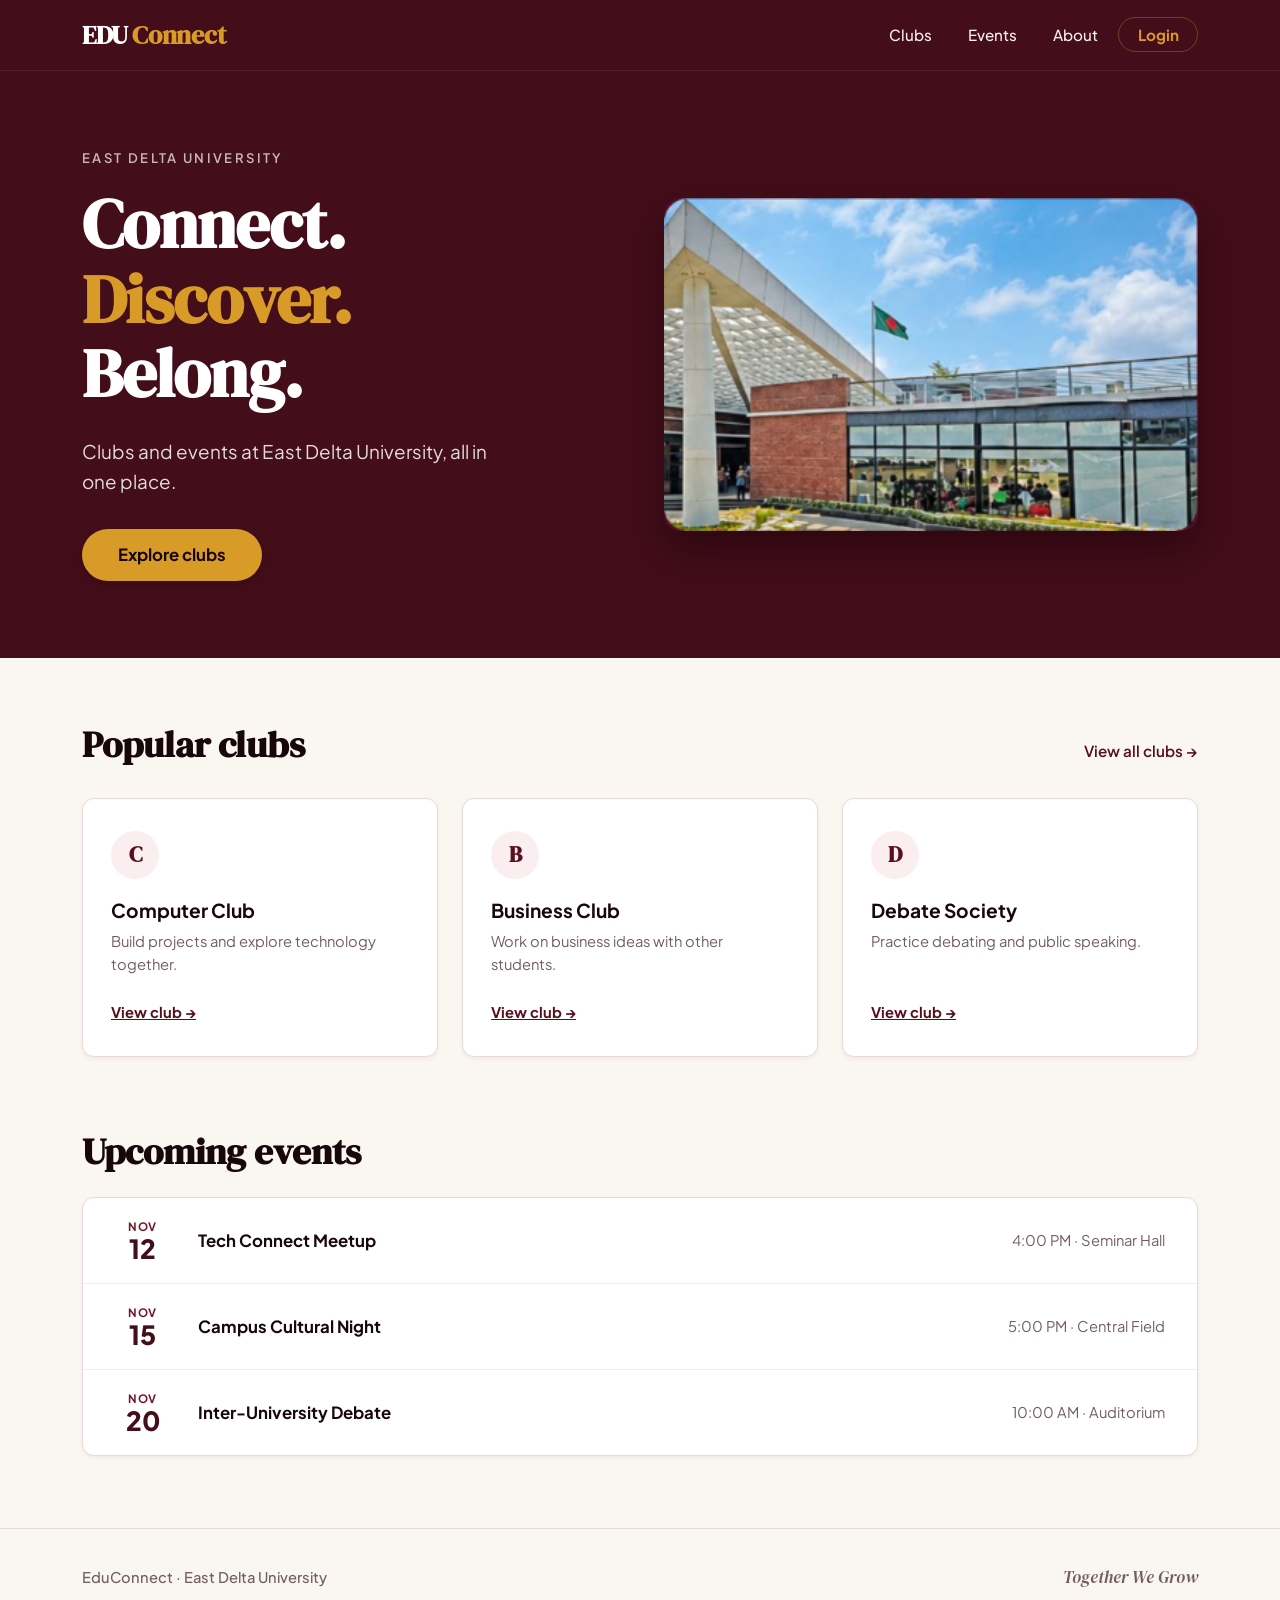
<file: index.html>
<!DOCTYPE html>
<html lang="en">
<head>
  <meta charset="UTF-8">
  <meta name="viewport" content="width=device-width, initial-scale=1.0">
  <title>EDUConnect – East Delta University</title>
  <meta name="description" content="Clubs and events at East Delta University, all in one place. Connect. Discover. Belong.">
  
  <!-- Google Fonts -->
  <link rel="preconnect" href="https://fonts.googleapis.com">
  <link rel="preconnect" href="https://fonts.gstatic.com" crossorigin>
  <link href="https://fonts.googleapis.com/css2?family=DM+Serif+Display:ital@0;1&family=Plus+Jakarta+Sans:wght@300;400;500;600;700;800&display=swap" rel="stylesheet">
  
  <!-- Bootstrap 5 CSS -->
  <link href="https://cdn.jsdelivr.net/npm/bootstrap@5.3.3/dist/css/bootstrap.min.css" rel="stylesheet">
  <!-- Bootstrap Icons -->
  <link href="https://cdn.jsdelivr.net/npm/bootstrap-icons@1.11.3/font/bootstrap-icons.min.css" rel="stylesheet">
  <!-- Custom CSS -->
  <link rel="stylesheet" href="assets/css/style.css">
</head>
<body class="edu-home-page">

  <!-- Navigation Bar (Seamless Deep Maroon) -->
  <nav class="navbar navbar-expand-md home-navbar">
    <div class="container">
      <a class="home-brand d-flex align-items-center gap-1" href="index.html">
        EDU<span class="brand-gold">Connect</span>
      </a>

      <button class="navbar-toggler text-white border-0 shadow-none p-1" type="button" data-bs-toggle="collapse" data-bs-target="#navbarHome" aria-controls="navbarHome" aria-expanded="false" aria-label="Toggle navigation">
        <i class="bi bi-list fs-1 text-white"></i>
      </button>

      <div class="collapse navbar-collapse justify-content-end" id="navbarHome">
        <ul class="navbar-nav align-items-center gap-2 gap-md-1 my-3 my-md-0">
          <li class="nav-item">
            <a class="home-nav-link" href="clubs.html">Clubs</a>
          </li>
          <li class="nav-item">
            <a class="home-nav-link" href="events.html">Events</a>
          </li>
          <li class="nav-item">
            <a class="home-nav-link" href="dashboard.html">About</a>
          </li>
          <li class="nav-item">
            <a class="home-nav-login" href="login.html" id="home-nav-auth-link">Login</a>
          </li>
          
          
        </ul>
      </div>
    </div>
  </nav>

  <!-- Hero Section -->
  <header class="home-hero-section">
    <div class="container">
      <div class="row align-items-center g-4 g-lg-5">
        
        <!-- Left: Kicker, Big Display Serif Headline, Subtitle & Button -->
        <div class="col-lg-6">
          <div class="home-hero-kicker">East Delta University</div>
          
          <h1 class="home-hero-headline">
            Connect.<br>
            <span class="gold-text">Discover.</span><br>
            Belong.
          </h1>

          <p class="home-hero-sub">
            Clubs and events at East Delta University, all in one place.
          </p>

          <a href="clubs.html" class="btn btn-hero-explore">Explore clubs</a>
        </div>

        <!-- Right: Rounded Campus Photo -->
        <div class="col-lg-6">
          <div class="home-hero-img-wrap">
            <img src="assets/img/campus.png" alt="East Delta University Campus" class="home-hero-img img-fluid">
          </div>
        </div>

      </div>
    </div>
  </header>

  <!-- Main Content Area -->
  <main>
    <!-- Popular Clubs Section -->
    <section class="py-5">
      <div class="container py-lg-3">
        <div class="home-section-header">
          <h2 class="home-section-title">Popular clubs</h2>
          <a href="clubs.html" class="home-section-link">View all clubs &rarr;</a>
        </div>

        <div class="row g-4">
          <!-- Card 1: Computer Club -->
          <div class="col-md-4">
            <div class="home-club-card" onclick="window.location.href='club-profile.html?id=club_01'" style="cursor: pointer;">
              <div class="club-circle-avatar">C</div>
              <h3 class="home-club-title">Computer Club</h3>
              <p class="home-club-desc">Build projects and explore technology together.</p>
              <div>
                <a href="club-profile.html?id=club_01" class="home-club-action">View club &rarr;</a>
              </div>
            </div>
          </div>

          <!-- Card 2: Business Club -->
          <div class="col-md-4">
            <div class="home-club-card" onclick="window.location.href='club-profile.html?id=club_04'" style="cursor: pointer;">
              <div class="club-circle-avatar">B</div>
              <h3 class="home-club-title">Business Club</h3>
              <p class="home-club-desc">Work on business ideas with other students.</p>
              <div>
                <a href="club-profile.html?id=club_04" class="home-club-action">View club &rarr;</a>
              </div>
            </div>
          </div>

          <!-- Card 3: Debate Society -->
          <div class="col-md-4">
            <div class="home-club-card" onclick="window.location.href='club-profile.html?id=club_06'" style="cursor: pointer;">
              <div class="club-circle-avatar">D</div>
              <h3 class="home-club-title">Debate Society</h3>
              <p class="home-club-desc">Practice debating and public speaking.</p>
              <div>
                <a href="club-profile.html?id=club_06" class="home-club-action">View club &rarr;</a>
              </div>
            </div>
          </div>
        </div>
      </div>
    </section>

    <!-- Upcoming Events Section -->
    <section class="pb-5 pt-2">
      <div class="container pb-lg-4">
        <h2 class="home-section-title mb-4">Upcoming events</h2>

        <div class="home-events-container">
          
          <!-- Event 1: Tech Connect Meetup -->
          <div class="home-event-row">
            <div class="home-event-date">
              <span class="event-month">NOV</span>
              <span class="event-day">12</span>
            </div>
            <div class="home-event-title-wrap">
              <a href="events.html" class="home-event-title">Tech Connect Meetup</a>
            </div>
            <div class="home-event-meta">
              4:00 PM &middot; Seminar Hall
            </div>
          </div>

          <!-- Event 2: Campus Cultural Night -->
          <div class="home-event-row">
            <div class="home-event-date">
              <span class="event-month">NOV</span>
              <span class="event-day">15</span>
            </div>
            <div class="home-event-title-wrap">
              <a href="events.html" class="home-event-title">Campus Cultural Night</a>
            </div>
            <div class="home-event-meta">
              5:00 PM &middot; Central Field
            </div>
          </div>

          <!-- Event 3: Inter-University Debate -->
          <div class="home-event-row">
            <div class="home-event-date">
              <span class="event-month">NOV</span>
              <span class="event-day">20</span>
            </div>
            <div class="home-event-title-wrap">
              <a href="events.html" class="home-event-title">Inter-University Debate</a>
            </div>
            <div class="home-event-meta">
              10:00 AM &middot; Auditorium
            </div>
          </div>

        </div>
      </div>
    </section>
  </main>

  <!-- Clean Minimalist Footer -->
  <footer class="home-footer">
    <div class="container">
      <div class="d-flex flex-wrap justify-content-between align-items-center gap-3">
        <div class="home-footer-left">
          EduConnect &middot; East Delta University
        </div>
        <div class="home-footer-right">
          Together We Grow
        </div>
      </div>
    </div>
  </footer>

  <!-- Bootstrap 5 Bundle JS -->
  <script src="https://cdn.jsdelivr.net/npm/bootstrap@5.3.3/dist/js/bootstrap.bundle.min.js"></script>
  <!-- Application Data & Script -->
    <script src="assets/js/api.js"></script>
<script src="assets/js/data.js"></script>
  <script src="assets/js/app.js"></script>
</body>
</html>
</file>
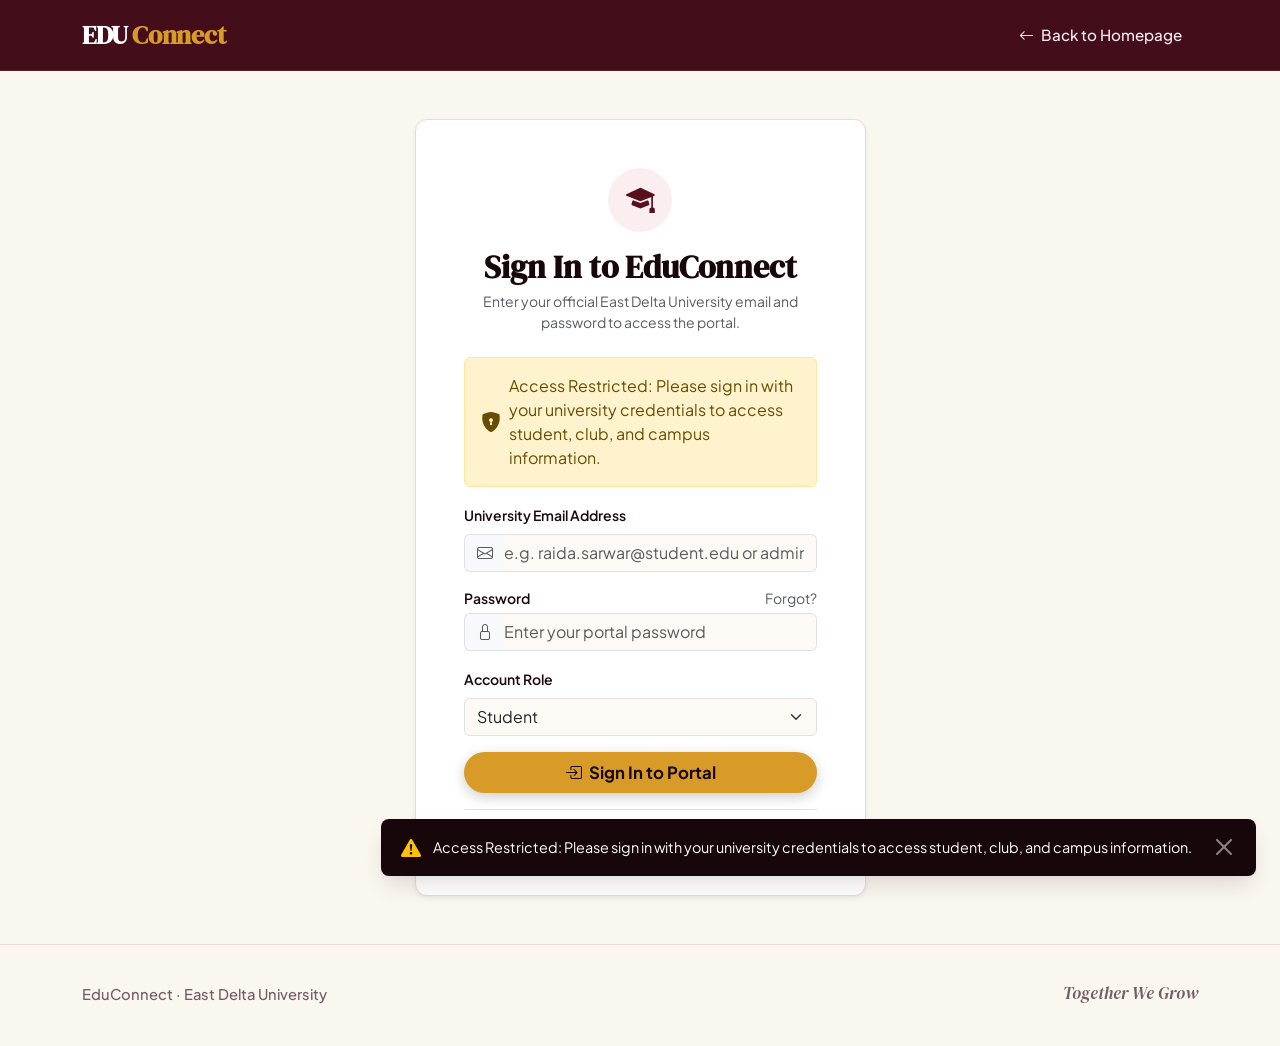
<file: admin.html>
<!DOCTYPE html>
<html lang="en">
<head>
  <meta charset="UTF-8">
  <meta name="viewport" content="width=device-width, initial-scale=1.0">
  <title>Admin Dashboard – EDUConnect</title>
  
  <!-- Google Fonts: Plus Jakarta Sans & DM Serif Display (Brand Typography) -->
  <link rel="preconnect" href="https://fonts.googleapis.com">
  <link rel="preconnect" href="https://fonts.gstatic.com" crossorigin>
  <link href="https://fonts.googleapis.com/css2?family=DM+Serif+Display:ital@0;1&family=Plus+Jakarta+Sans:wght@300;400;500;600;700;800&display=swap" rel="stylesheet">

  <!-- Bootstrap 5 CSS -->
  <link href="https://cdn.jsdelivr.net/npm/bootstrap@5.3.3/dist/css/bootstrap.min.css" rel="stylesheet">
  <!-- Bootstrap Icons -->
  <link href="https://cdn.jsdelivr.net/npm/bootstrap-icons@1.11.3/font/bootstrap-icons.min.css" rel="stylesheet">
  <!-- Custom CSS -->
  <link rel="stylesheet" href="assets/css/style.css">
</head>
<body class="edu-portal-body">

  <!-- Top Navigation Bar (Admin Style with Maroon & Gold) -->
  <nav class="navbar navbar-expand-lg edu-navbar sticky-top">
    <div class="container-fluid px-3 px-lg-4">
      <a class="navbar-brand text-white d-flex align-items-center gap-2" href="admin.html">
        <span class="fw-bold">EDU<span class="brand-gold">Connect</span> <span class="badge ms-1 text-uppercase" style="background-color: var(--edu-gold); color: var(--edu-charcoal); font-size: 0.68rem; font-family: var(--edu-sans);">Admin Panel</span></span>
      </a>

      <button class="navbar-toggler text-white border-0 shadow-none p-1" type="button" data-bs-toggle="collapse" data-bs-target="#navbarAdmin" aria-controls="navbarAdmin" aria-expanded="false" aria-label="Toggle navigation">
        <i class="bi bi-list fs-1 text-white"></i>
      </button>

      <div class="collapse navbar-collapse" id="navbarAdmin">
        <ul class="navbar-nav ms-auto align-items-lg-center gap-1">
          <li class="nav-item">
            <a class="nav-link text-white-50" href="dashboard.html">
              <i class="bi bi-box-arrow-up-right me-1"></i> Student Portal
            </a>
          </li>
          <li class="nav-item">
            <a class="nav-link" href="students.html"><i class="bi bi-people-fill"></i> Students</a>
          </li>
          <li class="nav-item">
            <a class="nav-link" href="clubs.html"><i class="bi bi-flag-fill"></i> Clubs</a>
          </li>
          <li class="nav-item">
            <a class="nav-link" href="events.html"><i class="bi bi-calendar-event-fill"></i> Events</a>
          </li>
          <li class="nav-item">
            <a class="nav-link active brand-gold fw-semibold" href="admin.html"><i class="bi bi-shield-lock-fill"></i> Admin Center</a>
          </li>

          <!-- User Profile & Account Dropdown -->
          <li class="nav-item dropdown ms-lg-2">
            <a class="nav-link dropdown-toggle d-flex align-items-center gap-2 p-1 text-light" href="#" role="button" data-bs-toggle="dropdown" aria-expanded="false">
              <div class="d-flex align-items-center gap-2">
                <img src="https://images.unsplash.com/photo-1573496359142-b8d87734a5a2?auto=format&fit=crop&w=400&q=80" alt="Admin" class="rounded-circle" style="width: 30px; height: 30px; object-fit: cover;">
                <span class="d-none d-xl-inline fw-semibold text-light">Asst. Prof. Saraf Anika</span>
                <span class="badge bg-danger text-white text-capitalize" style="font-size: 0.68rem;">Faculty Admin</span>
              </div>
            </a>
            <ul class="dropdown-menu dropdown-menu-end shadow-sm">
              <li><h6 class="dropdown-header">Faculty Administration</h6></li>
              <li><a class="dropdown-item" href="dashboard.html"><i class="bi bi-speedometer2 me-2"></i>Campus Feed</a></li>
              <li><a class="dropdown-item" href="students.html"><i class="bi bi-people me-2"></i>Student Directory</a></li>
              <li><a class="dropdown-item" href="clubs.html"><i class="bi bi-flag me-2"></i>Club Directory</a></li>
              <li><hr class="dropdown-divider"></li>
              <li><a class="dropdown-item text-danger" href="login.html" data-action="logout" onclick="handleLogout(event)"><i class="bi bi-box-arrow-right me-2"></i>Log Out</a></li>
            </ul>
          </li>
        </ul>
      </div>
    </div>
  </nav>

  <!-- Page Header -->
  <section class="page-header-banner">
    <div class="container-fluid px-3 px-lg-4">
      <div class="d-flex flex-column flex-md-row justify-content-between align-items-md-center gap-3">
        <div>
          <h2 class="serif-heading mb-1">University Administration &amp; Moderation Center</h2>
          <p class="text-muted small mb-0">CSE 242 Web Development &bull; Platform Management &amp; Academic Verification</p>
        </div>
        <div>
          <span class="badge bg-success px-3 py-2 fs-6">
            <i class="bi bi-shield-check me-1"></i> Faculty Clearance Active
          </span>
        </div>
      </div>
    </div>
  </section>

  <!-- Admin Main Container -->
  <main class="container-fluid px-lg-4 py-4 flex-grow-1" id="admin-metrics-container">
    
    <!-- 1. Four Statistic Metric Cards -->
    <div class="row g-3 mb-4">
      <div class="col-sm-6 col-xl-3">
        <div class="stat-card shadow-sm">
          <div>
            <div class="text-muted small fw-semibold text-uppercase">Total Students</div>
            <div class="fs-3 fw-bold text-dark" id="stat-total-students">5</div>
            <div class="text-success small"><i class="bi bi-check-circle-fill me-1"></i>Enrolled Profiles</div>
          </div>
          <div class="stat-icon bg-primary bg-opacity-10 text-primary">
            <i class="bi bi-people-fill"></i>
          </div>
        </div>
      </div>

      <div class="col-sm-6 col-xl-3">
        <div class="stat-card shadow-sm">
          <div>
            <div class="text-muted small fw-semibold text-uppercase">Total Clubs</div>
            <div class="fs-3 fw-bold text-dark" id="stat-total-clubs">5</div>
            <div class="text-info small"><i class="bi bi-flag-fill me-1"></i>Chartered Societies</div>
          </div>
          <div class="stat-icon bg-info bg-opacity-10 text-info">
            <i class="bi bi-building"></i>
          </div>
        </div>
      </div>

      <div class="col-sm-6 col-xl-3">
        <div class="stat-card shadow-sm">
          <div>
            <div class="text-muted small fw-semibold text-uppercase">Pending Verifications</div>
            <div class="fs-3 fw-bold text-warning" id="stat-pending-verifs">2</div>
            <div class="text-muted small"><i class="bi bi-hourglass-split me-1"></i>Requires Approval</div>
          </div>
          <div class="stat-icon bg-warning bg-opacity-10 text-warning">
            <i class="bi bi-patch-exclamation-fill"></i>
          </div>
        </div>
      </div>

      <div class="col-sm-6 col-xl-3">
        <div class="stat-card shadow-sm">
          <div>
            <div class="text-muted small fw-semibold text-uppercase">Flagged Reports</div>
            <div class="fs-3 fw-bold text-danger" id="stat-active-reports">2</div>
            <div class="text-danger small"><i class="bi bi-shield-exclamation me-1"></i>Moderation Queue</div>
          </div>
          <div class="stat-icon bg-danger bg-opacity-10 text-danger">
            <i class="bi bi-flag-fill"></i>
          </div>
        </div>
      </div>
    </div>

    <!-- Admin Tabs: Verifications, User Management, Club Management, Moderation -->
    <div class="edu-card shadow-sm mb-4">
      <div class="edu-card-header bg-white border-bottom">
        <ul class="nav nav-pills card-header-pills" id="adminMainTabs" role="tablist">
          <li class="nav-item">
            <button class="nav-link active fw-semibold" id="tab-verifs" data-bs-toggle="pill" data-bs-target="#content-verifs" type="button" role="tab">
              <i class="bi bi-patch-check-fill me-1 text-primary"></i> Pending Verifications
            </button>
          </li>
          <li class="nav-item">
            <button class="nav-link fw-semibold" id="tab-users" data-bs-toggle="pill" data-bs-target="#content-users" type="button" role="tab">
              <i class="bi bi-people me-1"></i> Student Directory
            </button>
          </li>
          <li class="nav-item">
            <button class="nav-link fw-semibold" id="tab-clubs" data-bs-toggle="pill" data-bs-target="#content-clubs" type="button" role="tab">
              <i class="bi bi-flag me-1"></i> Club Management
            </button>
          </li>
          <li class="nav-item">
            <button class="nav-link fw-semibold text-danger" id="tab-reports" data-bs-toggle="pill" data-bs-target="#content-reports" type="button" role="tab">
              <i class="bi bi-shield-exclamation me-1"></i> Moderation Reports
            </button>
          </li>
        </ul>
      </div>

      <div class="tab-content p-4" id="adminTabContent">

        <!-- TAB 1: PENDING VERIFICATIONS (STUDENTS & CLUBS) -->
        <div class="tab-pane fade show active" id="content-verifs" role="tabpanel">
          <div class="d-flex justify-content-between align-items-center mb-3">
            <div>
              <h5 class="fw-bold mb-1">Identity &amp; Charter Verification Queue</h5>
              <p class="text-muted small mb-0">Approve or reject student university status and new campus club charter petitions.</p>
            </div>
          </div>

          <div class="table-responsive">
            <table class="table table-hover align-middle">
              <thead class="table-light small text-muted text-uppercase">
                <tr>
                  <th>Type</th>
                  <th>Applicant Name / Entity</th>
                  <th>Department / Category</th>
                  <th>Proof Document</th>
                  <th>Status</th>
                  <th>Review Action</th>
                </tr>
              </thead>
              <tbody id="verifications-table-body">
                <!-- Dynamically populated by admin.js -->
              </tbody>
            </table>
          </div>
        </div>

        <!-- TAB 2: USER MANAGEMENT -->
        <div class="tab-pane fade" id="content-users" role="tabpanel">
          <div class="d-flex justify-content-between align-items-center mb-3">
            <div>
              <h5 class="fw-bold mb-1">Enrolled Students Database</h5>
              <p class="text-muted small mb-0">Directly manage student verification badges and review academic standing.</p>
            </div>
          </div>

          <div class="table-responsive">
            <table class="table table-hover align-middle">
              <thead class="table-light small text-muted text-uppercase">
                <tr>
                  <th>Student Info</th>
                  <th>Student ID</th>
                  <th>Department</th>
                  <th>Verification Status</th>
                  <th>Actions</th>
                </tr>
              </thead>
              <tbody id="admin-users-table-body">
                <!-- Dynamically populated by admin.js -->
              </tbody>
            </table>
          </div>
        </div>

        <!-- TAB 3: CLUB DIRECTORY MANAGEMENT -->
        <div class="tab-pane fade" id="content-clubs" role="tabpanel">
          <div class="d-flex justify-content-between align-items-center mb-3">
            <div>
              <h5 class="fw-bold mb-1">Chartered Campus Organizations</h5>
              <p class="text-muted small mb-0">Overview of official university student clubs, advisors, and recruitment statuses.</p>
            </div>
          </div>

          <div class="table-responsive">
            <table class="table table-hover align-middle">
              <thead class="table-light small text-muted text-uppercase">
                <tr>
                  <th>Club</th>
                  <th>Category</th>
                  <th>Faculty Advisor</th>
                  <th>Members</th>
                  <th>Recruitment</th>
                  <th>Actions</th>
                </tr>
              </thead>
              <tbody id="admin-clubs-table-body">
                <!-- Dynamically populated by admin.js -->
              </tbody>
            </table>
          </div>
        </div>

        <!-- TAB 4: MODERATION REPORTS -->
        <div class="tab-pane fade" id="content-reports" role="tabpanel">
          <div class="d-flex justify-content-between align-items-center mb-3">
            <div>
              <h5 class="fw-bold mb-1 text-danger">Reported Items &amp; Content Moderation</h5>
              <p class="text-muted small mb-0">Review posts or profiles flagged by students for code-of-conduct violations.</p>
            </div>
          </div>

          <div class="table-responsive">
            <table class="table table-hover align-middle">
              <thead class="table-light small text-muted text-uppercase">
                <tr>
                  <th>Flagged Content</th>
                  <th>Reported By</th>
                  <th>Reason / Violation</th>
                  <th>Resolution Status</th>
                  <th>Moderation Actions</th>
                </tr>
              </thead>
              <tbody id="admin-reports-table-body">
                <!-- Dynamically populated by admin.js -->
              </tbody>
            </table>
          </div>
        </div>

      </div>
    </div>

  </main>

  <!-- Standard University Portal Footer -->
  <footer class="edu-portal-footer mt-auto">
    <div class="container-fluid px-3 px-lg-4 text-center">
      <p class="mb-1 fw-semibold">EDUConnect &bull; East Delta University</p>
      <p class="small text-muted mb-0">Empowering student engagement, academic excellence, and campus community &copy; 2026</p>
    </div>
  </footer>

  <!-- Bootstrap 5 Bundle JS -->
  <script src="https://cdn.jsdelivr.net/npm/bootstrap@5.3.3/dist/js/bootstrap.bundle.min.js"></script>
  <!-- Application Scripts -->
    <script src="assets/js/api.js"></script>
<script src="assets/js/data.js"></script>
  <script src="assets/js/app.js"></script>
  <script src="assets/js/admin.js"></script>
</body>
</html>
</file>
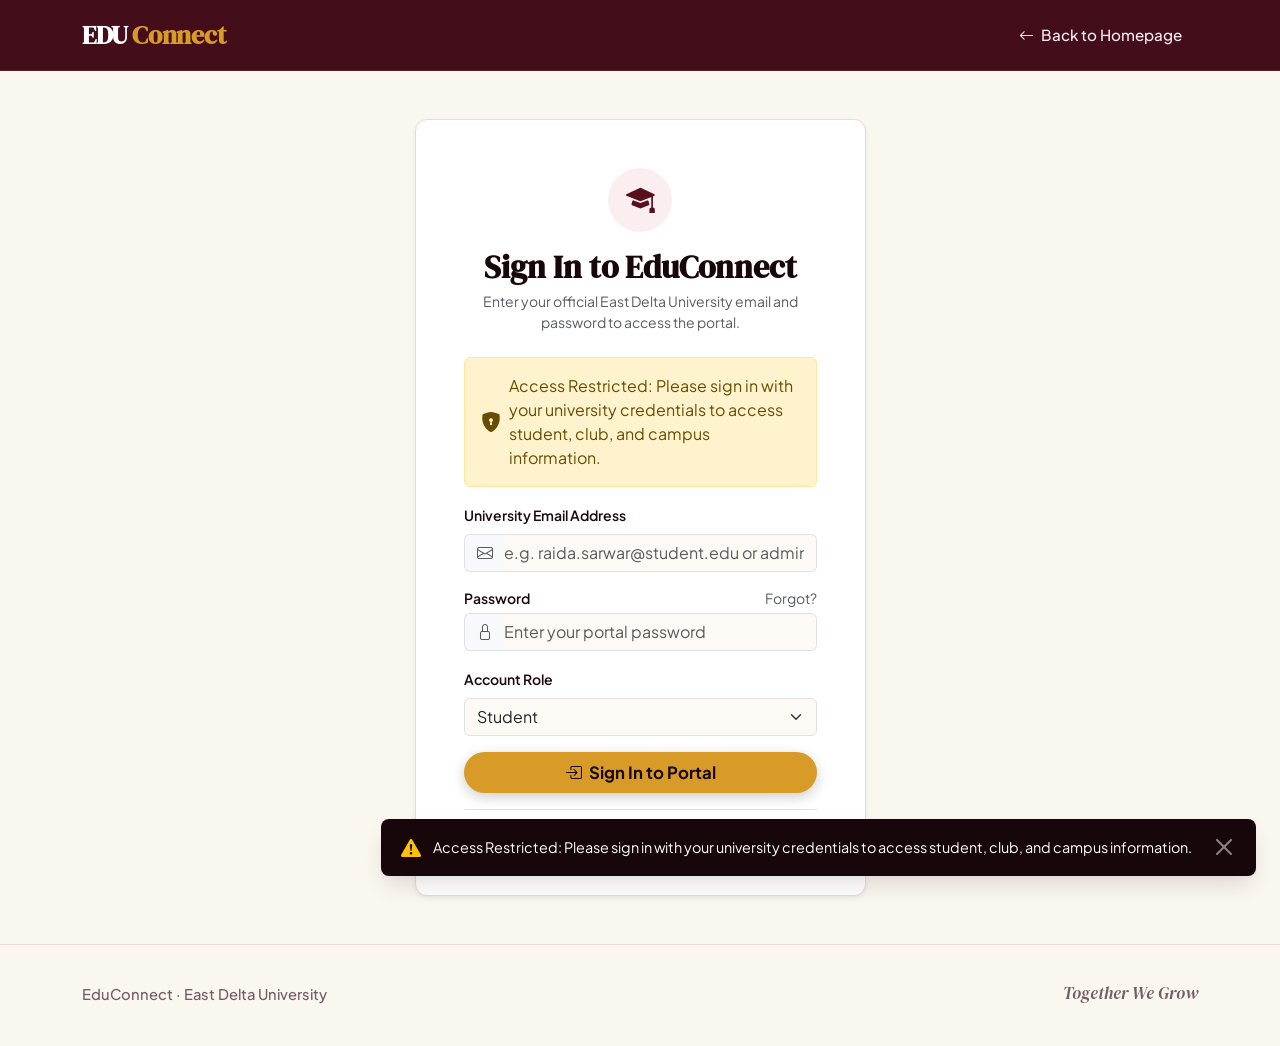
<file: club-profile.html>
<!DOCTYPE html>
<html lang="en">
<head>
  <meta charset="UTF-8">
  <meta name="viewport" content="width=device-width, initial-scale=1.0">
  <title>Computer Club – EDUConnect</title>
  
  <!-- Google Fonts -->
  <link rel="preconnect" href="https://fonts.googleapis.com">
  <link rel="preconnect" href="https://fonts.gstatic.com" crossorigin>
  <link href="https://fonts.googleapis.com/css2?family=DM+Serif+Display:ital@0;1&family=Plus+Jakarta+Sans:wght@300;400;500;600;700;800&display=swap" rel="stylesheet">
  
  <!-- Bootstrap 5 CSS -->
  <link href="https://cdn.jsdelivr.net/npm/bootstrap@5.3.3/dist/css/bootstrap.min.css" rel="stylesheet">
  <!-- Bootstrap Icons -->
  <link href="https://cdn.jsdelivr.net/npm/bootstrap-icons@1.11.3/font/bootstrap-icons.min.css" rel="stylesheet">
  <!-- Custom CSS -->
  <link rel="stylesheet" href="assets/css/style.css">
</head>
<body class="edu-portal-body">

  <!-- Top Navigation Bar (Dark Maroon Theme) -->
  <nav class="navbar navbar-expand-lg edu-navbar sticky-top">
    <div class="container-fluid px-3 px-lg-4">
      <a class="navbar-brand d-flex align-items-center gap-2" href="index.html">
        <span class="fw-bold">EDU<span class="brand-gold">Connect</span></span>
      </a>

      <!-- Universal Search Bar (Desktop) -->
      <form class="d-none d-lg-flex me-auto position-relative navbar-search-form ms-2 ms-lg-3" action="students.html">
        <span class="position-absolute top-50 start-0 translate-middle-y ms-3 text-white-50">
          <i class="bi bi-search"></i>
        </span>
        <input class="form-control form-control-sm ps-5 bg-white bg-opacity-10 border-secondary text-white placeholder-light" type="search" name="q" placeholder="Search students, clubs, events..." aria-label="Search" style="border-radius: 9999px;">
      </form>

      <button class="navbar-toggler text-white border-0 shadow-none p-1" type="button" data-bs-toggle="collapse" data-bs-target="#navbarPortal" aria-controls="navbarPortal" aria-expanded="false" aria-label="Toggle navigation">
        <i class="bi bi-list fs-1 text-white"></i>
      </button>

      <div class="collapse navbar-collapse" id="navbarPortal">
        <!-- Universal Mobile Search in Drawer -->
        <form class="d-flex d-lg-none my-3 position-relative" action="students.html">
          <span class="position-absolute top-50 start-0 translate-middle-y ms-3 text-white-50">
            <i class="bi bi-search"></i>
          </span>
          <input class="form-control form-control-sm ps-5 bg-white bg-opacity-10 border-secondary text-white placeholder-light w-100" type="search" name="q" placeholder="Search students, clubs, events..." aria-label="Search" style="border-radius: 9999px;">
        </form>

        <ul class="navbar-nav ms-auto align-items-lg-center gap-1">
          <li class="nav-item">
            <a class="nav-link" href="dashboard.html"><i class="bi bi-house-door-fill"></i> Home</a>
          </li>
          <li class="nav-item">
            <a class="nav-link" href="students.html"><i class="bi bi-people-fill"></i> Students</a>
          </li>
          <li class="nav-item">
            <a class="nav-link active brand-gold" href="clubs.html"><i class="bi bi-flag-fill"></i> Clubs</a>
          </li>
          <li class="nav-item">
            <a class="nav-link" href="events.html"><i class="bi bi-calendar-event-fill"></i> Events</a>
          </li>
          <li class="nav-item">
            <a class="nav-link position-relative" href="notifications.html">
              <i class="bi bi-bell-fill"></i> Notifications
              <span class="nav-badge-pill" id="nav-notif-badge" style="display: none;">0</span>
            </a>
          </li>
          <li class="nav-item">
            <a class="nav-link fw-semibold" style="color: #f87171 !important;" href="admin.html"><i class="bi bi-shield-lock-fill"></i> Admin</a>
          </li>

          <!-- User Profile & Account Dropdown -->
          <li class="nav-item dropdown ms-lg-2">
            <a class="nav-link dropdown-toggle d-flex align-items-center gap-2 p-1 text-light" href="#" role="button" data-bs-toggle="dropdown" aria-expanded="false">
              <div id="nav-user-chip" class="d-flex align-items-center gap-2">
                <img src="https://images.unsplash.com/photo-1534528741775-53994a69daeb?auto=format&fit=crop&w=400&q=80" 
                     alt="User" class="rounded-circle" style="width: 30px; height: 30px; object-fit: cover;">
                <span class="d-none d-xl-inline fw-semibold text-light">Farhan Ahmed</span>
                <span class="badge bg-secondary text-white text-capitalize" style="font-size: 0.68rem;">Student</span>
              </div>
            </a>
            <ul class="dropdown-menu dropdown-menu-end shadow-sm">
              <li><h6 class="dropdown-header">Student Account</h6></li>
              <li><a class="dropdown-item" href="profile.html"><i class="bi bi-person-circle me-2"></i>View My Profile</a></li>
              <li><a class="dropdown-item" href="events.html"><i class="bi bi-calendar-event me-2"></i>Campus Events</a></li>
              <li><a class="dropdown-item" href="notifications.html"><i class="bi bi-bell me-2"></i>Notifications</a></li>
              <li><hr class="dropdown-divider"></li>
              <li><a class="dropdown-item text-danger" href="login.html" data-action="logout" onclick="handleLogout(event)"><i class="bi bi-box-arrow-right me-2"></i>Log Out</a></li>
            </ul>
          </li>
        </ul>
      </div>
    </div>
  </nav>

  <!-- Hero Section -->
  <header class="club-profile-hero" style="background-image: url('https://images.unsplash.com/photo-1531482615713-2afd69097998?auto=format&fit=crop&w=1600&q=80');">
    <div class="container club-hero-content">
      <div class="row align-items-center g-4">
        
        <!-- Left Hero: Emblem, Club Name, Tagline, Actions -->
        <div class="col-lg-6">
          <!-- Round Club Emblem -->
          <div class="club-emblem-wrap">
            <i class="bi bi-cpu club-emblem-icon" id="club-emblem-icon"></i>
          </div>

          <h1 class="club-title-serif" id="club-hero-name">Computer Club</h1>
          <p class="club-subtitle-gold" id="club-hero-dept">Department of Computer Science &amp; Engineering</p>

          <div class="d-flex align-items-center gap-3 flex-wrap">
            <button class="btn-gold-pill" id="btn-club-interested" onclick="toggleClubInterested()">
              <i class="bi bi-plus-lg"></i> Interested (<span id="club-interested-count">128</span>)
            </button>
            <a href="mailto:computer.club@student.edu" class="btn-pill-dark text-decoration-none">
              <i class="bi bi-envelope me-1"></i> Email
            </a>
          </div>
        </div>

        <!-- Right Hero: Featured 4-Polaroid Grid -->
        <div class="col-lg-6">
          <div class="featured-label text-lg-end mb-2">
            Featured — Tap a card to view detail or register
          </div>

          <div class="featured-polaroid-grid">
            
            <!-- Polaroid 1: Our Story (links to About) -->
            <a href="#about" class="featured-polaroid-card">
              <div class="polaroid-media-box maroon-bg" style="background-image: url('https://images.unsplash.com/photo-1522071820081-009f0129c71c?auto=format&fit=crop&w=500&q=80'); background-size: cover; background-position: center;">
                <span class="badge bg-dark bg-opacity-75"><i class="bi bi-image me-1"></i>Story</span>
              </div>
              <div class="polaroid-content">
                <div class="polaroid-title">Our story</div>
                <div class="polaroid-sub">About &amp; goals</div>
              </div>
            </a>

            <!-- Polaroid 2: Hackathon 2026 (links to Events) -->
            <a href="#events" class="featured-polaroid-card">
              <div class="polaroid-media-box gold-bg" style="background-image: url('https://images.unsplash.com/photo-1504384308090-c894fdcc538d?auto=format&fit=crop&w=500&q=80'); background-size: cover; background-position: center;">
                <span class="badge bg-dark bg-opacity-75"><i class="bi bi-calendar-event me-1"></i>Event</span>
              </div>
              <div class="polaroid-content">
                <div class="polaroid-title">Hackathon 2026</div>
                <div class="polaroid-sub">Events</div>
              </div>
            </a>

            <!-- Polaroid 3: Join the team (links to Recruitments) -->
            <a href="#recruitments" class="featured-polaroid-card">
              <div class="polaroid-media-box maroon-bg" style="background-image: url('https://images.unsplash.com/photo-1531497865144-0464ef8fb9a9?auto=format&fit=crop&w=500&q=80'); background-size: cover; background-position: center;">
                <span class="badge bg-dark bg-opacity-75"><i class="bi bi-person-plus me-1"></i>Hiring</span>
              </div>
              <div class="polaroid-content">
                <div class="polaroid-title">Join the team</div>
                <div class="polaroid-sub">Recruitments</div>
              </div>
            </a>

            <!-- Polaroid 4: National finalists (links to Achievements) -->
            <a href="#achievements" class="featured-polaroid-card">
              <div class="polaroid-media-box charcoal-bg" style="background-image: url('https://images.unsplash.com/photo-1567427017947-545c5f8d16ad?auto=format&fit=crop&w=500&q=80'); background-size: cover; background-position: center;">
                <span class="badge bg-dark bg-opacity-75"><i class="bi bi-trophy me-1"></i>Awards</span>
              </div>
              <div class="polaroid-content">
                <div class="polaroid-title">National finalists</div>
                <div class="polaroid-sub">Achievements</div>
              </div>
            </a>

          </div>
        </div>

      </div>
    </div>
  </header>

  <!-- Club Meta Strip -->
  <div class="club-meta-strip">
    <div class="container">
      <div class="d-flex flex-column flex-md-row align-items-md-center justify-content-between gap-3">
        <!-- Email address -->
        <div class="small">
          <span class="text-white-50 me-2">Email address:</span>
          <a href="mailto:club@university.edu" class="text-white fw-bold text-decoration-none">club@university.edu</a>
        </div>

        <!-- Social Media Buttons -->
        <div class="d-flex align-items-center gap-2 flex-wrap">
          <span class="text-white-50 small me-1">Social media:</span>
          <a href="https://linkedin.com" target="_blank" class="social-pill-btn">LinkedIn</a>
          <a href="https://facebook.com" target="_blank" class="social-pill-btn">Facebook</a>
          <a href="https://instagram.com" target="_blank" class="social-pill-btn">Instagram</a>
        </div>

        <!-- Interested CTA -->
        <div class="d-flex align-items-center gap-2">
          <span class="text-white-50 small">Interested?</span>
          <button class="btn-gold-pill py-1 px-3" style="font-size: 0.82rem;" onclick="toggleClubInterested()">
            <i class="bi bi-plus-lg"></i> Interested
          </button>
        </div>
      </div>
    </div>
  </div>

  <!-- Subnav Section Navigation Pills -->
  <nav class="subnav-pills-bar sticky-top shadow-sm" style="z-index: 990;">
    <div class="container">
      <div class="d-flex justify-content-center justify-content-md-start gap-2 gap-md-3 flex-wrap">
        <a href="#about" class="subnav-pill active">About &amp; goals</a>
        <a href="#events" class="subnav-pill">Events</a>
        <a href="#recruitments" class="subnav-pill">Active recruitments</a>
        <a href="#achievements" class="subnav-pill">Achievements</a>
      </div>
    </div>
  </nav>

  <!-- SECTION 1: About & Goals -->
  <section class="py-5" id="about">
    <div class="container py-2">
      <h2 class="club-section-heading text-dark">About &amp; goals</h2>

      <div class="row g-4 g-lg-5 align-items-start mb-5">
        <!-- Left Statement -->
        <div class="col-lg-7">
          <h4 class="fw-bold lh-base" style="font-family: var(--club-serif); color: var(--edu-maroon); font-size: clamp(1.3rem, 2.5vw, 1.65rem);">
            Empowering student engineers and creative technologists to build transformative digital solutions, lead collaborative ventures, and pioneer innovation at East Delta University.
          </h4>
          <p class="text-secondary mt-3" style="line-height: 1.7; font-size: 1.05rem;">
            We run student-led workshops, hackathons, and industry mentorship across campus. The aim is to use what we learn in class in real development work.
          </p>
        </div>

        <!-- Right Goals List -->
        <div class="col-lg-5">
          <div class="p-3 bg-light rounded-3 border-start border-4 border-warning">
            <ul class="club-goals-list mb-0">
              <li><i class="bi bi-chevron-right text-warning me-2"></i><strong>Hands-on Engineering:</strong> Build production-ready web and AI software prototypes.</li>
              <li><i class="bi bi-chevron-right text-warning me-2"></i><strong>Mentorship:</strong> Train freshers in competitive programming &amp; system architecture.</li>
              <li><i class="bi bi-chevron-right text-warning me-2"></i><strong>Competition:</strong> Represent the university at national hackathons and robotics cups.</li>
            </ul>
          </div>
        </div>
      </div>

      <!-- 3 Photo Cards: Team, Workshop, Meetup -->
      <div class="row g-4">
        <div class="col-md-4">
          <div class="club-photo-card maroon" style="background-image: linear-gradient(to top, rgba(82, 15, 27, 0.88), rgba(82, 15, 27, 0.4)), url('https://images.unsplash.com/photo-1522071820081-009f0129c71c?auto=format&fit=crop&w=600&q=80'); background-size: cover; background-position: center;">
            <span class="club-photo-label">Executive Leadership</span>
          </div>
        </div>
        <div class="col-md-4">
          <div class="club-photo-card maroon" style="background-image: linear-gradient(to top, rgba(82, 15, 27, 0.88), rgba(82, 15, 27, 0.4)), url('https://images.unsplash.com/photo-1531497865144-0464ef8fb9a9?auto=format&fit=crop&w=600&q=80'); background-size: cover; background-position: center;">
            <span class="club-photo-label">Technical Workshop</span>
          </div>
        </div>
        <div class="col-md-4">
          <div class="club-photo-card gold" style="background-image: linear-gradient(to top, rgba(184, 134, 29, 0.88), rgba(184, 134, 29, 0.4)), url('https://images.unsplash.com/photo-1528605248644-14dd04022da1?auto=format&fit=crop&w=600&q=80'); background-size: cover; background-position: center;">
            <span class="club-photo-label">Developer Meetup</span>
          </div>
        </div>
      </div>

    </div>
  </section>

  <!-- SECTION 2: Events (Deep Wine Background) -->
  <section class="club-events-section" id="events">
    <div class="container">
      <h2 class="club-section-heading">Events</h2>

      <!-- Ticket 1 -->
      <div class="event-ticket-card">
        <div class="d-flex align-items-center flex-grow-1">
          <div class="ticket-date-block">
            <div class="ticket-date-num">24</div>
            <div class="ticket-date-mon">Nov</div>
          </div>
          <div class="ticket-info-block">
            <h4 class="ticket-title">EDU TechFest 2026: National Hackathon</h4>
            <div class="ticket-meta">
              <i class="bi bi-clock me-1"></i> 10:00 AM &bull; <i class="bi bi-geo-alt me-1"></i> Auditorium &bull; <span>24-hour campus hackathon with cash prizes &amp; industry judges.</span>
            </div>
          </div>
        </div>
        <div class="ms-3">
          <button class="btn-maroon-pill" onclick="registerClubEventPrompt('EDU TechFest 2026')">
            Register
          </button>
        </div>
      </div>

      <!-- Ticket 2 -->
      <div class="event-ticket-card">
        <div class="d-flex align-items-center flex-grow-1">
          <div class="ticket-date-block">
            <div class="ticket-date-num">02</div>
            <div class="ticket-date-mon">Dec</div>
          </div>
          <div class="ticket-info-block">
            <h4 class="ticket-title">Building Intelligent Agents with Python</h4>
            <div class="ticket-meta">
              <i class="bi bi-clock me-1"></i> 2:00 PM &bull; <i class="bi bi-geo-alt me-1"></i> Lab 3 &bull; <span>Hands-on AI coding session and live project deployments.</span>
            </div>
          </div>
        </div>
        <div class="ms-3">
          <button class="btn-maroon-pill" onclick="registerClubEventPrompt('Building Intelligent Agents with Python')">
            Register
          </button>
        </div>
      </div>

      <!-- 3 Event Photo Cards -->
      <div class="row g-4 mt-3">
        <div class="col-md-4">
          <div class="club-photo-card maroon" style="background-image: linear-gradient(to top, rgba(99, 20, 34, 0.85), rgba(99, 20, 34, 0.4)), url('https://images.unsplash.com/photo-1504384308090-c894fdcc538d?auto=format&fit=crop&w=600&q=80'); background-size: cover;">
            <span class="club-photo-label">TechFest Opening Ceremony</span>
          </div>
        </div>
        <div class="col-md-4">
          <div class="club-photo-card gold" style="background-image: linear-gradient(to top, rgba(184, 134, 29, 0.85), rgba(184, 134, 29, 0.4)), url('https://images.unsplash.com/photo-1540575467063-178a50c2df87?auto=format&fit=crop&w=600&q=80'); background-size: cover;">
            <span class="club-photo-label">Competitive Coding Sprint</span>
          </div>
        </div>
        <div class="col-md-4">
          <div class="club-photo-card charcoal" style="background-image: linear-gradient(to top, rgba(43, 34, 39, 0.85), rgba(43, 34, 39, 0.4)), url('https://images.unsplash.com/photo-1475721027785-f74eccf877e2?auto=format&fit=crop&w=600&q=80'); background-size: cover;">
            <span class="club-photo-label">Project Showcase &amp; Presentation</span>
          </div>
        </div>
      </div>

    </div>
  </section>

  <!-- SECTION 3: Active Recruitments -->
  <section class="py-5 bg-white" id="recruitments">
    <div class="container py-2">
      <h2 class="club-section-heading text-dark">Active recruitments</h2>

      <div class="row g-4 mb-4">
        
        <!-- Recruitment Card 1 -->
        <div class="col-md-6">
          <div class="recruitment-card">
            <span class="recruitment-close-pill">Closes 30 Nov</span>
            <h4 class="recruitment-role-title">Executive Web Developer</h4>
            <p class="recruitment-desc">
              Skills needed: HTML5, CSS3, JavaScript, PHP &bull; 5 hrs/week &bull; Build and maintain the university club portal and hackathon platforms.
            </p>
            <button class="btn-maroon-pill align-self-start" data-bs-toggle="modal" data-bs-target="#applyModal" onclick="setApplyRole('Executive Web Developer')">
              Apply
            </button>
          </div>
        </div>

        <!-- Recruitment Card 2 -->
        <div class="col-md-6">
          <div class="recruitment-card">
            <span class="recruitment-close-pill">Closes 05 Dec</span>
            <h4 class="recruitment-role-title">Creative Design &amp; Media Associate</h4>
            <p class="recruitment-desc">
              Skills needed: UI/UX, Figma, Poster Design &bull; 4 hrs/week &bull; Produce digital posters, banners, and video recaps for campus events.
            </p>
            <button class="btn-maroon-pill align-self-start" data-bs-toggle="modal" data-bs-target="#applyModal" onclick="setApplyRole('Creative Design & Media Associate')">
              Apply
            </button>
          </div>
        </div>

      </div>

      <!-- 3 Team Photo Cards -->
      <div class="row g-4">
        <div class="col-md-4">
          <div class="club-photo-card maroon" style="background-image: linear-gradient(to top, rgba(99, 20, 34, 0.85), rgba(99, 20, 34, 0.4)), url('https://images.unsplash.com/photo-1522202176988-66273c2fd55f?auto=format&fit=crop&w=600&q=80'); background-size: cover;">
            <span class="club-photo-label">Executive Committee 2026</span>
          </div>
        </div>
        <div class="col-md-4">
          <div class="club-photo-card maroon" style="background-image: linear-gradient(to top, rgba(99, 20, 34, 0.85), rgba(99, 20, 34, 0.4)), url('https://images.unsplash.com/photo-1523240795612-9a054b0db644?auto=format&fit=crop&w=600&q=80'); background-size: cover;">
            <span class="club-photo-label">Core Organizing Team</span>
          </div>
        </div>
        <div class="col-md-4">
          <div class="club-photo-card gold" style="background-image: linear-gradient(to top, rgba(184, 134, 29, 0.85), rgba(184, 134, 29, 0.4)), url('https://images.unsplash.com/photo-1517048676732-d65bc937f952?auto=format&fit=crop&w=600&q=80'); background-size: cover;">
            <span class="club-photo-label">General Member Orientation</span>
          </div>
        </div>
      </div>

    </div>
  </section>

  <!-- SECTION 4: Achievements (Warm Mustard Gold Background) -->
  <section class="club-achievements-section" id="achievements">
    <div class="container">
      <h2 class="club-section-heading">Achievements</h2>

      <!-- 3 Big Stat Metric Columns -->
      <div class="row g-4 mb-4">
        <div class="col-md-4">
          <div class="achievement-stat-num">1st</div>
          <div class="achievement-stat-title">Inter-University Contest</div>
          <div class="achievement-stat-sub">2025 &bull; National Hackathon Champions</div>
        </div>

        <div class="col-md-4">
          <div class="achievement-stat-num">5&times;</div>
          <div class="achievement-stat-title">Best Club of the Year</div>
          <div class="achievement-stat-sub">Awarded by University Student Affairs</div>
        </div>

        <div class="col-md-4">
          <div class="achievement-stat-num">500+</div>
          <div class="achievement-stat-title">Students Trained</div>
          <div class="achievement-stat-sub">Workshops &amp; developer bootcamps since 2019</div>
        </div>
      </div>

      <!-- 3 Trophy & Award Photo Cards -->
      <div class="row g-4">
        <div class="col-md-4">
          <div class="club-photo-card maroon" style="background-image: linear-gradient(to top, rgba(82, 15, 27, 0.88), rgba(82, 15, 27, 0.4)), url('https://images.unsplash.com/photo-1567427017947-545c5f8d16ad?auto=format&fit=crop&w=600&q=80'); background-size: cover;">
            <span class="club-photo-label">National Hackathon Trophy 2025</span>
          </div>
        </div>
        <div class="col-md-4">
          <div class="club-photo-card maroon" style="background-image: linear-gradient(to top, rgba(82, 15, 27, 0.88), rgba(82, 15, 27, 0.4)), url('https://images.unsplash.com/photo-1578269174936-2709b6aeb913?auto=format&fit=crop&w=600&q=80'); background-size: cover;">
            <span class="club-photo-label">Excellence in Leadership Award</span>
          </div>
        </div>
        <div class="col-md-4">
          <div class="club-photo-card charcoal" style="background-image: linear-gradient(to top, rgba(43, 34, 39, 0.88), rgba(43, 34, 39, 0.4)), url('https://images.unsplash.com/photo-1511578314322-379afb476865?auto=format&fit=crop&w=600&q=80'); background-size: cover;">
            <span class="club-photo-label">Champion Delegation Team</span>
          </div>
        </div>
      </div>

    </div>
  </section>

  <!-- Standard University Portal Footer -->
  <footer class="edu-portal-footer mt-auto">
    <div class="container-fluid px-3 px-lg-4 text-center">
      <p class="mb-1 fw-semibold">EDUConnect &bull; East Delta University</p>
      <p class="small text-muted mb-0">Empowering student engagement, academic excellence, and campus community &copy; 2026</p>
    </div>
  </footer>

  <!-- Application Modal for Recruitment -->
  <div class="modal fade" id="applyModal" tabindex="-1" aria-hidden="true">
    <div class="modal-dialog modal-dialog-centered">
      <div class="modal-content">
        <div class="modal-header bg-maroon text-white">
          <h5 class="modal-title fw-bold" id="applyModalTitle">Apply for Recruitment</h5>
          <button type="button" class="btn-close btn-close-white" data-bs-dismiss="modal" aria-label="Close"></button>
        </div>
        <form id="recruitment-apply-form" onsubmit="submitRecruitmentApplication(event)">
          <div class="modal-body p-4">
            <div class="mb-3">
              <label class="form-label small fw-semibold">Target Position</label>
              <input type="text" class="form-control" id="modal-role-input" readonly>
            </div>
            <div class="mb-3">
              <label class="form-label small fw-semibold">Student ID &amp; Full Name</label>
              <input type="text" class="form-control" id="modal-student-info" value="Farhan Ahmed (2023-1-60-045)" readonly>
            </div>
            <div class="mb-3">
              <label class="form-label small fw-semibold">Statement of Interest / Experience <span class="text-danger">*</span></label>
              <textarea class="form-control" id="modal-statement" rows="3" placeholder="Briefly describe your relevant projects and why you'd like to join..." required></textarea>
            </div>
          </div>
          <div class="modal-footer">
            <button type="button" class="btn btn-light" data-bs-dismiss="modal">Cancel</button>
            <button type="submit" class="btn-maroon-pill">Submit Application</button>
          </div>
        </form>
      </div>
    </div>
  </div>

  <!-- Bootstrap 5 Bundle JS -->
  <script src="https://cdn.jsdelivr.net/npm/bootstrap@5.3.3/dist/js/bootstrap.bundle.min.js"></script>
  <!-- Application Scripts -->
    <script src="assets/js/api.js"></script>
<script src="assets/js/data.js"></script>
  <script src="assets/js/app.js"></script>

  <!-- Interactive script for Club Profile page -->
  <script>
    /**
     * EDUConnect - Club Profile Interactive Controller
     * Handles interest tracking, recruitment application submission,
     * and event RSVP notifications for this club.
     */

    let interestedCount = 128;
    let isInterested = false;
    let activeClubId = 'club_01';

    // Initialize Club Profile state once DOM is loaded
    document.addEventListener('DOMContentLoaded', () => {
      const urlParams = new URLSearchParams(window.location.search);
      activeClubId = urlParams.get('id') || 'club_01';
      const clubs = getStorage(STORAGE_KEYS.CLUBS, INITIAL_CLUBS);
      const club = clubs.find(c => c.id === activeClubId) || clubs[0];

      // Dynamically populate club header if non-default club is selected
      if (club && club.id !== 'club_01') {
        const titleEl = document.getElementById('club-hero-name');
        if (titleEl) titleEl.textContent = club.name.replace(/^EDU\s+/, '');
        
        const deptEl = document.getElementById('club-hero-dept');
        if (deptEl) {
          deptEl.textContent = club.advisor ? club.advisor.split(',').slice(1).join(',').trim() || club.category : club.category;
        }

        document.title = `${club.name} – EDUConnect`;

        const iconEl = document.getElementById('club-emblem-icon');
        if (iconEl) {
          const lowerName = club.name.toLowerCase();
          if (lowerName.includes('business')) iconEl.className = 'bi bi-briefcase club-emblem-icon';
          else if (lowerName.includes('debate')) iconEl.className = 'bi bi-chat-quote club-emblem-icon';
          else if (lowerName.includes('robotics')) iconEl.className = 'bi bi-robot club-emblem-icon';
          else if (lowerName.includes('cultural')) iconEl.className = 'bi bi-music-note-beamed club-emblem-icon';
          else if (lowerName.includes('coding') || lowerName.includes('programming')) iconEl.className = 'bi bi-terminal club-emblem-icon';
        }
      }

      // Restore saved interested state from LocalStorage
      const storageKey = `club_${activeClubId}_interested`;
      const savedState = localStorage.getItem(storageKey);
      if (savedState === 'true') {
        isInterested = true;
        interestedCount = 129;
        updateInterestedUI();
      }

      // Smooth scroll and active state for subnav pills
      document.querySelectorAll('.subnav-pill').forEach(pill => {
        pill.addEventListener('click', function() {
          document.querySelectorAll('.subnav-pill').forEach(p => p.classList.remove('active'));
          this.classList.add('active');
        });
      });
    });

    /**
     * Toggles the user's expression of interest in this club.
     */
    function toggleClubInterested() {
      isInterested = !isInterested;
      interestedCount += isInterested ? 1 : -1;
      const storageKey = `club_${activeClubId}_interested`;
      localStorage.setItem(storageKey, isInterested ? 'true' : 'false');
      updateInterestedUI();

      if (isInterested) {
        showToast('You marked interest in this club! You will receive future notices.', 'success');
      } else {
        showToast('Removed interest marker.', 'info');
      }
    }

    /**
     * Updates the Interested button counter and icon in the hero banner.
     */
    function updateInterestedUI() {
      const countEl = document.getElementById('club-interested-count');
      const btn = document.getElementById('btn-club-interested');
      if (countEl) countEl.textContent = interestedCount;
      if (btn) {
        btn.innerHTML = isInterested ? 
          `<i class="bi bi-check-lg"></i> Interested (${interestedCount})` : 
          `<i class="bi bi-plus-lg"></i> Interested (${interestedCount})`;
      }
    }

    /**
     * Simulates rapid registration for a club-hosted event directly from the profile page.
     *
     * @param {string} eventName - Title of the target event.
     */
    function registerClubEventPrompt(eventName) {
      showToast(`Successfully registered for "${eventName}"! Confirmation saved.`, 'success');
      
      // Save confirmation notification into LocalStorage
      const notifs = getStorage(STORAGE_KEYS.NOTIFICATIONS, []);
      notifs.unshift({
        id: 'notif_' + Date.now(),
        type: 'event',
        title: 'Event Registration Confirmed',
        message: `You are registered for ${eventName} organized by this club.`,
        timestamp: 'Just now',
        read: false,
        link: 'club-profile.html'
      });
      setStorage(STORAGE_KEYS.NOTIFICATIONS, notifs);
      syncNavbarUI();
    }

    /**
     * Populates the target recruitment role input in the application modal.
     *
     * @param {string} role - Position title.
     */
    function setApplyRole(role) {
      const input = document.getElementById('modal-role-input');
      if (input) input.value = role;
    }

    /**
     * Submits a student recruitment application and dismisses the modal.
     *
     * @param {Event} e - Form submission event.
     */
    function submitRecruitmentApplication(e) {
      e.preventDefault();
      const roleInput = document.getElementById('modal-role-input');
      const role = roleInput ? roleInput.value : 'General Member';
      showToast(`Application submitted for "${role}"! The executive board will review it.`, 'success');

      // Dismiss modal dialog
      const modalEl = document.getElementById('applyModal');
      if (modalEl && window.bootstrap) {
        const modal = bootstrap.Modal.getInstance(modalEl);
        if (modal) modal.hide();
      }
    }
  </script>
</body>
</html>
</file>
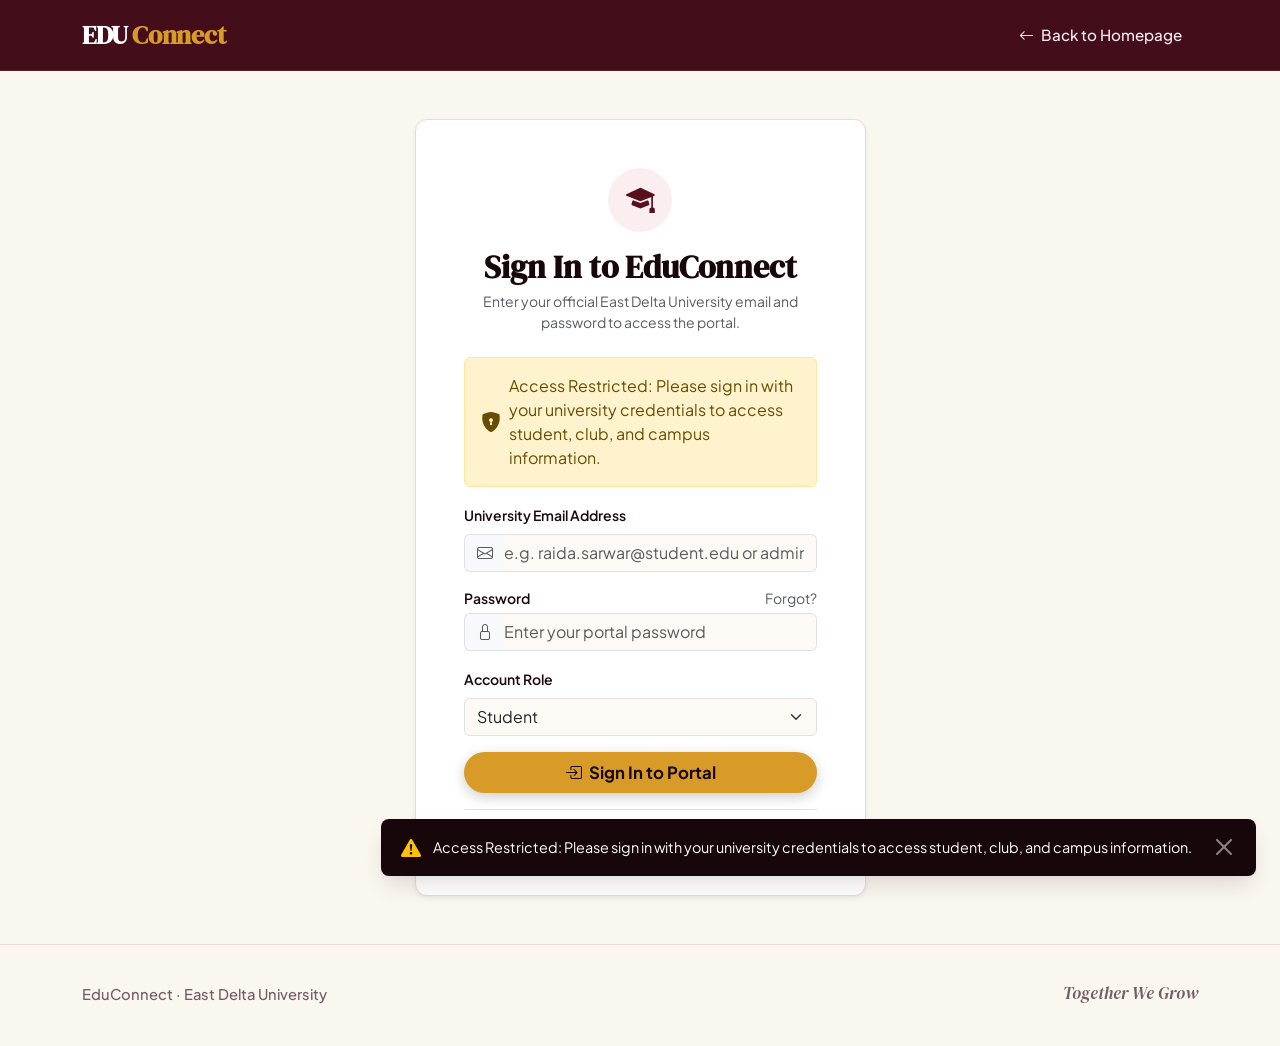
<file: clubs.html>
<!DOCTYPE html>
<html lang="en">
<head>
  <meta charset="UTF-8">
  <meta name="viewport" content="width=device-width, initial-scale=1.0">
  <title>Explore Clubs – EDUConnect</title>
  
  <!-- Google Fonts -->
  <link rel="preconnect" href="https://fonts.googleapis.com">
  <link rel="preconnect" href="https://fonts.gstatic.com" crossorigin>
  <link href="https://fonts.googleapis.com/css2?family=DM+Serif+Display:ital@0;1&family=Plus+Jakarta+Sans:wght@300;400;500;600;700;800&display=swap" rel="stylesheet">
  
  <!-- Bootstrap 5 CSS -->
  <link href="https://cdn.jsdelivr.net/npm/bootstrap@5.3.3/dist/css/bootstrap.min.css" rel="stylesheet">
  <!-- Bootstrap Icons -->
  <link href="https://cdn.jsdelivr.net/npm/bootstrap-icons@1.11.3/font/bootstrap-icons.min.css" rel="stylesheet">
  <!-- Custom CSS -->
  <link rel="stylesheet" href="assets/css/style.css">
</head>
<body class="edu-portal-body">

  <!-- Top Navigation Bar (Dark Maroon Theme) -->
  <nav class="navbar navbar-expand-lg edu-navbar sticky-top">
    <div class="container-fluid px-3 px-lg-4">
      <a class="navbar-brand d-flex align-items-center gap-2" href="index.html">
        <span class="fw-bold">EDU<span class="brand-gold">Connect</span></span>
      </a>

      <!-- Universal Search Bar (Desktop) -->
      <form class="d-none d-lg-flex me-auto position-relative navbar-search-form ms-2 ms-lg-3" action="students.html">
        <span class="position-absolute top-50 start-0 translate-middle-y ms-3 text-white-50">
          <i class="bi bi-search"></i>
        </span>
        <input class="form-control form-control-sm ps-5 bg-white bg-opacity-10 border-secondary text-white placeholder-light" type="search" name="q" placeholder="Search students, clubs, events..." aria-label="Search" style="border-radius: 9999px;">
      </form>

      <button class="navbar-toggler text-white border-0 shadow-none p-1" type="button" data-bs-toggle="collapse" data-bs-target="#navbarPortal" aria-controls="navbarPortal" aria-expanded="false" aria-label="Toggle navigation">
        <i class="bi bi-list fs-1 text-white"></i>
      </button>

      <div class="collapse navbar-collapse" id="navbarPortal">
        <!-- Universal Mobile Search in Drawer -->
        <form class="d-flex d-lg-none my-3 position-relative" action="students.html">
          <span class="position-absolute top-50 start-0 translate-middle-y ms-3 text-white-50">
            <i class="bi bi-search"></i>
          </span>
          <input class="form-control form-control-sm ps-5 bg-white bg-opacity-10 border-secondary text-white placeholder-light w-100" type="search" name="q" placeholder="Search students, clubs, events..." aria-label="Search" style="border-radius: 9999px;">
        </form>

        <ul class="navbar-nav ms-auto align-items-lg-center gap-1">
          <li class="nav-item">
            <a class="nav-link" href="dashboard.html"><i class="bi bi-house-door-fill"></i> Home</a>
          </li>
          <li class="nav-item">
            <a class="nav-link" href="students.html"><i class="bi bi-people-fill"></i> Students</a>
          </li>
          <li class="nav-item">
            <a class="nav-link active brand-gold" href="clubs.html"><i class="bi bi-flag-fill"></i> Clubs</a>
          </li>
          <li class="nav-item">
            <a class="nav-link" href="events.html"><i class="bi bi-calendar-event-fill"></i> Events</a>
          </li>
          <li class="nav-item">
            <a class="nav-link position-relative" href="notifications.html">
              <i class="bi bi-bell-fill"></i> Notifications
              <span class="nav-badge-pill" id="nav-notif-badge" style="display: none;">0</span>
            </a>
          </li>
          <li class="nav-item">
            <a class="nav-link fw-semibold" style="color: #f87171 !important;" href="admin.html"><i class="bi bi-shield-lock-fill"></i> Admin</a>
          </li>

          <!-- User Profile & Account Dropdown -->
          <li class="nav-item dropdown ms-lg-2">
            <a class="nav-link dropdown-toggle d-flex align-items-center gap-2 p-1 text-light" href="#" role="button" data-bs-toggle="dropdown" aria-expanded="false">
              <div id="nav-user-chip" class="d-flex align-items-center gap-2">
                <img src="https://images.unsplash.com/photo-1534528741775-53994a69daeb?auto=format&fit=crop&w=400&q=80" 
                     alt="User" class="rounded-circle" style="width: 30px; height: 30px; object-fit: cover;">
                <span class="d-none d-xl-inline fw-semibold text-light">Farhan Ahmed</span>
                <span class="badge bg-secondary text-white text-capitalize" style="font-size: 0.68rem;">Student</span>
              </div>
            </a>
            <ul class="dropdown-menu dropdown-menu-end shadow-sm">
              <li><h6 class="dropdown-header">Student Account</h6></li>
              <li><a class="dropdown-item" href="profile.html"><i class="bi bi-person-circle me-2"></i>View My Profile</a></li>
              <li><a class="dropdown-item" href="events.html"><i class="bi bi-calendar-event me-2"></i>Campus Events</a></li>
              <li><a class="dropdown-item" href="notifications.html"><i class="bi bi-bell me-2"></i>Notifications</a></li>
              <li><hr class="dropdown-divider"></li>
              <li><a class="dropdown-item text-danger" href="login.html" data-action="logout" onclick="handleLogout(event)"><i class="bi bi-box-arrow-right me-2"></i>Log Out</a></li>
            </ul>
          </li>
        </ul>
      </div>
    </div>
  </nav>

  <!-- Page Header -->
  <section class="page-header-banner">
    <div class="container-fluid px-3 px-lg-4">
      <div class="d-flex flex-column flex-md-row justify-content-between align-items-md-center gap-3">
        <div>
          <h2 class="serif-heading mb-1">University Clubs &amp; Societies</h2>
          <p class="text-muted small mb-0">Discover student organizations, participate in extracurriculars, and apply for executive recruitments.</p>
        </div>
        <div class="d-flex align-items-center gap-2">
          <a href="register.html" class="btn btn-sm btn-edu-outline">
            <i class="bi bi-plus-circle me-1"></i> Propose a New Club
          </a>
          <span class="edu-count-badge" id="clubs-count">Showing 5 clubs</span>
        </div>
      </div>
    </div>
  </section>

  <!-- Search & Filter Controls -->
  <section class="py-4">
    <div class="container-fluid px-lg-4">
      <div class="edu-card p-3 mb-4">
        <div class="row g-3 align-items-center">
          <div class="col-lg-5 col-md-6">
            <label class="form-label small fw-semibold text-muted mb-1">Search Club Name or Keyword</label>
            <div class="input-group">
              <span class="input-group-text bg-white"><i class="bi bi-search text-muted"></i></span>
              <input type="text" class="form-control" id="club-search-input" placeholder="e.g. Computer, Robotics, Business, Coding...">
            </div>
          </div>

          <div class="col-lg-4 col-md-6">
            <label class="form-label small fw-semibold text-muted mb-1">Filter by Category</label>
            <select class="form-select" id="club-category-filter">
              <option value="" selected>All Club Categories</option>
              <option value="Technology & Engineering">Technology &amp; Engineering</option>
              <option value="Robotics & Hardware">Robotics &amp; Hardware</option>
              <option value="Competitive Coding">Competitive Coding</option>
              <option value="Business & Leadership">Business &amp; Leadership</option>
              <option value="Art & Culture">Art &amp; Culture</option>
            </select>
          </div>

          <div class="col-lg-3 col-md-12 d-flex align-items-end">
            <button class="btn btn-edu-outline w-100" id="club-clear-filters" style="margin-top: 1.5rem;">
              <i class="bi bi-x-circle me-1"></i> Clear Filters
            </button>
          </div>
        </div>
      </div>

      <!-- Clubs Grid -->
      <div class="row" id="clubs-grid">
        <!-- Dynamically populated by clubs.js -->
      </div>

      <!-- Empty State -->
      <div id="clubs-empty-state" class="text-center py-5 d-none">
        <div class="rounded-circle bg-light d-inline-flex p-4 mb-3">
          <i class="bi bi-flag text-muted fs-1"></i>
        </div>
        <h5 class="fw-bold text-dark">No Clubs Found</h5>
        <p class="text-muted small">Try modifying your search query or reset the category filter.</p>
      </div>

    </div>
  </section>

  <!-- Unified Portal Footer -->
  <footer class="edu-portal-footer mt-auto">
    <div class="container-fluid px-3 px-lg-4 d-flex flex-wrap justify-content-between align-items-center gap-2">
      <div class="d-flex align-items-center gap-2">
        <span class="brand-label">EDU<span class="brand-gold">Connect</span></span>
        <span class="text-muted">&middot;</span>
        <span>East Delta University</span>
        <span class="text-muted">&middot;</span>
        <span>&copy; 2026</span>
      </div>
      <div class="text-muted">
        Together We Grow &middot; CSE 242 Web Development (Fall 2026)
      </div>
    </div>
  </footer>

  <!-- Bootstrap 5 Bundle JS -->
  <script src="https://cdn.jsdelivr.net/npm/bootstrap@5.3.3/dist/js/bootstrap.bundle.min.js"></script>
  <!-- Application Scripts -->
    <script src="assets/js/api.js"></script>
<script src="assets/js/data.js?v=20261118_v2"></script>
  <script src="assets/js/app.js?v=20261118_v2"></script>
  <script src="assets/js/clubs.js?v=20261118_v2"></script>
</body>
</html>
</file>
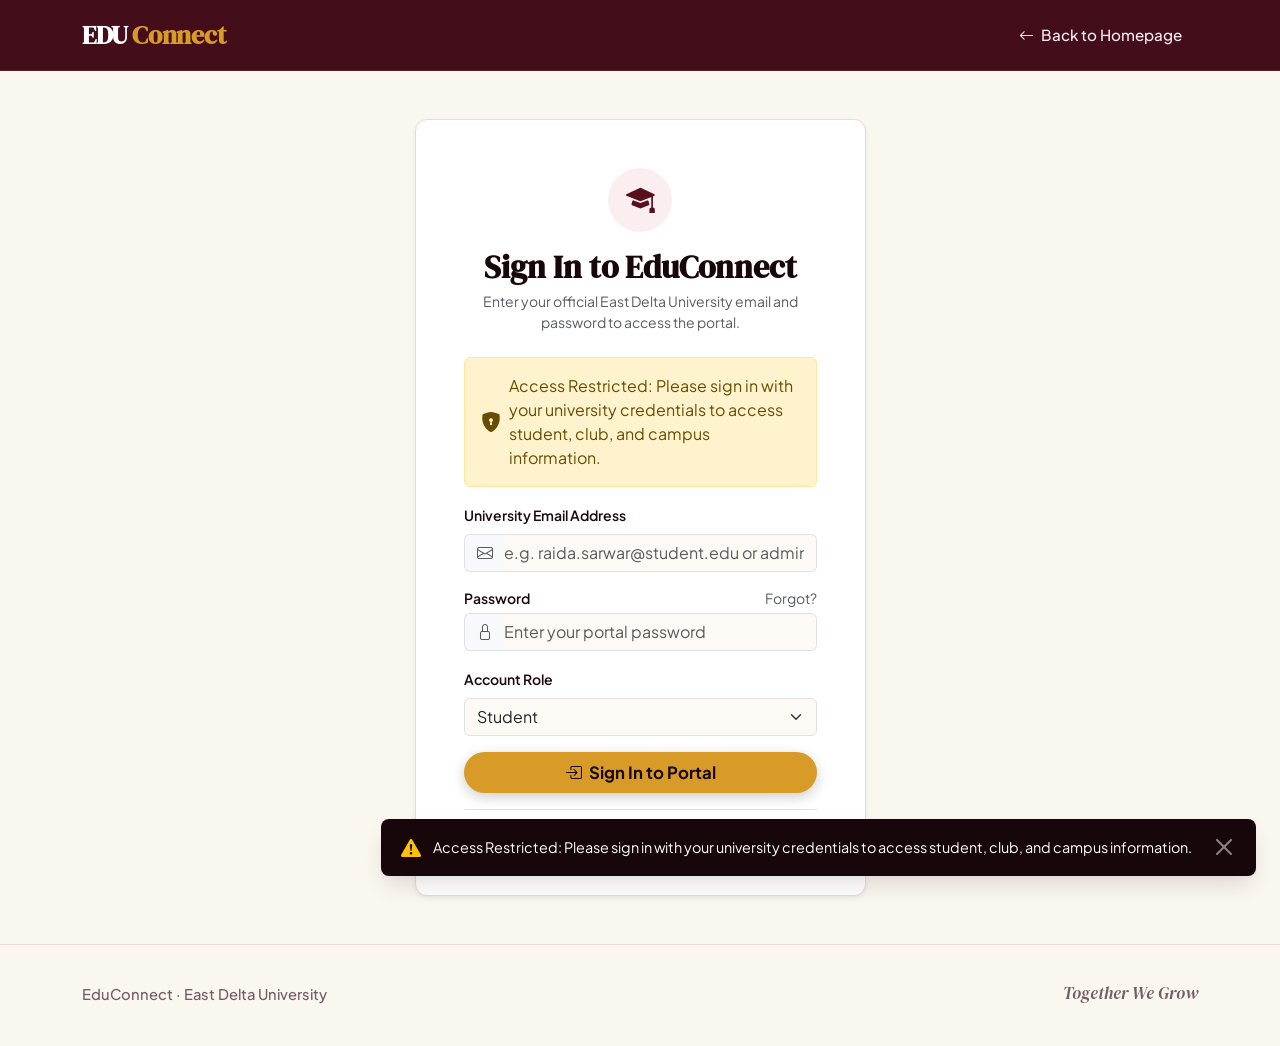
<file: dashboard.html>
<!DOCTYPE html>
<html lang="en">
<head>
  <meta charset="UTF-8">
  <meta name="viewport" content="width=device-width, initial-scale=1.0">
  <title>Home Dashboard – EDUConnect</title>
  
  <!-- Google Fonts -->
  <link rel="preconnect" href="https://fonts.googleapis.com">
  <link rel="preconnect" href="https://fonts.gstatic.com" crossorigin>
  <link href="https://fonts.googleapis.com/css2?family=DM+Serif+Display:ital@0;1&family=Plus+Jakarta+Sans:wght@300;400;500;600;700;800&display=swap" rel="stylesheet">
  
  <!-- Bootstrap 5 CSS -->
  <link href="https://cdn.jsdelivr.net/npm/bootstrap@5.3.3/dist/css/bootstrap.min.css" rel="stylesheet">
  <!-- Bootstrap Icons -->
  <link href="https://cdn.jsdelivr.net/npm/bootstrap-icons@1.11.3/font/bootstrap-icons.min.css" rel="stylesheet">
  <!-- Custom CSS -->
  <link rel="stylesheet" href="assets/css/style.css">
</head>
<body class="edu-portal-body">

  <!-- Top Navigation Bar (Dark Maroon Theme) -->
  <nav class="navbar navbar-expand-lg edu-navbar sticky-top">
    <div class="container-fluid px-3 px-lg-4">
      <a class="navbar-brand d-flex align-items-center gap-2" href="index.html">
        <span class="fw-bold">EDU<span class="brand-gold">Connect</span></span>
      </a>

      <!-- Universal Search Bar (Desktop) -->
      <form class="d-none d-lg-flex me-auto position-relative navbar-search-form ms-2 ms-lg-3" action="students.html">
        <span class="position-absolute top-50 start-0 translate-middle-y ms-3 text-white-50">
          <i class="bi bi-search"></i>
        </span>
        <input class="form-control form-control-sm ps-5 bg-white bg-opacity-10 border-secondary text-white placeholder-light" type="search" name="q" placeholder="Search students, clubs, events..." aria-label="Search" style="border-radius: 9999px;">
      </form>

      <button class="navbar-toggler text-white border-0 shadow-none p-1" type="button" data-bs-toggle="collapse" data-bs-target="#navbarPortal" aria-controls="navbarPortal" aria-expanded="false" aria-label="Toggle navigation">
        <i class="bi bi-list fs-1 text-white"></i>
      </button>

      <div class="collapse navbar-collapse" id="navbarPortal">
        <!-- Universal Mobile Search in Drawer -->
        <form class="d-flex d-lg-none my-3 position-relative" action="students.html">
          <span class="position-absolute top-50 start-0 translate-middle-y ms-3 text-white-50">
            <i class="bi bi-search"></i>
          </span>
          <input class="form-control form-control-sm ps-5 bg-white bg-opacity-10 border-secondary text-white placeholder-light w-100" type="search" name="q" placeholder="Search students, clubs, events..." aria-label="Search" style="border-radius: 9999px;">
        </form>

        <ul class="navbar-nav ms-auto align-items-lg-center gap-1">
          <li class="nav-item">
            <a class="nav-link active brand-gold" href="dashboard.html"><i class="bi bi-house-door-fill"></i> Home</a>
          </li>
          <li class="nav-item">
            <a class="nav-link" href="students.html"><i class="bi bi-people-fill"></i> Students</a>
          </li>
          <li class="nav-item">
            <a class="nav-link" href="clubs.html"><i class="bi bi-flag-fill"></i> Clubs</a>
          </li>
          <li class="nav-item">
            <a class="nav-link" href="events.html"><i class="bi bi-calendar-event-fill"></i> Events</a>
          </li>
          <li class="nav-item">
            <a class="nav-link position-relative" href="notifications.html">
              <i class="bi bi-bell-fill"></i> Notifications
              <span class="nav-badge-pill" id="nav-notif-badge" style="display: none;">0</span>
            </a>
          </li>
          <li class="nav-item">
            <a class="nav-link fw-semibold" style="color: #f87171 !important;" href="admin.html"><i class="bi bi-shield-lock-fill"></i> Admin</a>
          </li>

          <!-- User Profile & Account Dropdown -->
          <li class="nav-item dropdown ms-lg-2">
            <a class="nav-link dropdown-toggle d-flex align-items-center gap-2 p-1 text-light" href="#" role="button" data-bs-toggle="dropdown">
              <div id="nav-user-chip" class="d-flex align-items-center gap-2">
                <img src="https://images.unsplash.com/photo-1534528741775-53994a69daeb?auto=format&fit=crop&w=400&q=80" 
                     alt="User" class="rounded-circle" style="width: 30px; height: 30px; object-fit: cover;">
                <span class="d-none d-xl-inline fw-semibold text-light">Farhan Ahmed</span>
                <span class="badge bg-secondary text-white text-capitalize" style="font-size: 0.68rem;">Student</span>
              </div>
            </a>
            <ul class="dropdown-menu dropdown-menu-end shadow-sm">
              <li><h6 class="dropdown-header">Student Account</h6></li>
              <li><a class="dropdown-item" href="profile.html"><i class="bi bi-person-circle me-2"></i>View My Profile</a></li>
              <li><a class="dropdown-item" href="events.html"><i class="bi bi-calendar-event me-2"></i>Campus Events</a></li>
              <li><a class="dropdown-item" href="notifications.html"><i class="bi bi-bell me-2"></i>Notifications</a></li>
              <li><hr class="dropdown-divider"></li>
              <li><a class="dropdown-item text-danger" href="login.html" data-action="logout" onclick="handleLogout(event)"><i class="bi bi-box-arrow-right me-2"></i>Log Out</a></li>
            </ul>
          </li>
        </ul>
      </div>
    </div>
  </nav>

  <!-- Page Header Banner -->
  <section class="page-header-banner">
    <div class="container-fluid px-3 px-lg-4">
      <div class="d-flex flex-column flex-md-row justify-content-between align-items-md-center gap-2">
        <div>
          <h2 class="serif-heading mb-1">Campus Community Feed</h2>
          <p class="text-muted small mb-0">Explore club announcements, student showcases, and university activities in real-time.</p>
        </div>
        <div class="d-flex align-items-center gap-2">
          <button class="btn btn-sm btn-edu-primary" data-bs-toggle="modal" data-bs-target="#createPostModal">
            <i class="bi bi-pencil-square me-1"></i> Create Post
          </button>
        </div>
      </div>
    </div>
  </section>

  <!-- Main Dashboard Container -->
  <main class="container-fluid px-lg-4 py-4" id="dashboard-feed-container">
    <div class="row g-4">

      <!-- LEFT COLUMN: Profile Summary & Sidebar Navigation -->
      <aside class="col-lg-3 col-xl-3 order-2 order-lg-1">
        <!-- Profile Card -->
        <div class="edu-card mb-4 text-center overflow-hidden">
          <div class="sidebar-cover"></div>
          <div class="sidebar-avatar-wrap">
            <img src="https://images.unsplash.com/photo-1534528741775-53994a69daeb?auto=format&fit=crop&w=400&q=80" 
                 id="sidebar-user-avatar" alt="Avatar" class="avatar-img shadow-sm">
          </div>
          <div class="p-3 pt-0">
            <h5 class="fw-bold mb-0">
              <a href="profile.html" class="text-decoration-none text-dark" id="sidebar-user-name">Farhan Ahmed</a>
            </h5>
            <div class="small text-muted mb-2" id="sidebar-user-id">2023-1-60-045</div>
            <div class="badge-dept mb-3" id="sidebar-user-dept">Computer Science &amp; Engineering</div>

            <div class="mb-3">
              <span class="status-pill status-verified" id="sidebar-status-badge">
                <i class="bi bi-patch-check-fill"></i> Verified Student
              </span>
            </div>

            <!-- Stats Counts -->
            <div class="row g-0 py-2 border-top border-bottom text-center mb-3">
              <div class="col-6 border-end">
                <div class="fw-bold fs-6 text-dark" id="sidebar-connections-count">142</div>
                <div class="text-muted" style="font-size: 0.72rem;">Connections</div>
              </div>
              <div class="col-6">
                <div class="fw-bold fs-6 text-dark" id="sidebar-clubs-count">3</div>
                <div class="text-muted" style="font-size: 0.72rem;">Clubs Joined</div>
              </div>
            </div>

            <div class="d-grid gap-2">
              <a href="profile.html" class="btn btn-sm btn-edu-outline">
                <i class="bi bi-pencil-square me-1"></i> Edit My Profile
              </a>
            </div>
          </div>
        </div>

        <!-- Quick Links Card -->
        <div class="edu-card p-3 mb-4">
          <div class="fw-bold text-muted small mb-2 text-uppercase" style="letter-spacing: 0.05em;">Quick Shortcuts</div>
          <div class="list-group list-group-flush small">
            <a href="students.html" class="list-group-item list-group-item-action border-0 px-1 py-2 d-flex align-items-center justify-content-between text-dark">
              <span><i class="bi bi-people me-2 text-primary"></i> Explore Peers</span>
              <i class="bi bi-chevron-right text-muted" style="font-size: 0.75rem;"></i>
            </a>
            <a href="clubs.html" class="list-group-item list-group-item-action border-0 px-1 py-2 d-flex align-items-center justify-content-between text-dark">
              <span><i class="bi bi-flag me-2 text-success"></i> Campus Clubs</span>
              <i class="bi bi-chevron-right text-muted" style="font-size: 0.75rem;"></i>
            </a>
            <a href="events.html" class="list-group-item list-group-item-action border-0 px-1 py-2 d-flex align-items-center justify-content-between text-dark">
              <span><i class="bi bi-calendar-check me-2 text-danger"></i> University Events</span>
              <i class="bi bi-chevron-right text-muted" style="font-size: 0.75rem;"></i>
            </a>
            <a href="admin.html" class="list-group-item list-group-item-action border-0 px-1 py-2 d-flex align-items-center justify-content-between text-danger">
              <span><i class="bi bi-shield-check me-2"></i> Verification Portal</span>
              <i class="bi bi-chevron-right text-muted" style="font-size: 0.75rem;"></i>
            </a>
          </div>
        </div>
      </aside>

      <!-- CENTER COLUMN: Main Feed with 2 Switchable Tabs -->
      <section class="col-lg-6 col-xl-6 order-1 order-lg-2">

        <!-- Share / Create Post Box -->
        <div class="edu-card p-3 mb-3">
          <div class="d-flex align-items-center gap-2 mb-2">
            <img src="https://images.unsplash.com/photo-1534528741775-53994a69daeb?auto=format&fit=crop&w=400&q=80" 
                 class="avatar-sm rounded-circle border" alt="User">
            <button class="btn btn-light border text-muted w-100 text-start rounded-pill px-3 py-2 small" data-bs-toggle="modal" data-bs-target="#createPostModal">
              Share a project, club announcement or achievement...
            </button>
          </div>
          <div class="d-flex justify-content-around pt-2 border-top text-muted small">
            <button class="btn btn-sm btn-link text-decoration-none text-muted" data-bs-toggle="modal" data-bs-target="#createPostModal">
              <i class="bi bi-card-image text-success me-1"></i> Photo
            </button>
            <button class="btn btn-sm btn-link text-decoration-none text-muted" data-bs-toggle="modal" data-bs-target="#createPostModal">
              <i class="bi bi-calendar-event text-danger me-1"></i> Activity
            </button>
            <button class="btn btn-sm btn-link text-decoration-none text-muted" data-bs-toggle="modal" data-bs-target="#createPostModal">
              <i class="bi bi-award text-warning me-1"></i> Achievement
            </button>
          </div>
        </div>

        <!-- 2 FEED TABS: Club Events vs Recommended Students -->
        <div class="feed-tabs shadow-sm">
          <button class="feed-tab-btn active" id="feed-tab-clubs">
            <i class="bi bi-megaphone-fill"></i>
            <span>Club Events &amp; Posts</span>
          </button>
          <button class="feed-tab-btn" id="feed-tab-students">
            <i class="bi bi-people-fill"></i>
            <span>Recommended Students</span>
          </button>
        </div>

        <!-- TAB SECTION 1: Club Announcements & Events Feed -->
        <div id="feed-section-clubs">
          <div class="d-flex align-items-center gap-2 mb-3 overflow-x-auto pb-1" id="club-feed-filters">
            <button class="btn btn-sm btn-edu-primary feed-filter-btn active" data-filter="all">
              <i class="bi bi-fire me-1"></i> Top Algorithmic Feed
            </button>
            <button class="btn btn-sm btn-outline-secondary feed-filter-btn" data-filter="followed">
              <i class="bi bi-heart-fill text-danger me-1"></i> Followed Clubs
            </button>
            <button class="btn btn-sm btn-outline-secondary feed-filter-btn" data-filter="events">
              <i class="bi bi-calendar-check me-1 text-primary"></i> Official Events
            </button>
          </div>
          <div id="club-feed-list">
            <!-- Dynamically populated by dashboard.js -->
          </div>
        </div>

        <!-- TAB SECTION 2: Recommended Students Feed -->
        <div id="feed-section-students" class="d-none">
          <div class="alert alert-primary bg-edu-primary-soft border-0 mb-3 d-flex align-items-center justify-content-between flex-wrap gap-2">
            <div class="d-flex align-items-center gap-2">
              <i class="bi bi-stars text-warning fs-5"></i>
              <div class="small text-dark">
                <strong>Algorithmic Peer Match:</strong> Ranked based on shared technical skills, mutual interests, and academic department alignment.
              </div>
            </div>
            <span class="badge bg-white text-dark border px-2 py-1"><i class="bi bi-cpu me-1 text-primary"></i>AI Match Engine</span>
          </div>
          <div id="students-feed-list">
            <!-- Dynamically populated by dashboard.js -->
          </div>
        </div>

      </section>

      <!-- RIGHT COLUMN: Widgets (Followed Clubs & Upcoming Events) -->
      <aside class="col-lg-3 col-xl-3 order-3 order-lg-3">
        <!-- Upcoming Events Widget -->
        <div class="edu-card p-3 mb-4">
          <div class="d-flex justify-content-between align-items-center mb-2">
            <h6 class="fw-bold mb-0 text-dark">Upcoming Events</h6>
            <a href="events.html" class="small text-primary text-decoration-none fw-semibold">View All</a>
          </div>
          <div id="widget-upcoming-events">
            <!-- Dynamically populated by dashboard.js -->
          </div>
        </div>

        <!-- Followed Clubs Widget -->
        <div class="edu-card p-3 mb-4">
          <div class="d-flex justify-content-between align-items-center mb-2">
            <h6 class="fw-bold mb-0 text-dark">Followed Clubs</h6>
            <a href="clubs.html" class="small text-primary text-decoration-none fw-semibold">Browse</a>
          </div>
          <div id="widget-followed-clubs">
            <!-- Dynamically populated by dashboard.js -->
          </div>
        </div>

        <!-- Campus Notice Card -->
        <div class="edu-card p-3 bg-white">
          <div class="d-flex align-items-center gap-2 text-warning mb-2">
            <i class="bi bi-info-circle-fill"></i>
            <span class="fw-bold small text-dark">Semester Notice</span>
          </div>
          <p class="small text-muted mb-0">
            Fall 2026 Club Fair and Project Exhibition date scheduled for November 25 at University Central Plaza.
          </p>
        </div>
      </aside>

    </div>
  </main>

  <!-- Create Post Modal -->
  <div class="modal fade" id="createPostModal" tabindex="-1" aria-hidden="true">
    <div class="modal-dialog modal-dialog-centered">
      <div class="modal-content">
        <div class="modal-header">
          <h5 class="modal-title fw-bold">Create Post or Announcement</h5>
          <button type="button" class="btn-close" data-bs-dismiss="modal" aria-label="Close"></button>
        </div>
        <form id="create-post-form">
          <div class="modal-body">
            <div class="mb-3">
              <label for="post-title-input" class="form-label small fw-semibold">Post Title / Heading <span class="text-danger">*</span></label>
              <input type="text" class="form-control" id="post-title-input" placeholder="e.g. Seeking Frontend Developer for Hackathon Team" required>
            </div>
            <div class="mb-3">
              <label for="post-content-input" class="form-label small fw-semibold">Post Content <span class="text-danger">*</span></label>
              <textarea class="form-control" id="post-content-input" rows="4" placeholder="Write details about your project, club update, or query..." required></textarea>
            </div>
            <div class="mb-3">
              <label for="post-image-input" class="form-label small fw-semibold">Featured Image URL (Optional)</label>
              <input type="url" class="form-control" id="post-image-input" placeholder="https://images.unsplash.com/photo-...">
              <div class="form-text small">Paste any direct image URL to accompany your post.</div>
            </div>
          </div>
          <div class="modal-footer">
            <button type="button" class="btn btn-light" data-bs-dismiss="modal">Cancel</button>
            <button type="submit" class="btn btn-edu-primary">Publish Post</button>
          </div>
        </form>
      </div>
    </div>
  </div>

  <!-- Unified Portal Footer -->
  <footer class="edu-portal-footer mt-auto">
    <div class="container-fluid px-3 px-lg-4 d-flex flex-wrap justify-content-between align-items-center gap-2">
      <div class="d-flex align-items-center gap-2">
        <span class="brand-label">EDU<span class="brand-gold">Connect</span></span>
        <span class="text-muted">&middot;</span>
        <span>East Delta University</span>
        <span class="text-muted">&middot;</span>
        <span>&copy; 2026</span>
      </div>
      <div class="text-muted">
        Together We Grow &middot; CSE 242 Web Development (Fall 2026)
      </div>
    </div>
  </footer>

  <!-- Bootstrap 5 Bundle JS -->
  <script src="https://cdn.jsdelivr.net/npm/bootstrap@5.3.3/dist/js/bootstrap.bundle.min.js"></script>
  <!-- Application Scripts -->
    <script src="assets/js/api.js"></script>
<script src="assets/js/data.js"></script>
  <script src="assets/js/app.js"></script>
  <script src="assets/js/students.js"></script>
  <script src="assets/js/clubs.js"></script>
  <script src="assets/js/dashboard.js"></script>
</body>
</html>
</file>
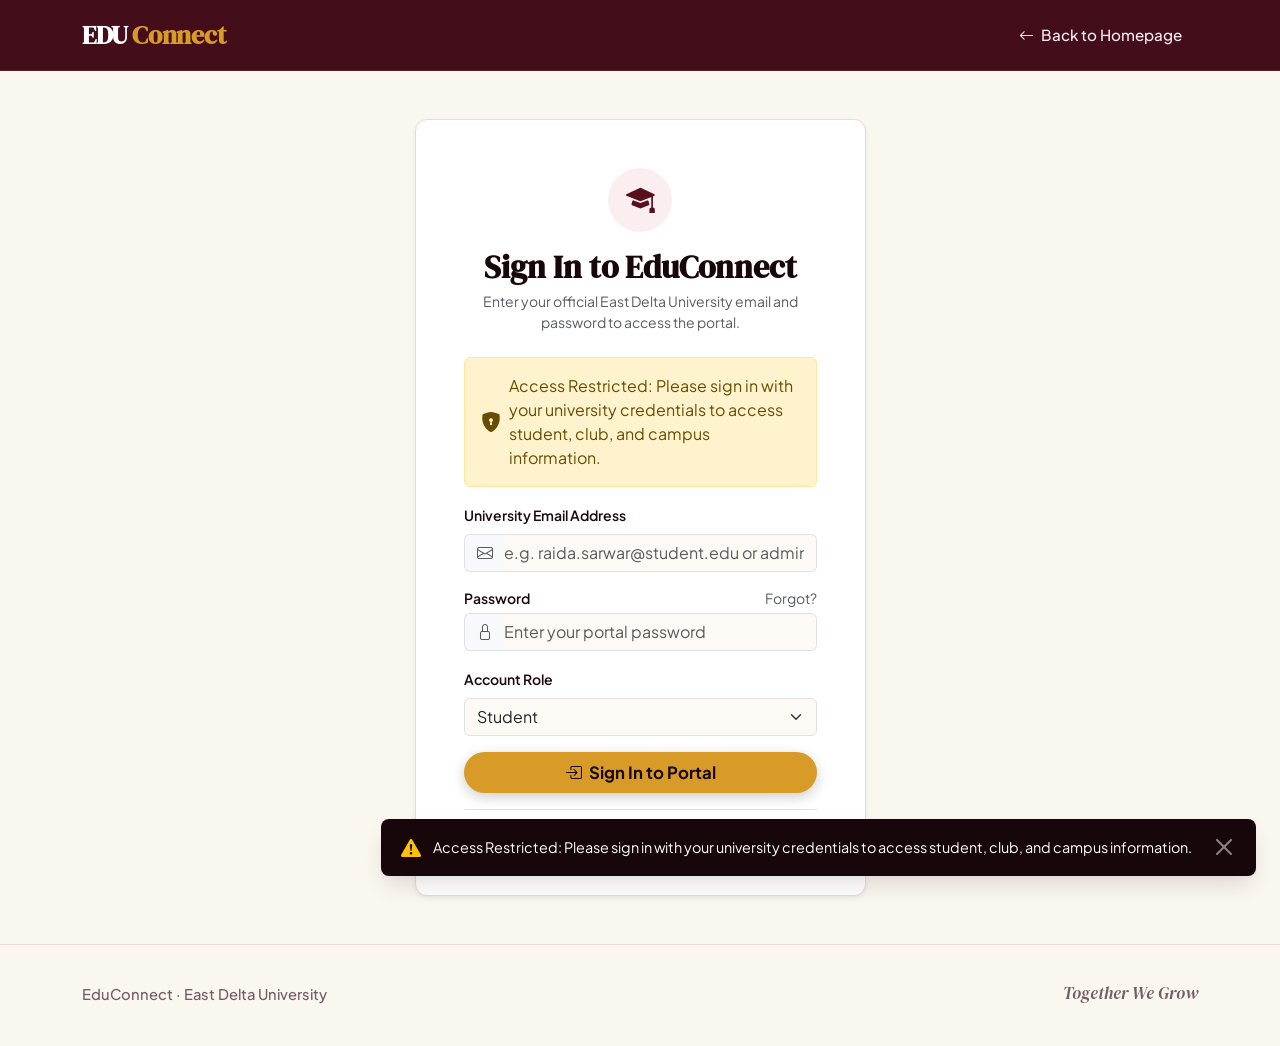
<file: events.html>
<!DOCTYPE html>
<html lang="en">
<head>
  <meta charset="UTF-8">
  <meta name="viewport" content="width=device-width, initial-scale=1.0">
  <title>University Events – EDUConnect</title>
  
  <!-- Google Fonts -->
  <link rel="preconnect" href="https://fonts.googleapis.com">
  <link rel="preconnect" href="https://fonts.gstatic.com" crossorigin>
  <link href="https://fonts.googleapis.com/css2?family=DM+Serif+Display:ital@0;1&family=Plus+Jakarta+Sans:wght@300;400;500;600;700;800&display=swap" rel="stylesheet">
  
  <!-- Bootstrap 5 CSS -->
  <link href="https://cdn.jsdelivr.net/npm/bootstrap@5.3.3/dist/css/bootstrap.min.css" rel="stylesheet">
  <!-- Bootstrap Icons -->
  <link href="https://cdn.jsdelivr.net/npm/bootstrap-icons@1.11.3/font/bootstrap-icons.min.css" rel="stylesheet">
  <!-- Custom CSS -->
  <link rel="stylesheet" href="assets/css/style.css">
</head>
<body class="edu-portal-body">

  <!-- Top Navigation Bar (Dark Maroon Theme) -->
  <nav class="navbar navbar-expand-lg edu-navbar sticky-top">
    <div class="container-fluid px-3 px-lg-4">
      <a class="navbar-brand d-flex align-items-center gap-2" href="index.html">
        <span class="fw-bold">EDU<span class="brand-gold">Connect</span></span>
      </a>

      <!-- Universal Search Bar (Desktop) -->
      <form class="d-none d-lg-flex me-auto position-relative navbar-search-form ms-2 ms-lg-3" action="students.html">
        <span class="position-absolute top-50 start-0 translate-middle-y ms-3 text-white-50">
          <i class="bi bi-search"></i>
        </span>
        <input class="form-control form-control-sm ps-5 bg-white bg-opacity-10 border-secondary text-white placeholder-light" type="search" name="q" placeholder="Search students, clubs, events..." aria-label="Search" style="border-radius: 9999px;">
      </form>

      <button class="navbar-toggler text-white border-0 shadow-none p-1" type="button" data-bs-toggle="collapse" data-bs-target="#navbarPortal" aria-controls="navbarPortal" aria-expanded="false" aria-label="Toggle navigation">
        <i class="bi bi-list fs-1 text-white"></i>
      </button>

      <div class="collapse navbar-collapse" id="navbarPortal">
        <!-- Universal Mobile Search in Drawer -->
        <form class="d-flex d-lg-none my-3 position-relative" action="students.html">
          <span class="position-absolute top-50 start-0 translate-middle-y ms-3 text-white-50">
            <i class="bi bi-search"></i>
          </span>
          <input class="form-control form-control-sm ps-5 bg-white bg-opacity-10 border-secondary text-white placeholder-light w-100" type="search" name="q" placeholder="Search students, clubs, events..." aria-label="Search" style="border-radius: 9999px;">
        </form>

        <ul class="navbar-nav ms-auto align-items-lg-center gap-1">
          <li class="nav-item">
            <a class="nav-link" href="dashboard.html"><i class="bi bi-house-door-fill"></i> Home</a>
          </li>
          <li class="nav-item">
            <a class="nav-link" href="students.html"><i class="bi bi-people-fill"></i> Students</a>
          </li>
          <li class="nav-item">
            <a class="nav-link" href="clubs.html"><i class="bi bi-flag-fill"></i> Clubs</a>
          </li>
          <li class="nav-item">
            <a class="nav-link active brand-gold" href="events.html"><i class="bi bi-calendar-event-fill"></i> Events</a>
          </li>
          <li class="nav-item">
            <a class="nav-link position-relative" href="notifications.html">
              <i class="bi bi-bell-fill"></i> Notifications
              <span class="nav-badge-pill" id="nav-notif-badge" style="display: none;">0</span>
            </a>
          </li>
          <li class="nav-item">
            <a class="nav-link fw-semibold" style="color: #f87171 !important;" href="admin.html"><i class="bi bi-shield-lock-fill"></i> Admin</a>
          </li>

          <!-- User Profile & Account Dropdown -->
          <li class="nav-item dropdown ms-lg-2">
            <a class="nav-link dropdown-toggle d-flex align-items-center gap-2 p-1 text-light" href="#" role="button" data-bs-toggle="dropdown" aria-expanded="false">
              <div id="nav-user-chip" class="d-flex align-items-center gap-2">
                <img src="https://images.unsplash.com/photo-1534528741775-53994a69daeb?auto=format&fit=crop&w=400&q=80" 
                     alt="User" class="rounded-circle" style="width: 30px; height: 30px; object-fit: cover;">
                <span class="d-none d-xl-inline fw-semibold text-light">Farhan Ahmed</span>
                <span class="badge bg-secondary text-white text-capitalize" style="font-size: 0.68rem;">Student</span>
              </div>
            </a>
            <ul class="dropdown-menu dropdown-menu-end shadow-sm">
              <li><h6 class="dropdown-header">Student Account</h6></li>
              <li><a class="dropdown-item" href="profile.html"><i class="bi bi-person-circle me-2"></i>View My Profile</a></li>
              <li><a class="dropdown-item" href="events.html"><i class="bi bi-calendar-event me-2"></i>Campus Events</a></li>
              <li><a class="dropdown-item" href="notifications.html"><i class="bi bi-bell me-2"></i>Notifications</a></li>
              <li><hr class="dropdown-divider"></li>
              <li><a class="dropdown-item text-danger" href="login.html" data-action="logout" onclick="handleLogout(event)"><i class="bi bi-box-arrow-right me-2"></i>Log Out</a></li>
            </ul>
          </li>
        </ul>
      </div>
    </div>
  </nav>

  <!-- Page Header -->
  <section class="page-header-banner">
    <div class="container-fluid px-3 px-lg-4">
      <div class="d-flex flex-column flex-md-row justify-content-between align-items-md-center gap-3">
        <div>
          <h2 class="serif-heading mb-1">University Events &amp; Workshops</h2>
          <p class="text-muted small mb-0">Browse scheduled hackathons, seminars, contests, and cultural programs. Register with one click.</p>
        </div>
        <div class="d-flex align-items-center gap-2">
          <span class="edu-count-badge" id="events-count">Showing 5 events</span>
          <button class="btn btn-sm btn-edu-primary" data-bs-toggle="modal" data-bs-target="#createEventModal" id="btn-create-event-trigger">
            <i class="bi bi-calendar-plus me-1"></i> Host Event
          </button>
        </div>
      </div>
    </div>
  </section>

  <!-- Filters & Controls -->
  <section class="py-4">
    <div class="container-fluid px-lg-4">
      <div class="edu-card p-3 mb-4">
        <div class="row g-3 align-items-center">
          <div class="col-lg-5 col-md-6">
            <label class="form-label small fw-semibold text-muted mb-1">Search Events</label>
            <div class="input-group">
              <span class="input-group-text bg-white"><i class="bi bi-search text-muted"></i></span>
              <input type="text" class="form-control" id="event-search-input" placeholder="Search event title, organizer club, or location...">
            </div>
          </div>

          <div class="col-lg-4 col-md-6">
            <label class="form-label small fw-semibold text-muted mb-1">Filter by Category</label>
            <select class="form-select" id="event-category-filter">
              <option value="" selected>All Event Categories</option>
              <option value="Hackathon">Hackathon &amp; TechFest</option>
              <option value="Workshop">Hands-on Workshops</option>
              <option value="Coding">Competitive Coding</option>
              <option value="Business">Business &amp; Case Study</option>
              <option value="Cultural">Cultural &amp; Music</option>
            </select>
          </div>

          <div class="col-lg-3 col-md-12 d-flex align-items-end">
            <button class="btn btn-edu-outline w-100 mt-md-4" id="event-clear-filters">
              <i class="bi bi-x-circle me-1"></i> Clear Filters
            </button>
          </div>
        </div>
      </div>

      <!-- Events Grid -->
      <div class="row" id="events-grid">
        <!-- Dynamically populated by events.js -->
      </div>

      <!-- Empty State -->
      <div id="events-empty-state" class="text-center py-5 d-none">
        <div class="rounded-circle bg-light d-inline-flex p-4 mb-3">
          <i class="bi bi-calendar-x text-muted fs-1"></i>
        </div>
        <h5 class="fw-bold text-dark">No Events Match Your Search</h5>
        <p class="text-muted small">Try adjusting your filters or clearing search terms.</p>
      </div>

    </div>
  </section>

  <!-- Event Details Modal -->
  <div class="modal fade" id="eventDetailsModal" tabindex="-1" aria-hidden="true">
    <div class="modal-dialog modal-dialog-centered modal-lg">
      <div class="modal-content overflow-hidden">
        <div style="height: 200px; position: relative;">
          <img src="" id="modal-event-banner" alt="Event Banner" style="width: 100%; height: 100%; object-fit: cover;">
          <span class="badge bg-primary position-absolute top-0 end-0 m-3 shadow" id="modal-event-category">Tech</span>
        </div>
        
        <div class="modal-body p-4">
          <div class="d-flex justify-content-between align-items-start mb-2">
            <div>
              <h4 class="fw-bold mb-1 text-dark" id="modal-event-title">Event Title</h4>
              <div class="text-primary fw-semibold small mb-2">
                <i class="bi bi-flag-fill me-1"></i> Organized by: <span id="modal-event-club">Club</span>
              </div>
            </div>
            <span class="badge bg-primary" id="modal-event-status-badge">Open</span>
          </div>

          <div class="row g-2 p-3 bg-light rounded-3 mb-3 border">
            <div class="col-md-4 small">
              <span class="text-muted d-block"><i class="bi bi-calendar3 text-primary me-1"></i> Date:</span>
              <span class="fw-bold text-dark" id="modal-event-date">2026-11-20</span>
            </div>
            <div class="col-md-4 small">
              <span class="text-muted d-block"><i class="bi bi-clock text-secondary me-1"></i> Time:</span>
              <span class="fw-bold text-dark" id="modal-event-time">09:00 AM - 08:00 PM</span>
            </div>
            <div class="col-md-4 small">
              <span class="text-muted d-block"><i class="bi bi-geo-alt text-danger me-1"></i> Venue:</span>
              <span class="fw-bold text-dark" id="modal-event-location">Central Auditorium</span>
            </div>
          </div>

          <h6 class="fw-bold text-dark mb-2">Event Description &amp; Participation Guidelines</h6>
          <p class="text-secondary small mb-3" id="modal-event-desc" style="line-height: 1.6;">
            Details regarding participation.
          </p>

          <div class="d-flex align-items-center justify-content-between pt-2 border-top">
            <span class="small text-muted" id="modal-event-seats">114 / 150 seats booked</span>
            <div class="d-flex gap-2">
              <button type="button" class="btn btn-light" data-bs-dismiss="modal">Close</button>
              <button type="button" class="btn btn-edu-primary" id="modal-register-btn">Register for Event</button>
            </div>
          </div>
        </div>
      </div>
    </div>
  </div>

  <!-- Modal: Create New Campus Event -->
  <div class="modal fade" id="createEventModal" tabindex="-1" aria-labelledby="createEventModalLabel" aria-hidden="true">
    <div class="modal-dialog modal-dialog-centered modal-lg">
      <div class="modal-content shadow border-0 rounded-4">
        <div class="modal-header bg-edu-primary text-white border-0 py-3">
          <h5 class="modal-title d-flex align-items-center gap-2" id="createEventModalLabel">
            <i class="bi bi-calendar-plus-fill text-warning"></i> Host New University Event
          </h5>
          <button type="button" class="btn-close btn-close-white" data-bs-dismiss="modal" aria-label="Close"></button>
        </div>
        <form id="create-event-form">
          <div class="modal-body p-4">
            <div class="row g-3">
              <div class="col-md-8">
                <label for="new-event-title" class="form-label small fw-semibold">Event Title <span class="text-danger">*</span></label>
                <input type="text" class="form-control" id="new-event-title" placeholder="e.g. AI & Robotics Bootcamp 2026" required>
              </div>
              <div class="col-md-4">
                <label for="new-event-category" class="form-label small fw-semibold">Category <span class="text-danger">*</span></label>
                <select class="form-select" id="new-event-category" required>
                  <option value="Hackathon">Hackathon & TechFest</option>
                  <option value="Workshop" selected>Hands-on Workshop</option>
                  <option value="Coding">Competitive Coding</option>
                  <option value="Business">Business & Case Study</option>
                  <option value="Cultural">Cultural & Music</option>
                  <option value="Seminar">Academic Seminar</option>
                </select>
              </div>

              <div class="col-md-6">
                <label for="new-event-club" class="form-label small fw-semibold">Organizing Club <span class="text-danger">*</span></label>
                <select class="form-select" id="new-event-club" required>
                  <option value="club_01">EDU Computer Club</option>
                  <option value="club_02">EDU Robotics Club</option>
                  <option value="club_03">EDU Programming Club</option>
                  <option value="club_04">EDU Business Club</option>
                  <option value="club_05">EDU Cultural Club</option>
                  <option value="club_06">EDU Debate Society</option>
                </select>
              </div>
              <div class="col-md-6">
                <label for="new-event-seats" class="form-label small fw-semibold">Total Seat Capacity <span class="text-danger">*</span></label>
                <input type="number" class="form-control" id="new-event-seats" min="10" max="1000" value="80" required>
              </div>

              <div class="col-md-6">
                <label for="new-event-date" class="form-label small fw-semibold">Date <span class="text-danger">*</span></label>
                <input type="date" class="form-control" id="new-event-date" required>
              </div>
              <div class="col-md-6">
                <label for="new-event-time" class="form-label small fw-semibold">Time Window <span class="text-danger">*</span></label>
                <input type="text" class="form-control" id="new-event-time" placeholder="e.g. 02:00 PM - 05:00 PM" required>
              </div>

              <div class="col-md-6">
                <label for="new-event-location" class="form-label small fw-semibold">Venue / Location <span class="text-danger">*</span></label>
                <input type="text" class="form-control" id="new-event-location" placeholder="e.g. Lab 402, Academic Block A" required>
              </div>
              <div class="col-md-6">
                <label for="new-event-banner" class="form-label small fw-semibold">Banner Image URL (Optional)</label>
                <input type="url" class="form-control" id="new-event-banner" placeholder="https://images.unsplash.com/photo-1517245386807-bb43f82c33c4?auto=format&fit=crop&w=1000&q=80">
              </div>

              <div class="col-12">
                <label for="new-event-desc" class="form-label small fw-semibold">Description & Guidelines <span class="text-danger">*</span></label>
                <textarea class="form-control" id="new-event-desc" rows="3" placeholder="Provide complete event agenda, requirements, and instructions..." required></textarea>
              </div>
            </div>
          </div>
          <div class="modal-footer bg-light border-0 py-3">
            <button type="button" class="btn btn-light" data-bs-dismiss="modal">Cancel</button>
            <button type="submit" class="btn btn-edu-primary px-4">
              <i class="bi bi-send-check me-1"></i> Publish Campus Event
            </button>
          </div>
        </form>
      </div>
    </div>
  </div>

  <!-- Unified Portal Footer -->
  <footer class="edu-portal-footer mt-auto">
    <div class="container-fluid px-3 px-lg-4 d-flex flex-wrap justify-content-between align-items-center gap-2">
      <div class="d-flex align-items-center gap-2">
        <span class="brand-label">EDU<span class="brand-gold">Connect</span></span>
        <span class="text-muted">&middot;</span>
        <span>East Delta University</span>
        <span class="text-muted">&middot;</span>
        <span>&copy; 2026</span>
      </div>
      <div class="text-muted">
        Together We Grow &middot; CSE 242 Web Development (Fall 2026)
      </div>
    </div>
  </footer>

  <!-- Bootstrap 5 Bundle JS -->
  <script src="https://cdn.jsdelivr.net/npm/bootstrap@5.3.3/dist/js/bootstrap.bundle.min.js"></script>
  <!-- Application Scripts -->
    <script src="assets/js/api.js"></script>
<script src="assets/js/data.js"></script>
  <script src="assets/js/app.js"></script>
  <script src="assets/js/events.js"></script>
</body>
</html>
</file>
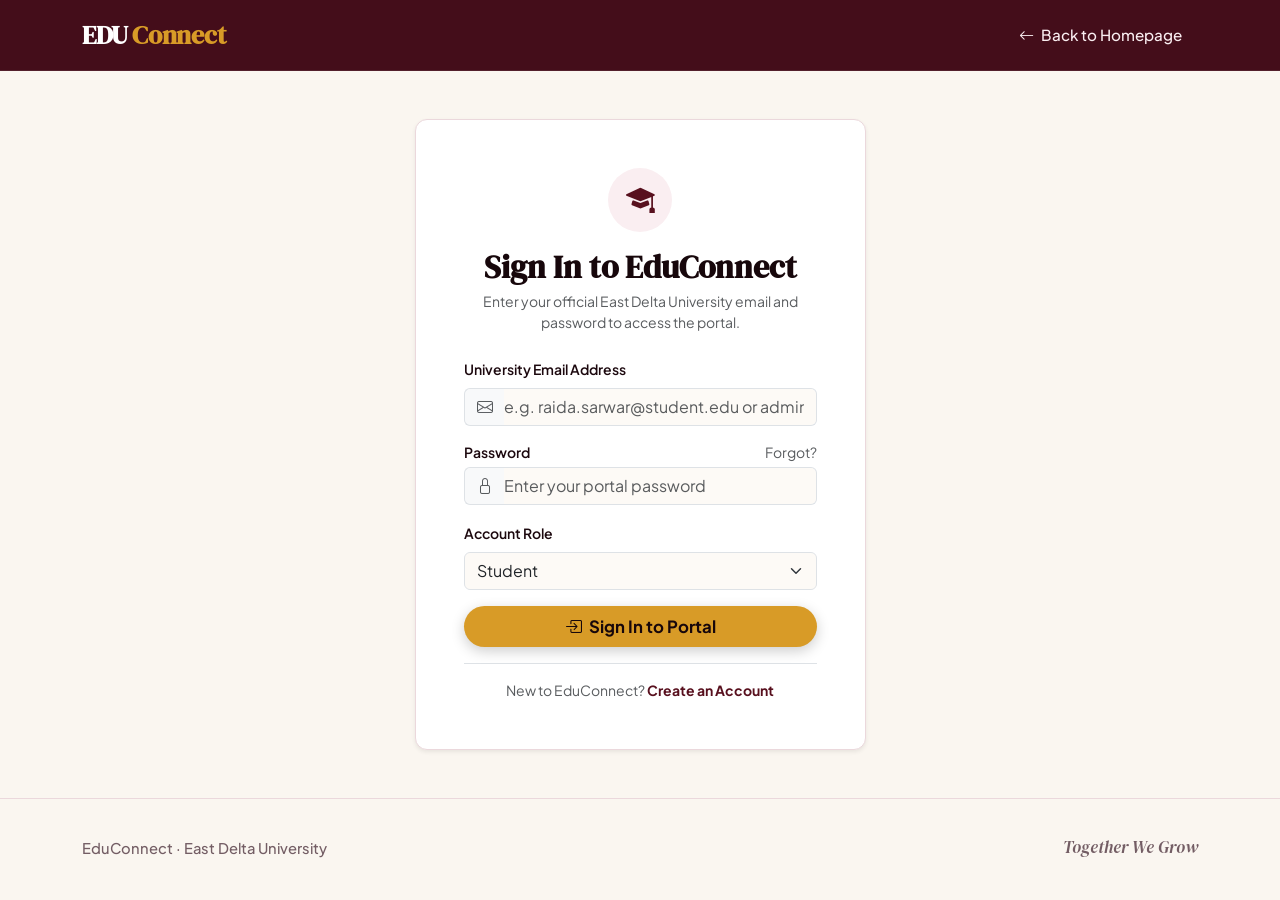
<file: login.html>
<!DOCTYPE html>
<html lang="en">
<head>
  <meta charset="UTF-8">
  <meta name="viewport" content="width=device-width, initial-scale=1.0">
  <title>Sign In – EDUConnect</title>
  
  <!-- Google Fonts -->
  <link rel="preconnect" href="https://fonts.googleapis.com">
  <link rel="preconnect" href="https://fonts.gstatic.com" crossorigin>
  <link href="https://fonts.googleapis.com/css2?family=DM+Serif+Display:ital@0;1&family=Plus+Jakarta+Sans:wght@300;400;500;600;700;800&display=swap" rel="stylesheet">
  
  <!-- Bootstrap 5 CSS -->
  <link href="https://cdn.jsdelivr.net/npm/bootstrap@5.3.3/dist/css/bootstrap.min.css" rel="stylesheet">
  <!-- Bootstrap Icons -->
  <link href="https://cdn.jsdelivr.net/npm/bootstrap-icons@1.11.3/font/bootstrap-icons.min.css" rel="stylesheet">
  <!-- Custom CSS -->
  <link rel="stylesheet" href="assets/css/style.css">
</head>
<body class="edu-home-page d-flex flex-column min-vh-100">

  <!-- Header (Deep Maroon Theme) -->
  <header class="home-navbar py-3">
    <div class="container d-flex justify-content-between align-items-center">
      <a class="home-brand d-flex align-items-center gap-1" href="index.html">EDU<span class="brand-gold">Connect</span></a>
      <a href="index.html" class="home-nav-link">
        <i class="bi bi-arrow-left me-1"></i> Back to Homepage
      </a>
    </div>
  </header>

  <!-- Login Main Container -->
  <main class="container my-auto py-5">
    <div class="row justify-content-center">
      <div class="col-md-9 col-lg-7 col-xl-5">

        <!-- Login Card -->
        <div class="edu-card p-4 p-md-5 shadow-sm">
          <div class="text-center mb-4">
            <div class="club-circle-avatar mx-auto mb-3" style="width: 64px; height: 64px; font-size: 1.8rem;">
              <i class="bi bi-mortarboard-fill"></i>
            </div>
            <h2 class="home-section-title mb-1" style="font-size: 2rem;">Sign In to EduConnect</h2>
            <p class="text-muted small">Enter your official East Delta University email and password to access the portal.</p>
          </div>

          <!-- Alert message box -->
          <div id="login-alert" class="alert d-none" role="alert"></div>

          <!-- Login Form -->
          <form id="login-form">
            <div class="mb-3">
              <label for="login-email" class="form-label small fw-semibold">University Email Address</label>
              <div class="input-group">
                <span class="input-group-text bg-light border-end-0"><i class="bi bi-envelope text-muted"></i></span>
                <input type="email" class="form-control border-start-0 ps-0" id="login-email" placeholder="e.g. raida.sarwar@student.edu or admin@edu.ac.bd" required>
              </div>
            </div>

            <div class="mb-3">
              <div class="d-flex justify-content-between align-items-center mb-1">
                <label for="login-password" class="form-label small fw-semibold mb-0">Password</label>
                <a href="#" class="small text-muted text-decoration-none" onclick="showToast('Please contact the EDU IT Helpdesk (it-support@edu.ac.bd) to reset your student portal password.', 'info'); return false;">Forgot?</a>
              </div>
              <div class="input-group">
                <span class="input-group-text bg-light border-end-0"><i class="bi bi-lock text-muted"></i></span>
                <input type="password" class="form-control border-start-0 ps-0" id="login-password" placeholder="Enter your portal password" required>
              </div>
            </div>

            <div class="mb-3">
              <label for="login-role" class="form-label small fw-semibold">Account Role</label>
              <select class="form-select" id="login-role">
                <option value="student" selected>Student</option>
                <option value="club_rep">Club Representative</option>
                <option value="admin">Administrator / Faculty</option>
              </select>
            </div>

            <div class="d-grid mb-3">
              <button type="submit" class="btn btn-hero-explore py-2 text-center justify-content-center">
                <i class="bi bi-box-arrow-in-right me-1"></i> Sign In to Portal
              </button>
            </div>
          </form>

          <div class="text-center pt-3 border-top">
            <p class="small text-muted mb-0">
              New to EduConnect? <a href="register.html" class="fw-bold text-decoration-none" style="color: #58101e;">Create an Account</a>
            </p>
          </div>
        </div>

      </div>
    </div>
  </main>

  <!-- Clean Footer -->
  <footer class="home-footer mt-auto">
    <div class="container d-flex flex-wrap justify-content-between align-items-center gap-3">
      <div class="home-footer-left">EduConnect &middot; East Delta University</div>
      <div class="home-footer-right">Together We Grow</div>
    </div>
  </footer>

  <!-- Bootstrap 5 Bundle JS -->
  <script src="https://cdn.jsdelivr.net/npm/bootstrap@5.3.3/dist/js/bootstrap.bundle.min.js"></script>
  <!-- Application Scripts -->
    <script src="assets/js/api.js"></script>
<script src="assets/js/data.js"></script>
  <script src="assets/js/app.js"></script>
  <script src="assets/js/auth.js"></script>
</body>
</html>
</file>
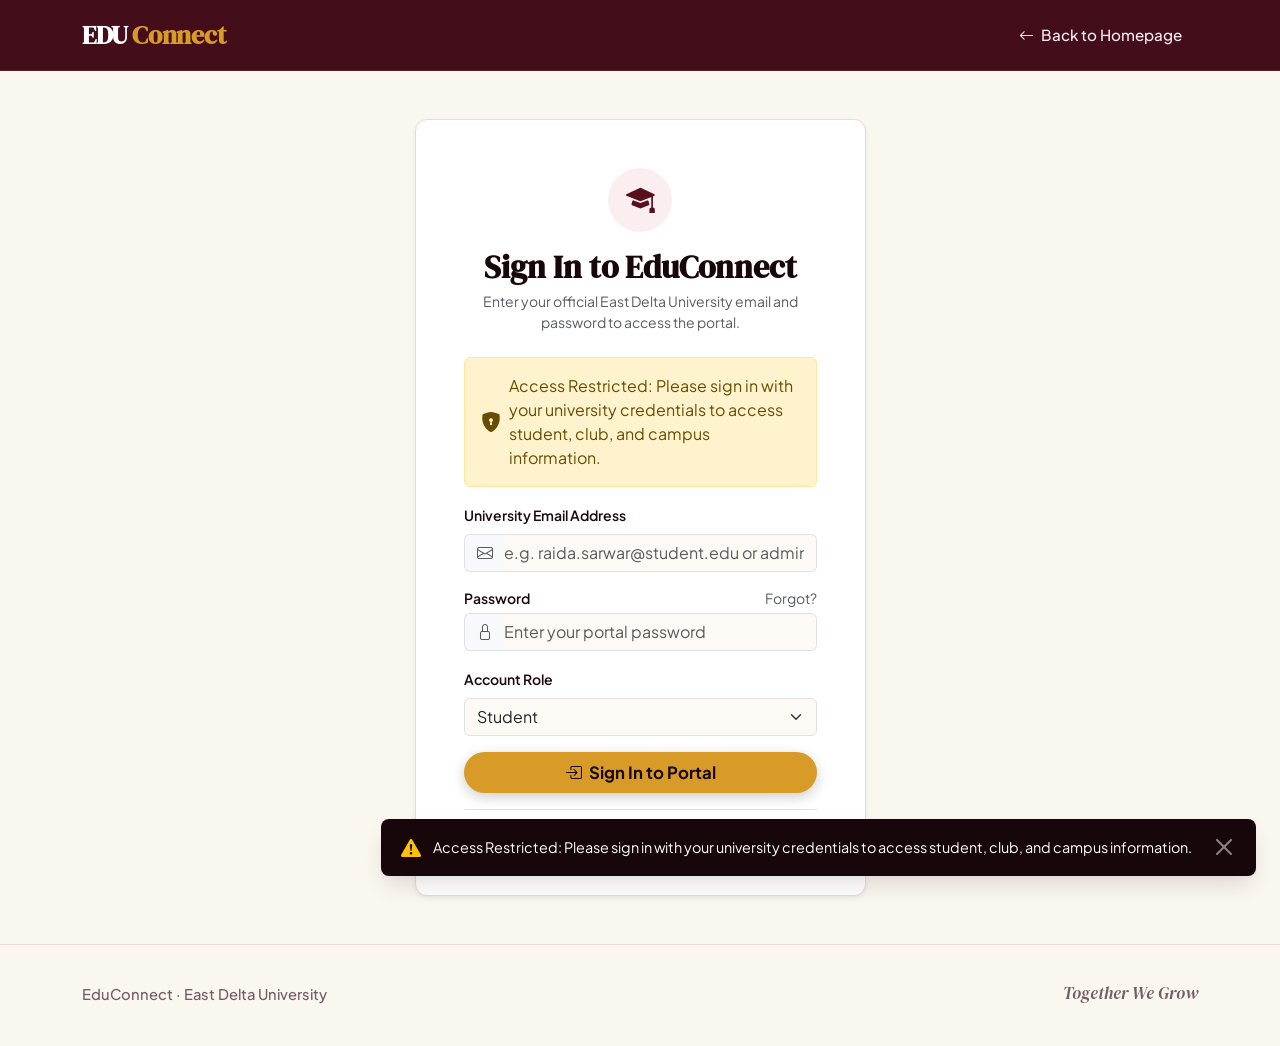
<file: notifications.html>
<!DOCTYPE html>
<html lang="en">
<head>
  <meta charset="UTF-8">
  <meta name="viewport" content="width=device-width, initial-scale=1.0">
  <title>Notifications – EDUConnect</title>
  
  <!-- Google Fonts: Plus Jakarta Sans & DM Serif Display (Brand Typography) -->
  <link rel="preconnect" href="https://fonts.googleapis.com">
  <link rel="preconnect" href="https://fonts.gstatic.com" crossorigin>
  <link href="https://fonts.googleapis.com/css2?family=DM+Serif+Display:ital@0;1&family=Plus+Jakarta+Sans:wght@300;400;500;600;700;800&display=swap" rel="stylesheet">

  <!-- Bootstrap 5 CSS -->
  <link href="https://cdn.jsdelivr.net/npm/bootstrap@5.3.3/dist/css/bootstrap.min.css" rel="stylesheet">
  <!-- Bootstrap Icons -->
  <link href="https://cdn.jsdelivr.net/npm/bootstrap-icons@1.11.3/font/bootstrap-icons.min.css" rel="stylesheet">
  <!-- Custom CSS -->
  <link rel="stylesheet" href="assets/css/style.css">
</head>
<body class="edu-portal-body">

  <!-- Top Navigation Bar (Dark Maroon Theme) -->
  <nav class="navbar navbar-expand-lg edu-navbar sticky-top">
    <div class="container-fluid px-3 px-lg-4">
      <a class="navbar-brand d-flex align-items-center gap-2" href="index.html">
        <span class="fw-bold">EDU<span class="brand-gold">Connect</span></span>
      </a>

      <!-- Universal Search Bar (Desktop) -->
      <form class="d-none d-lg-flex me-auto position-relative navbar-search-form ms-2 ms-lg-3" action="students.html">
        <span class="position-absolute top-50 start-0 translate-middle-y ms-3 text-white-50">
          <i class="bi bi-search"></i>
        </span>
        <input class="form-control form-control-sm ps-5 bg-white bg-opacity-10 border-secondary text-white placeholder-light" type="search" name="q" placeholder="Search students, clubs, events..." aria-label="Search" style="border-radius: 9999px;">
      </form>

      <button class="navbar-toggler text-white border-0 shadow-none p-1" type="button" data-bs-toggle="collapse" data-bs-target="#navbarPortal" aria-controls="navbarPortal" aria-expanded="false" aria-label="Toggle navigation">
        <i class="bi bi-list fs-1 text-white"></i>
      </button>

      <div class="collapse navbar-collapse" id="navbarPortal">
        <!-- Universal Mobile Search in Drawer -->
        <form class="d-flex d-lg-none my-3 position-relative" action="students.html">
          <span class="position-absolute top-50 start-0 translate-middle-y ms-3 text-white-50">
            <i class="bi bi-search"></i>
          </span>
          <input class="form-control form-control-sm ps-5 bg-white bg-opacity-10 border-secondary text-white placeholder-light w-100" type="search" name="q" placeholder="Search students, clubs, events..." aria-label="Search" style="border-radius: 9999px;">
        </form>

        <ul class="navbar-nav ms-auto align-items-lg-center gap-1">
          <li class="nav-item">
            <a class="nav-link" href="dashboard.html"><i class="bi bi-house-door-fill"></i> Home</a>
          </li>
          <li class="nav-item">
            <a class="nav-link" href="students.html"><i class="bi bi-people-fill"></i> Students</a>
          </li>
          <li class="nav-item">
            <a class="nav-link" href="clubs.html"><i class="bi bi-flag-fill"></i> Clubs</a>
          </li>
          <li class="nav-item">
            <a class="nav-link" href="events.html"><i class="bi bi-calendar-event-fill"></i> Events</a>
          </li>
          <li class="nav-item">
            <a class="nav-link active brand-gold position-relative" href="notifications.html">
              <i class="bi bi-bell-fill"></i> Notifications
              <span class="nav-badge-pill" id="nav-notif-badge" style="display: none;">0</span>
            </a>
          </li>
          <li class="nav-item">
            <a class="nav-link fw-semibold" style="color: #f87171 !important;" href="admin.html"><i class="bi bi-shield-lock-fill"></i> Admin</a>
          </li>

          <!-- User Profile & Account Dropdown -->
          <li class="nav-item dropdown ms-lg-2">
            <a class="nav-link dropdown-toggle d-flex align-items-center gap-2 p-1 text-light" href="#" role="button" data-bs-toggle="dropdown" aria-expanded="false">
              <div id="nav-user-chip" class="d-flex align-items-center gap-2">
                <img src="https://images.unsplash.com/photo-1534528741775-53994a69daeb?auto=format&fit=crop&w=400&q=80" 
                     alt="User" class="rounded-circle" style="width: 30px; height: 30px; object-fit: cover;">
                <span class="d-none d-xl-inline fw-semibold text-light">Farhan Ahmed</span>
                <span class="badge bg-secondary text-white text-capitalize" style="font-size: 0.68rem;">Student</span>
              </div>
            </a>
            <ul class="dropdown-menu dropdown-menu-end shadow-sm">
              <li><h6 class="dropdown-header">Student Account</h6></li>
              <li><a class="dropdown-item" href="profile.html"><i class="bi bi-person-circle me-2"></i>View My Profile</a></li>
              <li><a class="dropdown-item" href="events.html"><i class="bi bi-calendar-event me-2"></i>Campus Events</a></li>
              <li><a class="dropdown-item active" href="notifications.html"><i class="bi bi-bell me-2"></i>Notifications</a></li>
              <li><hr class="dropdown-divider"></li>
              <li><a class="dropdown-item text-danger" href="login.html" data-action="logout" onclick="handleLogout(event)"><i class="bi bi-box-arrow-right me-2"></i>Log Out</a></li>
            </ul>
          </li>
        </ul>
      </div>
    </div>
  </nav>

  <!-- Page Header -->
  <section class="page-header-banner">
    <div class="container-fluid px-3 px-lg-4">
      <div class="d-flex flex-column flex-md-row justify-content-between align-items-md-center gap-3">
        <div>
          <h2 class="serif-heading mb-1">Campus Notifications Center</h2>
          <p class="text-muted small mb-0">Stay updated with event reminders, club recruitment updates, and peer network connections.</p>
        </div>
        <div class="d-flex align-items-center gap-2">
          <span id="unread-notifs-count" class="badge bg-danger px-3 py-2">2 Unread</span>
          <button class="btn btn-sm btn-edu-outline" id="btn-mark-all-read">
            <i class="bi bi-check2-all me-1"></i> Mark All as Read
          </button>
        </div>
      </div>
    </div>
  </section>

  <!-- Notification Main Page -->
  <main class="container py-4 flex-grow-1">
    <div class="row justify-content-center">
      <div class="col-lg-9 col-xl-8">

        <!-- Filter Pills -->
        <div class="d-flex gap-2 mb-3 flex-wrap">
          <button class="btn btn-sm btn-light border active fw-semibold" data-notif-filter="all">All</button>
          <button class="btn btn-sm btn-light border fw-semibold" data-notif-filter="unread">Unread Only</button>
          <button class="btn btn-sm btn-light border fw-semibold" data-notif-filter="event">Events</button>
          <button class="btn btn-sm btn-light border fw-semibold" data-notif-filter="club">Club Announcements</button>
          <button class="btn btn-sm btn-light border fw-semibold" data-notif-filter="connection">Connections</button>
        </div>

        <!-- Notification Items Container -->
        <div class="edu-card overflow-hidden">
          <div id="notifications-list">
            <!-- Dynamically populated by notifications.js -->
          </div>

          <!-- Empty State -->
          <div id="notifications-empty-state" class="text-center py-5 d-none">
            <div class="rounded-circle bg-light d-inline-flex p-4 mb-3">
              <i class="bi bi-bell-slash text-muted fs-1"></i>
            </div>
            <h5 class="fw-bold text-dark">No Notifications</h5>
            <p class="text-muted small">You are all caught up! When you connect or register for events, alerts will show here.</p>
          </div>
        </div>

      </div>
    </div>
  </main>

  <!-- Standard University Portal Footer -->
  <footer class="edu-portal-footer mt-auto">
    <div class="container-fluid px-3 px-lg-4 text-center">
      <p class="mb-1 fw-semibold">EDUConnect &bull; East Delta University</p>
      <p class="small text-muted mb-0">Empowering student engagement, academic excellence, and campus community &copy; 2026</p>
    </div>
  </footer>

  <!-- Bootstrap 5 Bundle JS -->
  <script src="https://cdn.jsdelivr.net/npm/bootstrap@5.3.3/dist/js/bootstrap.bundle.min.js"></script>
  <!-- Application Scripts -->
    <script src="assets/js/api.js"></script>
<script src="assets/js/data.js"></script>
  <script src="assets/js/app.js"></script>
  <script src="assets/js/notifications.js"></script>
</body>
</html>
</file>
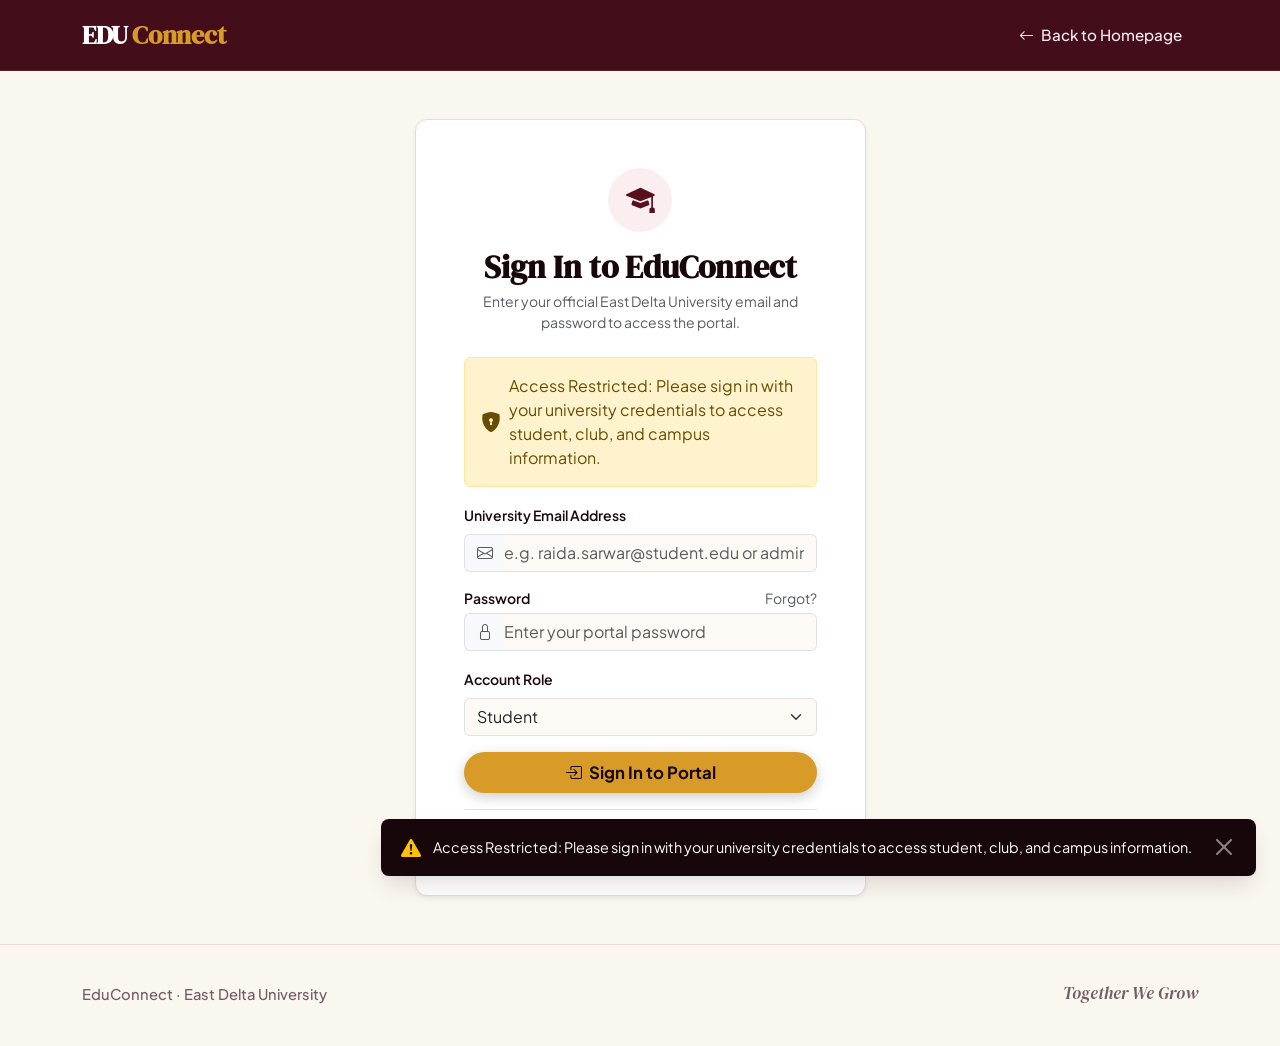
<file: profile.html>
<!DOCTYPE html>
<html lang="en">
<head>
  <meta charset="UTF-8">
  <meta name="viewport" content="width=device-width, initial-scale=1.0">
  <title>Student Profile – EDUConnect</title>
  
  <!-- Google Fonts -->
  <link rel="preconnect" href="https://fonts.googleapis.com">
  <link rel="preconnect" href="https://fonts.gstatic.com" crossorigin>
  <link href="https://fonts.googleapis.com/css2?family=DM+Serif+Display:ital@0;1&family=Plus+Jakarta+Sans:wght@300;400;500;600;700;800&display=swap" rel="stylesheet">
  
  <!-- Bootstrap 5 CSS -->
  <link href="https://cdn.jsdelivr.net/npm/bootstrap@5.3.3/dist/css/bootstrap.min.css" rel="stylesheet">
  <!-- Bootstrap Icons -->
  <link href="https://cdn.jsdelivr.net/npm/bootstrap-icons@1.11.3/font/bootstrap-icons.min.css" rel="stylesheet">
  <!-- Custom CSS -->
  <link rel="stylesheet" href="assets/css/style.css">
</head>
<body class="edu-portal-body">

  <!-- Top Navigation Bar (Dark Maroon Theme) -->
  <nav class="navbar navbar-expand-lg edu-navbar sticky-top">
    <div class="container-fluid px-3 px-lg-4">
      <a class="navbar-brand d-flex align-items-center gap-2" href="index.html">
        <span class="fw-bold">EDU<span class="brand-gold">Connect</span></span>
      </a>

      <!-- Universal Search Bar (Desktop) -->
      <form class="d-none d-lg-flex me-auto position-relative navbar-search-form ms-2 ms-lg-3" action="students.html">
        <span class="position-absolute top-50 start-0 translate-middle-y ms-3 text-white-50">
          <i class="bi bi-search"></i>
        </span>
        <input class="form-control form-control-sm ps-5 bg-white bg-opacity-10 border-secondary text-white placeholder-light" type="search" name="q" placeholder="Search students, clubs, events..." aria-label="Search" style="border-radius: 9999px;">
      </form>

      <button class="navbar-toggler text-white border-0 shadow-none p-1" type="button" data-bs-toggle="collapse" data-bs-target="#navbarPortal" aria-controls="navbarPortal" aria-expanded="false" aria-label="Toggle navigation">
        <i class="bi bi-list fs-1 text-white"></i>
      </button>

      <div class="collapse navbar-collapse" id="navbarPortal">
        <!-- Universal Mobile Search in Drawer -->
        <form class="d-flex d-lg-none my-3 position-relative" action="students.html">
          <span class="position-absolute top-50 start-0 translate-middle-y ms-3 text-white-50">
            <i class="bi bi-search"></i>
          </span>
          <input class="form-control form-control-sm ps-5 bg-white bg-opacity-10 border-secondary text-white placeholder-light w-100" type="search" name="q" placeholder="Search students, clubs, events..." aria-label="Search" style="border-radius: 9999px;">
        </form>

        <ul class="navbar-nav ms-auto align-items-lg-center gap-1">
          <li class="nav-item">
            <a class="nav-link" href="dashboard.html"><i class="bi bi-house-door-fill"></i> Home</a>
          </li>
          <li class="nav-item">
            <a class="nav-link" href="students.html"><i class="bi bi-people-fill"></i> Students</a>
          </li>
          <li class="nav-item">
            <a class="nav-link" href="clubs.html"><i class="bi bi-flag-fill"></i> Clubs</a>
          </li>
          <li class="nav-item">
            <a class="nav-link" href="events.html"><i class="bi bi-calendar-event-fill"></i> Events</a>
          </li>
          <li class="nav-item">
            <a class="nav-link position-relative" href="notifications.html">
              <i class="bi bi-bell-fill"></i> Notifications
              <span class="nav-badge-pill" id="nav-notif-badge" style="display: none;">0</span>
            </a>
          </li>
          <li class="nav-item">
            <a class="nav-link fw-semibold" style="color: #f87171 !important;" href="admin.html"><i class="bi bi-shield-lock-fill"></i> Admin</a>
          </li>

          <!-- User Profile & Account Dropdown -->
          <li class="nav-item dropdown ms-lg-2">
            <a class="nav-link dropdown-toggle d-flex align-items-center gap-2 p-1 text-light" href="#" role="button" data-bs-toggle="dropdown" aria-expanded="false">
              <div id="nav-user-chip" class="d-flex align-items-center gap-2">
                <img src="https://images.unsplash.com/photo-1534528741775-53994a69daeb?auto=format&fit=crop&w=400&q=80" 
                     alt="User" class="rounded-circle" style="width: 30px; height: 30px; object-fit: cover;">
                <span class="d-none d-xl-inline fw-semibold text-light">Farhan Ahmed</span>
                <span class="badge bg-secondary text-white text-capitalize" style="font-size: 0.68rem;">Student</span>
              </div>
            </a>
            <ul class="dropdown-menu dropdown-menu-end shadow-sm">
              <li><h6 class="dropdown-header">Student Account</h6></li>
              <li><a class="dropdown-item active" href="profile.html"><i class="bi bi-person-circle me-2"></i>View My Profile</a></li>
              <li><a class="dropdown-item" href="events.html"><i class="bi bi-calendar-event me-2"></i>Campus Events</a></li>
              <li><a class="dropdown-item" href="notifications.html"><i class="bi bi-bell me-2"></i>Notifications</a></li>
              <li><hr class="dropdown-divider"></li>
              <li><a class="dropdown-item text-danger" href="login.html" data-action="logout" onclick="handleLogout(event)"><i class="bi bi-box-arrow-right me-2"></i>Log Out</a></li>
            </ul>
          </li>
        </ul>
      </div>
    </div>
  </nav>

  <!-- Profile Content Container -->
  <main class="container py-4" id="student-profile-container">
    <div class="row g-4">

      <!-- LEFT / MAIN COLUMN: Profile Header & Academic Details -->
      <div class="col-lg-8">
        
        <!-- Header Card with Cover and Avatar -->
        <div class="edu-card mb-4 position-relative">
          <div class="profile-cover-header">
            <div class="profile-avatar-holder">
              <img src="https://images.unsplash.com/photo-1534528741775-53994a69daeb?auto=format&fit=crop&w=400&q=80" 
                   id="profile-avatar" alt="Student Profile" class="profile-avatar-large">
            </div>
          </div>

          <div class="profile-info-bar">
            <div class="d-flex flex-column flex-md-row justify-content-between align-items-md-start gap-3">
              <div>
                <div class="d-flex align-items-center gap-2 mb-1">
                  <h3 class="fw-bold mb-0 text-dark" id="profile-name">Farhan Ahmed</h3>
                  <span id="profile-status-badge" class="status-pill status-verified">
                    <i class="bi bi-patch-check-fill"></i> Verified
                  </span>
                </div>
                <div class="text-muted small mb-2" id="profile-student-id">
                  <i class="bi bi-person-badge me-1"></i> 2023-1-60-045
                </div>
                <div class="badge-dept mb-2" id="profile-department">
                  Computer Science &amp; Engineering
                </div>
                <div class="small text-muted mb-3">
                  <i class="bi bi-envelope-fill me-1"></i> <span id="profile-email">farhan.ahmed@student.edu</span>
                </div>
              </div>

              <!-- Action buttons -->
              <div class="d-flex gap-2">
                <button class="btn btn-edu-outline" id="btn-edit-profile-modal" data-bs-toggle="modal" data-bs-target="#editProfileModal">
                  <i class="bi bi-pencil-square me-1"></i> Edit Profile
                </button>
                <div id="profile-connect-action-container" class="d-none">
                  <!-- Injected if viewing other student -->
                </div>
              </div>
            </div>

            <!-- Bio -->
            <div class="border-top pt-3 mt-2">
              <h6 class="fw-bold text-dark mb-2">Biography &amp; Academic Focus</h6>
              <p class="text-secondary mb-0" id="profile-bio" style="line-height: 1.6;">
                CSE undergrad interested in Full-Stack Web Development, Cloud Computing, and open-source software.
              </p>
            </div>
          </div>
        </div>

        <!-- Skills and Interests -->
        <div class="edu-card p-4 mb-4">
          <h5 class="fw-bold mb-3 text-dark"><i class="bi bi-code-slash text-primary me-2"></i>Skills &amp; Competencies</h5>
          <div class="mb-4" id="profile-skills-container">
            <!-- Dynamically populated by students.js -->
          </div>

          <h5 class="fw-bold mb-3 text-dark"><i class="bi bi-compass text-success me-2"></i>Interests &amp; Specializations</h5>
          <div id="profile-interests-container">
            <!-- Dynamically populated by students.js -->
          </div>
        </div>

        <!-- Co-Curricular Clubs & Activities -->
        <div class="edu-card p-4 mb-4">
          <h5 class="fw-bold mb-3 text-dark"><i class="bi bi-flag-fill text-info me-2"></i>Campus Clubs &amp; Activities</h5>
          <div class="row" id="profile-clubs-container">
            <!-- Dynamically populated by students.js -->
          </div>
        </div>

        <!-- Achievements & Honors -->
        <div class="edu-card p-4 mb-4">
          <h5 class="fw-bold mb-3 text-dark"><i class="bi bi-trophy-fill text-warning me-2"></i>Honors &amp; Awards</h5>
          <ul class="list-group list-group-flush" id="profile-achievements-container">
            <!-- Dynamically populated by students.js -->
          </ul>
        </div>

      </div>

      <!-- RIGHT SIDEBAR: Academic Summary Box -->
      <div class="col-lg-4">
        
        <!-- Academic Standing Card -->
        <div class="edu-card p-4 mb-4">
          <h6 class="fw-bold text-dark mb-3 text-uppercase small" style="letter-spacing: 0.05em;">Academic Overview</h6>
          
          <div class="d-flex justify-content-between py-2 border-bottom">
            <span class="text-muted small">Current Semester</span>
            <span class="fw-semibold text-dark small" id="profile-semester">6th Semester</span>
          </div>

          <div class="d-flex justify-content-between py-2 border-bottom">
            <span class="text-muted small">Cumulative CGPA</span>
            <span class="fw-bold text-primary small" id="profile-cgpa">3.86 / 4.00</span>
          </div>

          <div class="d-flex justify-content-between py-2 border-bottom">
            <span class="text-muted small">Academic Standing</span>
            <span class="badge bg-success-subtle text-success small">Good Standing</span>
          </div>

          <div class="d-flex justify-content-between py-2">
            <span class="text-muted small">Enrolled Program</span>
            <span class="fw-semibold text-dark small">B.Sc. in CSE</span>
          </div>
        </div>

        <!-- Verification Notice -->
        <div class="edu-card p-4 bg-white mb-4">
          <div class="d-flex align-items-center gap-2 mb-2 text-primary">
            <i class="bi bi-shield-check fs-4"></i>
            <h6 class="fw-bold mb-0">Verified University Identity</h6>
          </div>
          <p class="small text-muted mb-0">
            This profile is authenticated with the University Registrar database. All club roles and awards are validated by student club advisors.
          </p>
        </div>

        <!-- Back to Directory button -->
        <a href="students.html" class="btn btn-edu-outline w-100">
          <i class="bi bi-arrow-left me-1"></i> Return to Students Directory
        </a>
      </div>

    </div>
  </main>

  <!-- Edit Profile Modal -->
  <div class="modal fade" id="editProfileModal" tabindex="-1" aria-hidden="true">
    <div class="modal-dialog modal-dialog-centered modal-lg">
      <div class="modal-content">
        <div class="modal-header">
          <h5 class="modal-title fw-bold">Edit Student Profile</h5>
          <button type="button" class="btn-close" data-bs-dismiss="modal" aria-label="Close"></button>
        </div>
        <form id="edit-profile-form">
          <div class="modal-body">
            <div class="row g-3">
              <div class="col-md-6">
                <label for="edit-name" class="form-label small fw-semibold">Full Name <span class="text-danger">*</span></label>
                <input type="text" class="form-control" id="edit-name" required>
              </div>

              <div class="col-md-6">
                <label for="edit-dept" class="form-label small fw-semibold">Academic Department <span class="text-danger">*</span></label>
                <select class="form-select" id="edit-dept" required>
                  <option value="Computer Science & Engineering">Computer Science &amp; Engineering</option>
                  <option value="Electrical & Electronic Engineering">Electrical &amp; Electronic Engineering</option>
                  <option value="Business Administration (BBA)">Business Administration (BBA)</option>
                  <option value="Civil Engineering">Civil Engineering</option>
                  <option value="English & Humanities">English &amp; Humanities</option>
                </select>
              </div>

              <div class="col-md-6">
                <label for="edit-semester" class="form-label small fw-semibold">Current Semester</label>
                <input type="text" class="form-control" id="edit-semester" placeholder="e.g. 6th Semester">
              </div>

              <div class="col-md-6">
                <label for="edit-cgpa" class="form-label small fw-semibold">CGPA</label>
                <input type="text" class="form-control" id="edit-cgpa" placeholder="e.g. 3.86">
              </div>

              <div class="col-12">
                <label for="edit-bio" class="form-label small fw-semibold">Biography</label>
                <textarea class="form-control" id="edit-bio" rows="3"></textarea>
              </div>

              <div class="col-12">
                <label for="edit-skills" class="form-label small fw-semibold">Skills (Comma-separated)</label>
                <input type="text" class="form-control" id="edit-skills" placeholder="e.g. JavaScript, PHP, MySQL, React, Python">
              </div>

              <div class="col-12">
                <label for="edit-interests" class="form-label small fw-semibold">Interests (Comma-separated)</label>
                <input type="text" class="form-control" id="edit-interests" placeholder="e.g. Web Architecture, Machine Learning, System Design">
              </div>

              <div class="col-12">
                <label for="edit-avatar" class="form-label small fw-semibold">Avatar Image URL</label>
                <input type="url" class="form-control" id="edit-avatar" placeholder="https://images.unsplash.com/...">
              </div>
            </div>
          </div>
          <div class="modal-footer">
            <button type="button" class="btn btn-light" data-bs-dismiss="modal">Cancel</button>
            <button type="submit" class="btn btn-edu-primary">Save Changes</button>
          </div>
        </form>
      </div>
    </div>
  </div>

  <!-- Unified Portal Footer -->
  <footer class="edu-portal-footer mt-auto">
    <div class="container-fluid px-3 px-lg-4 d-flex flex-wrap justify-content-between align-items-center gap-2">
      <div class="d-flex align-items-center gap-2">
        <span class="brand-label">EDU<span class="brand-gold">Connect</span></span>
        <span class="text-muted">&middot;</span>
        <span>East Delta University</span>
        <span class="text-muted">&middot;</span>
        <span>&copy; 2026</span>
      </div>
      <div class="text-muted">
        Together We Grow &middot; CSE 242 Web Development (Fall 2026)
      </div>
    </div>
  </footer>

  <!-- Bootstrap 5 Bundle JS -->
  <script src="https://cdn.jsdelivr.net/npm/bootstrap@5.3.3/dist/js/bootstrap.bundle.min.js"></script>
  <!-- Application Scripts -->
    <script src="assets/js/api.js"></script>
<script src="assets/js/data.js"></script>
  <script src="assets/js/app.js"></script>
  <script src="assets/js/students.js"></script>
</body>
</html>
</file>
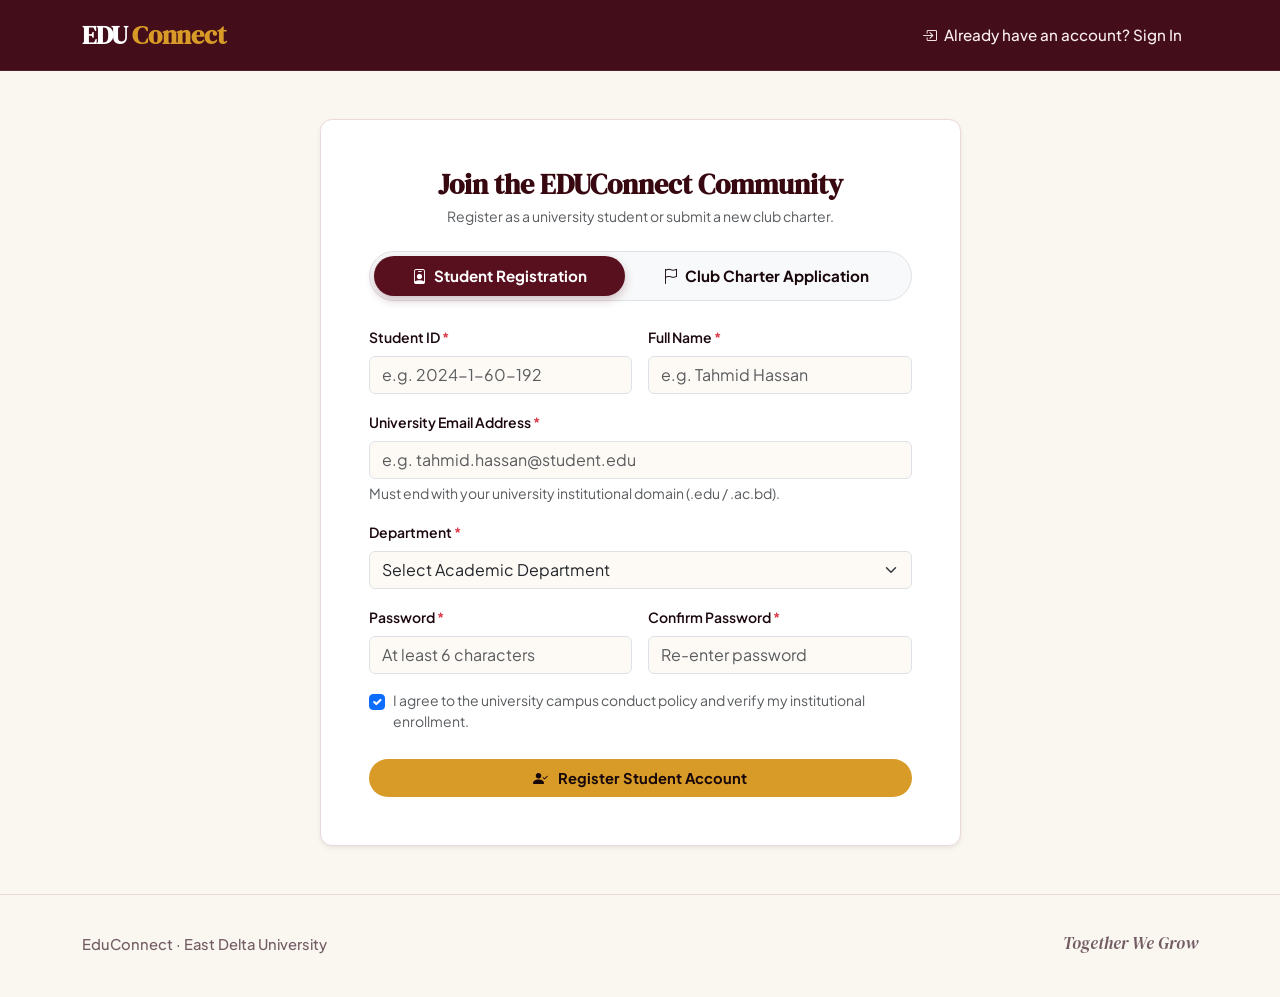
<file: register.html>
<!DOCTYPE html>
<html lang="en">
<head>
  <meta charset="UTF-8">
  <meta name="viewport" content="width=device-width, initial-scale=1.0">
  <title>Register – EDUConnect</title>
  
  <!-- Google Fonts -->
  <link rel="preconnect" href="https://fonts.googleapis.com">
  <link rel="preconnect" href="https://fonts.gstatic.com" crossorigin>
  <link href="https://fonts.googleapis.com/css2?family=DM+Serif+Display:ital@0;1&family=Plus+Jakarta+Sans:wght@300;400;500;600;700;800&display=swap" rel="stylesheet">
  
  <!-- Bootstrap 5 CSS -->
  <link href="https://cdn.jsdelivr.net/npm/bootstrap@5.3.3/dist/css/bootstrap.min.css" rel="stylesheet">
  <!-- Bootstrap Icons -->
  <link href="https://cdn.jsdelivr.net/npm/bootstrap-icons@1.11.3/font/bootstrap-icons.min.css" rel="stylesheet">
  <!-- Custom CSS -->
  <link rel="stylesheet" href="assets/css/style.css">
</head>
<body class="edu-home-page d-flex flex-column min-vh-100">

  <!-- Header (Deep Maroon Theme) -->
  <header class="home-navbar py-3">
    <div class="container d-flex justify-content-between align-items-center">
      <a class="home-brand d-flex align-items-center gap-1" href="index.html">EDU<span class="brand-gold">Connect</span></a>
      <a href="login.html" class="home-nav-link">
        <i class="bi bi-box-arrow-in-right me-1"></i> Already have an account? Sign In
      </a>
    </div>
  </header>

  <!-- Registration Main -->
  <main class="container my-5">
    <div class="row justify-content-center">
      <div class="col-lg-8 col-xl-7">

        <div class="edu-card shadow-sm p-4 p-md-5">
          <div class="text-center mb-4">
            <h3 class="serif-heading mb-1">Join the EDUConnect Community</h3>
            <p class="text-muted small">Register as a university student or submit a new club charter.</p>
          </div>

          <!-- Tabs for Student vs Club Registration -->
          <ul class="nav nav-pills nav-fill mb-4 p-1 bg-light rounded-pill border" id="registrationTabs" role="tablist">
            <li class="nav-item" role="presentation">
              <button class="nav-link active fw-bold rounded-pill" id="student-tab" data-bs-toggle="pill" data-bs-target="#student-reg" type="button" role="tab">
                <i class="bi bi-person-badge me-1"></i> Student Registration
              </button>
            </li>
            <li class="nav-item" role="presentation">
              <button class="nav-link fw-bold rounded-pill" id="club-tab" data-bs-toggle="pill" data-bs-target="#club-reg" type="button" role="tab">
                <i class="bi bi-flag me-1"></i> Club Charter Application
              </button>
            </li>
          </ul>

          <div class="tab-content" id="registrationTabContent">
            <!-- 1. STUDENT REGISTRATION TAB -->
            <div class="tab-pane fade show active" id="student-reg" role="tabpanel">
              <div id="reg-alert" class="alert d-none" role="alert"></div>

              <form id="student-reg-form">
                <div class="row g-3">
                  <div class="col-md-6">
                    <label for="reg-student-id" class="form-label small fw-semibold">Student ID <span class="text-danger">*</span></label>
                    <input type="text" class="form-control" id="reg-student-id" placeholder="e.g. 2024-1-60-192" required>
                  </div>
                  <div class="col-md-6">
                    <label for="reg-name" class="form-label small fw-semibold">Full Name <span class="text-danger">*</span></label>
                    <input type="text" class="form-control" id="reg-name" placeholder="e.g. Tahmid Hassan" required>
                  </div>

                  <div class="col-12">
                    <label for="reg-email" class="form-label small fw-semibold">University Email Address <span class="text-danger">*</span></label>
                    <input type="email" class="form-control" id="reg-email" placeholder="e.g. tahmid.hassan@student.edu" required>
                    <div class="form-text small">Must end with your university institutional domain (.edu / .ac.bd).</div>
                  </div>

                  <div class="col-12">
                    <label for="reg-department" class="form-label small fw-semibold">Department <span class="text-danger">*</span></label>
                    <select class="form-select" id="reg-department" required>
                      <option value="" disabled selected>Select Academic Department</option>
                      <option value="Computer Science & Engineering">Computer Science &amp; Engineering (CSE)</option>
                      <option value="Electrical & Electronic Engineering">Electrical &amp; Electronic Engineering (EEE)</option>
                      <option value="Business Administration (BBA)">Business Administration (BBA)</option>
                      <option value="Civil Engineering">Civil Engineering (CE)</option>
                      <option value="English & Humanities">English &amp; Humanities</option>
                      <option value="Pharmacy">Pharmacy</option>
                    </select>
                  </div>

                  <div class="col-md-6">
                    <label for="reg-password" class="form-label small fw-semibold">Password <span class="text-danger">*</span></label>
                    <input type="password" class="form-control" id="reg-password" placeholder="At least 6 characters" required>
                  </div>
                  <div class="col-md-6">
                    <label for="reg-confirm-password" class="form-label small fw-semibold">Confirm Password <span class="text-danger">*</span></label>
                    <input type="password" class="form-control" id="reg-confirm-password" placeholder="Re-enter password" required>
                  </div>

                  <div class="col-12">
                    <div class="form-check">
                      <input class="form-check-input" type="checkbox" id="reg-terms" required checked>
                      <label class="form-check-label small text-muted" for="reg-terms">
                        I agree to the university campus conduct policy and verify my institutional enrollment.
                      </label>
                    </div>
                  </div>

                  <div class="col-12 pt-2">
                    <button type="submit" class="btn btn-gold-pill w-100 py-2 justify-content-center">
                      <i class="bi bi-person-check-fill me-1"></i> Register Student Account
                    </button>
                  </div>
                </div>
              </form>
            </div>

            <!-- 2. CLUB APPLICATION TAB -->
            <div class="tab-pane fade" id="club-reg" role="tabpanel">
              <div id="club-reg-alert" class="alert d-none" role="alert"></div>

              <div class="p-3 bg-light rounded-3 mb-3 border">
                <div class="d-flex align-items-center gap-2 fw-semibold small mb-1" style="color: var(--edu-maroon);">
                  <i class="bi bi-info-circle-fill"></i> Club Charter Review Procedure
                </div>
                <p class="small text-muted mb-0">
                  New campus clubs require endorsement from a full-time faculty advisor. Applications are reviewed by the Office of Student Affairs before receiving official verified status.
                </p>
              </div>

              <form id="club-reg-form">
                <div class="row g-3">
                  <div class="col-md-6">
                    <label for="club-name" class="form-label small fw-semibold">Proposed Club Name <span class="text-danger">*</span></label>
                    <input type="text" class="form-control" id="club-name" placeholder="e.g. EDU Cybersecurity Club" required>
                  </div>
                  <div class="col-md-6">
                    <label for="club-category" class="form-label small fw-semibold">Club Category <span class="text-danger">*</span></label>
                    <select class="form-select" id="club-category" required>
                      <option value="" disabled selected>Select Category</option>
                      <option value="Technology & Engineering">Technology &amp; Engineering</option>
                      <option value="Competitive Coding">Competitive Coding</option>
                      <option value="Robotics & Hardware">Robotics &amp; Hardware</option>
                      <option value="Business & Leadership">Business &amp; Leadership</option>
                      <option value="Art & Culture">Art &amp; Culture</option>
                      <option value="Sports & Athletics">Sports &amp; Athletics</option>
                    </select>
                  </div>

                  <div class="col-md-6">
                    <label for="club-lead-name" class="form-label small fw-semibold">Lead Student Representative <span class="text-danger">*</span></label>
                    <input type="text" class="form-control" id="club-lead-name" placeholder="e.g. Rayan Chowdhury" required>
                  </div>
                  <div class="col-md-6">
                    <label for="club-lead-email" class="form-label small fw-semibold">Representative University Email <span class="text-danger">*</span></label>
                    <input type="email" class="form-control" id="club-lead-email" placeholder="e.g. rayan.chowdhury@student.edu" required>
                  </div>

                  <div class="col-12">
                    <label for="club-advisor" class="form-label small fw-semibold">Faculty Advisor Name &amp; Designation <span class="text-danger">*</span></label>
                    <input type="text" class="form-control" id="club-advisor" placeholder="e.g. Dr. Kazi Moinul, Associate Professor, Dept of CSE" required>
                  </div>

                  <div class="col-12">
                    <label for="club-description" class="form-label small fw-semibold">Mission Statement / Objectives <span class="text-danger">*</span></label>
                    <textarea class="form-control" id="club-description" rows="3" placeholder="Briefly describe the purpose of this club and planned activities for the student body..." required></textarea>
                  </div>

                  <div class="col-12 pt-2">
                    <button type="submit" class="btn btn-edu-maroon w-100 py-2 justify-content-center">
                      <i class="bi bi-file-earmark-arrow-up-fill me-1"></i> Submit Club Charter Application
                    </button>
                  </div>
                </div>
              </form>
            </div>
          </div>

        </div>

      </div>
    </div>
  </main>

  <!-- Registration Success Modal -->
  <div class="modal fade" id="regSuccessModal" tabindex="-1" aria-labelledby="regSuccessModalLabel" aria-hidden="true">
    <div class="modal-dialog modal-dialog-centered">
      <div class="modal-content">
        <div class="modal-body text-center p-4">
          <div class="rounded-circle bg-success bg-opacity-10 text-success d-inline-flex p-3 mb-3 fs-2">
            <i class="bi bi-check2-circle"></i>
          </div>
          <h4 class="fw-bold mb-2">Account Created Successfully!</h4>
          <p class="text-muted small mb-4">
            Your university student account has been created with <strong>Pending Verification</strong> status. You can browse clubs, follow peers, and explore events while faculty administrators review your credentials.
          </p>
          <div class="d-grid gap-2">
            <a href="dashboard.html" class="btn btn-gold-pill py-2 justify-content-center text-decoration-none">
              Go to Home Dashboard
            </a>
            <a href="profile.html" class="btn btn-edu-outline py-2 justify-content-center text-decoration-none">
              View Your Profile
            </a>
          </div>
        </div>
      </div>
    </div>
  </div>

  <!-- Clean Footer -->
  <footer class="home-footer mt-auto">
    <div class="container d-flex flex-wrap justify-content-between align-items-center gap-3">
      <div class="home-footer-left">EduConnect &middot; East Delta University</div>
      <div class="home-footer-right">Together We Grow</div>
    </div>
  </footer>

  <!-- Bootstrap 5 Bundle JS -->
  <script src="https://cdn.jsdelivr.net/npm/bootstrap@5.3.3/dist/js/bootstrap.bundle.min.js"></script>
  <!-- Application Scripts -->
    <script src="assets/js/api.js"></script>
<script src="assets/js/data.js"></script>
  <script src="assets/js/app.js"></script>
  <script src="assets/js/auth.js"></script>
</body>
</html>
</file>
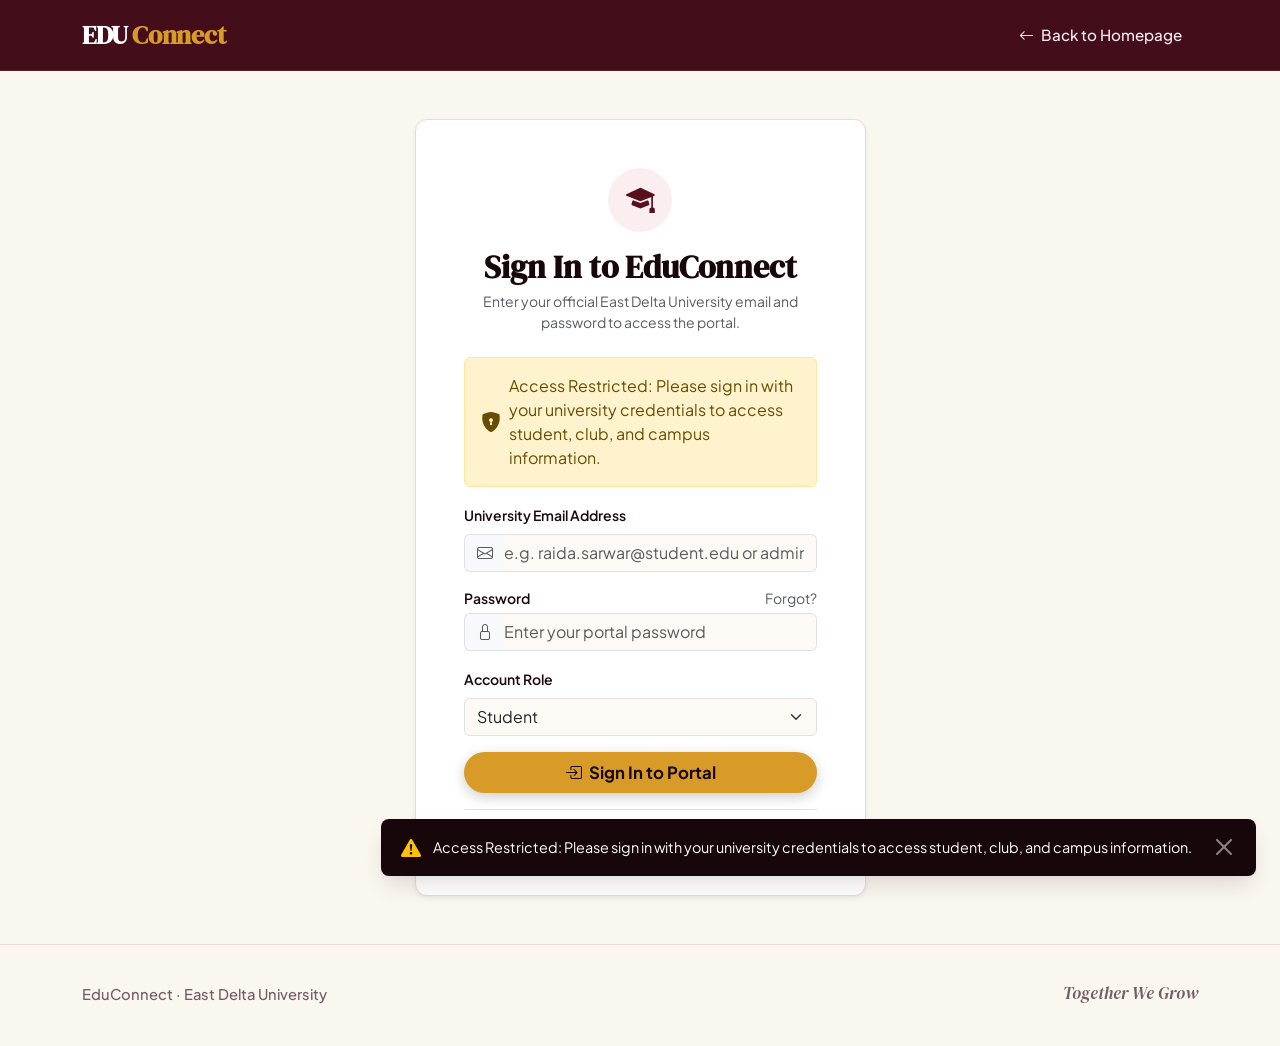
<file: students.html>
<!DOCTYPE html>
<html lang="en">
<head>
  <meta charset="UTF-8">
  <meta name="viewport" content="width=device-width, initial-scale=1.0">
  <title>Explore Students – EDUConnect</title>
  
  <!-- Google Fonts -->
  <link rel="preconnect" href="https://fonts.googleapis.com">
  <link rel="preconnect" href="https://fonts.gstatic.com" crossorigin>
  <link href="https://fonts.googleapis.com/css2?family=DM+Serif+Display:ital@0;1&family=Plus+Jakarta+Sans:wght@300;400;500;600;700;800&display=swap" rel="stylesheet">
  
  <!-- Bootstrap 5 CSS -->
  <link href="https://cdn.jsdelivr.net/npm/bootstrap@5.3.3/dist/css/bootstrap.min.css" rel="stylesheet">
  <!-- Bootstrap Icons -->
  <link href="https://cdn.jsdelivr.net/npm/bootstrap-icons@1.11.3/font/bootstrap-icons.min.css" rel="stylesheet">
  <!-- Custom CSS -->
  <link rel="stylesheet" href="assets/css/style.css">
</head>
<body class="edu-portal-body">

  <!-- Top Navigation Bar (Dark Maroon Theme) -->
  <nav class="navbar navbar-expand-lg edu-navbar sticky-top">
    <div class="container-fluid px-3 px-lg-4">
      <a class="navbar-brand d-flex align-items-center gap-2" href="index.html">
        <span class="fw-bold">EDU<span class="brand-gold">Connect</span></span>
      </a>

      <!-- Universal Search Bar (Desktop) -->
      <form class="d-none d-lg-flex me-auto position-relative navbar-search-form ms-2 ms-lg-3" action="students.html">
        <span class="position-absolute top-50 start-0 translate-middle-y ms-3 text-white-50">
          <i class="bi bi-search"></i>
        </span>
        <input class="form-control form-control-sm ps-5 bg-white bg-opacity-10 border-secondary text-white placeholder-light" type="search" name="q" placeholder="Search students, clubs, events..." aria-label="Search" style="border-radius: 9999px;">
      </form>

      <button class="navbar-toggler text-white border-0 shadow-none p-1" type="button" data-bs-toggle="collapse" data-bs-target="#navbarPortal" aria-controls="navbarPortal" aria-expanded="false" aria-label="Toggle navigation">
        <i class="bi bi-list fs-1 text-white"></i>
      </button>

      <div class="collapse navbar-collapse" id="navbarPortal">
        <!-- Universal Mobile Search in Drawer -->
        <form class="d-flex d-lg-none my-3 position-relative" action="students.html">
          <span class="position-absolute top-50 start-0 translate-middle-y ms-3 text-white-50">
            <i class="bi bi-search"></i>
          </span>
          <input class="form-control form-control-sm ps-5 bg-white bg-opacity-10 border-secondary text-white placeholder-light w-100" type="search" name="q" placeholder="Search students, clubs, events..." aria-label="Search" style="border-radius: 9999px;">
        </form>

        <ul class="navbar-nav ms-auto align-items-lg-center gap-1">
          <li class="nav-item">
            <a class="nav-link" href="dashboard.html"><i class="bi bi-house-door-fill"></i> Home</a>
          </li>
          <li class="nav-item">
            <a class="nav-link active brand-gold" href="students.html"><i class="bi bi-people-fill"></i> Students</a>
          </li>
          <li class="nav-item">
            <a class="nav-link" href="clubs.html"><i class="bi bi-flag-fill"></i> Clubs</a>
          </li>
          <li class="nav-item">
            <a class="nav-link" href="events.html"><i class="bi bi-calendar-event-fill"></i> Events</a>
          </li>
          <li class="nav-item">
            <a class="nav-link position-relative" href="notifications.html">
              <i class="bi bi-bell-fill"></i> Notifications
              <span class="nav-badge-pill" id="nav-notif-badge" style="display: none;">0</span>
            </a>
          </li>
          <li class="nav-item">
            <a class="nav-link fw-semibold" style="color: #f87171 !important;" href="admin.html"><i class="bi bi-shield-lock-fill"></i> Admin</a>
          </li>

          <!-- User Profile & Account Dropdown -->
          <li class="nav-item dropdown ms-lg-2">
            <a class="nav-link dropdown-toggle d-flex align-items-center gap-2 p-1 text-light" href="#" role="button" data-bs-toggle="dropdown" aria-expanded="false">
              <div id="nav-user-chip" class="d-flex align-items-center gap-2">
                <img src="https://images.unsplash.com/photo-1534528741775-53994a69daeb?auto=format&fit=crop&w=400&q=80" 
                     alt="User" class="rounded-circle" style="width: 30px; height: 30px; object-fit: cover;">
                <span class="d-none d-xl-inline fw-semibold text-light">Farhan Ahmed</span>
                <span class="badge bg-secondary text-white text-capitalize" style="font-size: 0.68rem;">Student</span>
              </div>
            </a>
            <ul class="dropdown-menu dropdown-menu-end shadow-sm">
              <li><h6 class="dropdown-header">Student Account</h6></li>
              <li><a class="dropdown-item" href="profile.html"><i class="bi bi-person-circle me-2"></i>View My Profile</a></li>
              <li><a class="dropdown-item" href="events.html"><i class="bi bi-calendar-event me-2"></i>Campus Events</a></li>
              <li><a class="dropdown-item" href="notifications.html"><i class="bi bi-bell me-2"></i>Notifications</a></li>
              <li><hr class="dropdown-divider"></li>
              <li><a class="dropdown-item text-danger" href="login.html" data-action="logout" onclick="handleLogout(event)"><i class="bi bi-box-arrow-right me-2"></i>Log Out</a></li>
            </ul>
          </li>
        </ul>
      </div>
    </div>
  </nav>

  <!-- Page Header -->
  <section class="page-header-banner">
    <div class="container-fluid px-3 px-lg-4">
      <div class="d-flex flex-column flex-md-row justify-content-between align-items-md-center gap-3">
        <div>
          <h2 class="serif-heading mb-1">Explore University Students</h2>
          <p class="text-muted small mb-0">Discover student peers, connect with project collaborators, and browse academic portfolios.</p>
        </div>
        <div>
          <span class="edu-count-badge" id="students-count">Showing 5 students</span>
        </div>
      </div>
    </div>
  </section>

  <!-- Filter & Search Controls -->
  <section class="py-4">
    <div class="container-fluid px-lg-4">
      <div class="edu-card p-3 mb-4">
        <div class="row g-3 align-items-center">
          <!-- Search input -->
          <div class="col-lg-4 col-md-6">
            <label class="form-label small fw-semibold text-muted mb-1">Search Student Name or ID</label>
            <div class="input-group">
              <span class="input-group-text bg-white"><i class="bi bi-search text-muted"></i></span>
              <input type="text" class="form-control" id="student-search-input" placeholder="e.g. Farhan, Nusrat, 2023...">
            </div>
          </div>

          <!-- Department filter -->
          <div class="col-lg-3 col-md-6">
            <label class="form-label small fw-semibold text-muted mb-1">Filter by Department</label>
            <select class="form-select" id="student-dept-filter">
              <option value="" selected>All Academic Departments</option>
              <option value="Computer Science & Engineering">Computer Science &amp; Engineering</option>
              <option value="Electrical & Electronic Engineering">Electrical &amp; Electronic Engineering</option>
              <option value="Business Administration (BBA)">Business Administration (BBA)</option>
            </select>
          </div>

          <!-- Skill/Interest Filter -->
          <div class="col-lg-3 col-md-8">
            <label class="form-label small fw-semibold text-muted mb-1">Filter by Skill or Interest</label>
            <select class="form-select" id="student-skill-filter">
              <option value="" selected>All Skills &amp; Interests</option>
              <option value="Python">Python</option>
              <option value="JavaScript">JavaScript / Web</option>
              <option value="PHP">PHP &amp; MySQL</option>
              <option value="Robotics">Robotics / Embedded</option>
              <option value="Deep Learning">AI / Deep Learning</option>
              <option value="Competitive Programming">Competitive Programming</option>
              <option value="Marketing">Brand Strategy / Marketing</option>
            </select>
          </div>

          <!-- Reset Filter Button -->
          <div class="col-lg-2 col-md-4 d-flex align-items-end">
            <button class="btn btn-edu-outline w-100 mt-md-4" id="student-clear-filters">
              <i class="bi bi-x-circle me-1"></i> Clear Filters
            </button>
          </div>
        </div>
      </div>

      <!-- Students Grid Container -->
      <div class="row" id="students-grid">
        <!-- Dynamically populated by students.js -->
      </div>

      <!-- Empty Results State -->
      <div id="students-empty-state" class="text-center py-5 d-none">
        <div class="rounded-circle bg-light d-inline-flex p-4 mb-3">
          <i class="bi bi-people text-muted fs-1"></i>
        </div>
        <h5 class="fw-bold text-dark">No Students Found</h5>
        <p class="text-muted small">Try adjusting your search terms or clearing the selected department filter.</p>
      </div>

    </div>
  </section>

  <!-- Unified Portal Footer -->
  <footer class="edu-portal-footer mt-auto">
    <div class="container-fluid px-3 px-lg-4 d-flex flex-wrap justify-content-between align-items-center gap-2">
      <div class="d-flex align-items-center gap-2">
        <span class="brand-label">EDU<span class="brand-gold">Connect</span></span>
        <span class="text-muted">&middot;</span>
        <span>East Delta University</span>
        <span class="text-muted">&middot;</span>
        <span>&copy; 2026</span>
      </div>
      <div class="text-muted">
        Together We Grow &middot; CSE 242 Web Development (Fall 2026)
      </div>
    </div>
  </footer>

  <!-- Bootstrap 5 Bundle JS -->
  <script src="https://cdn.jsdelivr.net/npm/bootstrap@5.3.3/dist/js/bootstrap.bundle.min.js"></script>
  <!-- Application Scripts -->
    <script src="assets/js/api.js"></script>
<script src="assets/js/data.js"></script>
  <script src="assets/js/app.js"></script>
  <script src="assets/js/students.js"></script>
</body>
</html>
</file>
<file: assets/css/style.css>
/* ==========================================================================
   EDUConnect - University Professional Networking & Club Management Platform
   Custom Stylesheet (Built on Bootstrap 5)
   Designed for CSE 242 Project - Clean, Modern, Academic & Accessible
   ========================================================================== */

/* Google Fonts Import */
@import url('https://fonts.googleapis.com/css2?family=DM+Serif+Display:ital@0;1&family=Plus+Jakarta+Sans:wght@300;400;500;600;700;800&display=swap');

:root {
  /* ==========================================================================
     EDUConnect Design System Tokens (East Delta University)
     ========================================================================== */
  /* Primary Maroon Scale */
  --edu-maroon: #58101e;
  --edu-maroon-dark: #380811;
  --edu-maroon-deep: #24060d;
  --edu-maroon-hero: #440d1a;
  --edu-maroon-light: #721627;
  --edu-maroon-hover: #721627;
  --edu-maroon-soft: #faeef1;
  --edu-maroon-subtle: #fcf2f4;

  /* Academic Gold Scale */
  --edu-gold: #d89b27;
  --edu-gold-hover: #ebac36;
  --edu-gold-soft: #fcf6eb;
  --edu-gold-bg: #dfa838;
  --edu-gold-deep: #b8821a;

  /* Dark Charcoal & Neutrals */
  --edu-charcoal: #17070b;
  --edu-charcoal-light: #2b2227;
  --edu-navy: #17070b; /* Alias to prevent silent fallback */

  /* Global Theme Aliases */
  --edu-primary: var(--edu-maroon);
  --edu-primary-hover: var(--edu-maroon-light);
  --edu-primary-soft: var(--edu-maroon-soft);
  --edu-secondary: var(--edu-gold);
  --edu-accent: #059669;
  --edu-warning: #d97706;
  --edu-danger: #dc2626;
  --edu-info: #0284c7;

  /* Surfaces & Backgrounds */
  --edu-bg: #fdfaf6;
  --edu-home-bg: #faf6f0;
  --edu-card-bg: #ffffff;
  --edu-border: #ebd8dc;
  --edu-border-hover: #dec4cb;
  --edu-border-subtle: #f4eaec;
  --edu-text-dark: #1c080e;
  --edu-text-muted: #735d64;

  /* Typography */
  --edu-serif: 'DM Serif Display', Georgia, serif;
  --edu-sans: 'Plus Jakarta Sans', -apple-system, BlinkMacSystemFont, 'Segoe UI', Roboto, sans-serif;
  --club-serif: var(--edu-serif); /* Fix for club-profile undefined font variable */

  /* Elevation & Shadows */
  --edu-shadow-sm: 0 2px 4px 0 rgba(40, 8, 15, 0.05);
  --edu-shadow: 0 4px 12px -2px rgba(40, 8, 15, 0.08), 0 2px 6px -1px rgba(40, 8, 15, 0.04);
  --edu-shadow-lg: 0 12px 24px -4px rgba(40, 8, 15, 0.12), 0 4px 8px -2px rgba(40, 8, 15, 0.04);

  /* Geometry */
  --edu-radius: 12px;
  --edu-radius-sm: 8px;
  --edu-radius-lg: 16px;
  --edu-radius-pill: 9999px;

  /* Bootstrap 5 Theme Variable Bridge */
  --bs-primary: #58101e;
  --bs-primary-rgb: 88, 16, 30;
  --bs-link-color: #58101e;
  --bs-link-hover-color: #721627;
  --bs-body-bg: var(--edu-bg);
}

/* --------------------------------------------------------------------------
   Additive Brand Reference Tokens
   Numeric maroon/gold scales and neutral aliases for new work. These do not
   override the legacy --edu-* tokens above; existing pages keep their palette.
   -------------------------------------------------------------------------- */
:root {
  /* EDU Brand Core */
  --edu-maroon-50:  #FDF2F5;
  --edu-maroon-100: #FCE7ED;
  --edu-maroon-600: #8E1B43; /* Official Seal Maroon */
  --edu-maroon-700: #781538;
  --edu-maroon-800: #63112E;

  --edu-gold-100:   #FBF3D5;
  --edu-gold-500:   #D4A017; /* Institutional Gold */
  --edu-gold-600:   #B5850D;

  /* Neutrals */
  --surface-base:   #FFFFFF;
  --surface-muted:  #F8F9FA;
  --border-subtle:  #E4E7EC;
  --ink-primary:    #111827;
  --ink-secondary:  #4B5563;
}

html, body {
  overflow-x: hidden;
  max-width: 100vw;
}

body {
  font-family: 'Plus Jakarta Sans', -apple-system, BlinkMacSystemFont, 'Segoe UI', Roboto, sans-serif;
  background-color: var(--edu-bg);
  color: var(--edu-text-dark);
  min-height: 100vh;
  display: flex;
  flex-direction: column;
  -webkit-font-smoothing: antialiased;
}

h1, h2, h3, h4, h5, h6, .brand-font, .serif-heading {
  font-family: var(--edu-serif);
  font-weight: 700;
  color: var(--edu-maroon-dark);
}

/* Bootstrap Theme Overrides for EduConnect Brand */
.form-control:focus, .form-select:focus {
  border-color: var(--edu-maroon) !important;
  box-shadow: 0 0 0 0.25rem rgba(88, 16, 30, 0.18) !important;
}

.text-primary {
  color: var(--edu-maroon) !important;
}

.bg-primary {
  background-color: var(--edu-maroon) !important;
}

.bg-primary-subtle {
  background-color: var(--edu-maroon-soft) !important;
  color: var(--edu-maroon) !important;
}

.btn-primary {
  background-color: var(--edu-maroon) !important;
  border-color: var(--edu-maroon) !important;
  color: #ffffff !important;
}
.btn-primary:hover, .btn-primary:active, .btn-primary:focus {
  background-color: var(--edu-maroon-light) !important;
  border-color: var(--edu-maroon-light) !important;
  color: #ffffff !important;
}

/* ==========================================================================
   Global Navigation Bar (Dark Maroon Theme with Gold Accents)
   ========================================================================== */
.edu-navbar {
  background: linear-gradient(180deg, var(--edu-charcoal) 0%, #150609 100%) !important;
  border-bottom: 1px solid rgba(255, 255, 255, 0.08) !important;
  box-shadow: 0 4px 20px rgba(0, 0, 0, 0.4);
  padding: 0.5rem 0;
  position: sticky;
  top: 0;
  z-index: 1030;
  transition: all 0.25s ease;
}

.edu-navbar .navbar-brand {
  display: flex;
  align-items: center;
  gap: 0.5rem;
  font-family: var(--edu-serif);
  font-size: clamp(1.2rem, 3.2vw, 1.45rem);
  font-weight: 700;
  color: #ffffff !important;
  letter-spacing: 0.01em;
  padding: 0.25rem 0;
}

.brand-gold {
  color: var(--edu-gold) !important;
}

.brand-badge {
  background: linear-gradient(135deg, var(--edu-maroon-light), var(--edu-gold));
  color: #fff;
  width: 36px;
  height: 36px;
  border-radius: 10px;
  display: flex;
  align-items: center;
  justify-content: center;
  font-size: 1.15rem;
  box-shadow: 0 4px 10px rgba(216, 155, 39, 0.3);
}

.edu-navbar .nav-link {
  font-family: var(--edu-sans);
  font-weight: 600;
  font-size: 0.88rem;
  color: rgba(255, 255, 255, 0.85) !important;
  padding: 0.45rem 0.75rem !important;
  border-radius: var(--edu-radius-pill);
  display: flex;
  align-items: center;
  gap: 0.45rem;
  transition: all 0.2s cubic-bezier(0.4, 0, 0.2, 1);
}

.edu-navbar .nav-link:hover {
  color: var(--edu-gold) !important;
  background-color: rgba(255, 255, 255, 0.08);
}

.edu-navbar .nav-link.active {
  color: var(--edu-gold) !important;
  background-color: rgba(216, 155, 39, 0.12);
  font-weight: 700;
}

.edu-navbar .nav-link i {
  font-size: 1.05rem;
}

.nav-badge-pill {
  font-size: 0.68rem;
  padding: 0.15rem 0.45rem;
  border-radius: 9999px;
  background-color: var(--edu-gold);
  color: var(--edu-charcoal);
  font-weight: 800;
  margin-left: 0.25rem;
  line-height: 1;
}


/* ==========================================================================
   Cards & Layout Components
   ========================================================================== */
.edu-card {
  background: var(--edu-card-bg);
  border: 1px solid var(--edu-border);
  border-radius: var(--edu-radius);
  box-shadow: var(--edu-shadow-sm);
  transition: transform 0.2s ease, box-shadow 0.2s ease;
  overflow: hidden;
}

.edu-card-hover:hover {
  transform: translateY(-2px);
  box-shadow: var(--edu-shadow);
  border-color: var(--edu-border-hover);
}

.edu-card-header {
  padding: 1.1rem 1.25rem;
  border-bottom: 1px solid var(--edu-border);
  background-color: #ffffff;
  display: flex;
  align-items: center;
  justify-content: space-between;
}

.edu-card-body {
  padding: 1.25rem;
}

/* ==========================================================================
   Sidebar & Left Rail
   ========================================================================== */
.sidebar-profile-card {
  text-align: center;
}

.sidebar-cover {
  height: 70px;
  background: linear-gradient(135deg, var(--edu-maroon), var(--edu-gold));
  width: 100%;
}

.sidebar-avatar-wrap {
  margin-top: -38px;
  margin-bottom: 0.75rem;
}

.avatar-img {
  width: 72px;
  height: 72px;
  border-radius: 50%;
  border: 3px solid #ffffff;
  object-fit: cover;
  box-shadow: var(--edu-shadow-sm);
  background-color: #e2e8f0;
}

.avatar-sm {
  width: 40px;
  height: 40px;
}

.avatar-lg {
  width: 100px;
  height: 100px;
}

.avatar-xl {
  width: 130px;
  height: 130px;
}

/* Club Card Cover & Elevated Avatar Stacking */
.club-card-cover {
  height: 115px;
  position: relative;
  overflow: hidden;
  background-color: var(--edu-maroon-dark);
}

.club-card-cover-img {
  width: 100%;
  height: 100%;
  object-fit: cover;
  transition: transform 0.35s ease;
  display: block;
}

.edu-card-hover:hover .club-card-cover-img {
  transform: scale(1.06);
}

.club-card-cover-overlay {
  position: absolute;
  top: 0;
  left: 0;
  right: 0;
  bottom: 0;
  background: linear-gradient(180deg, rgba(27, 54, 93, 0.3) 0%, rgba(139, 30, 45, 0.75) 100%);
  pointer-events: none;
}

.club-card-body {
  position: relative;
  z-index: 2;
  padding: 0 1.25rem 1.25rem;
}

.club-logo-wrap {
  position: relative;
  z-index: 10;
  margin-top: -36px;
}

.club-logo-img {
  width: 68px;
  height: 68px;
  border-radius: 14px;
  object-fit: cover;
  border: 3.5px solid #ffffff;
  box-shadow: 0 4px 16px rgba(0, 0, 0, 0.18);
  background-color: #ffffff;
  position: relative;
  z-index: 11;
  display: block;
}

/* ==========================================================================
   Buttons & Tags (Maroon & Academic Gold Theme)
   ========================================================================== */
.btn-edu-primary {
  background-color: var(--edu-gold) !important;
  border-color: var(--edu-gold) !important;
  color: var(--edu-charcoal) !important;
  font-weight: 700;
  border-radius: var(--edu-radius-pill);
  padding: 0.52rem 1.35rem;
  transition: all 0.2s ease;
}

.btn-edu-primary:hover {
  background-color: var(--edu-gold-hover) !important;
  border-color: var(--edu-gold-hover) !important;
  color: #000000 !important;
  box-shadow: 0 4px 14px rgba(216, 155, 39, 0.4);
  transform: translateY(-1px);
}

.btn-edu-maroon {
  background-color: var(--edu-maroon) !important;
  border-color: var(--edu-maroon) !important;
  color: #ffffff !important;
  font-weight: 700;
  border-radius: var(--edu-radius-pill);
  padding: 0.52rem 1.35rem;
  transition: all 0.2s ease;
}

.btn-edu-maroon:hover {
  background-color: var(--edu-maroon-light) !important;
  border-color: var(--edu-maroon-light) !important;
  color: #ffffff !important;
  transform: translateY(-1px);
}

.btn-edu-outline {
  border: 1px solid var(--edu-border-hover);
  color: var(--edu-maroon);
  background-color: #ffffff;
  font-weight: 600;
  border-radius: var(--edu-radius-pill);
  padding: 0.48rem 1.15rem;
  transition: all 0.2s ease;
}

.btn-edu-outline:hover {
  background-color: var(--edu-primary-soft);
  border-color: var(--edu-maroon);
  color: var(--edu-maroon);
}

.btn-edu-success {
  background-color: var(--edu-accent);
  color: #fff;
  border: none;
  font-weight: 700;
  border-radius: var(--edu-radius-pill);
}
.btn-edu-success:hover {
  background-color: #047857;
  color: #fff;
}

/* Pill Badges */
.badge-dept {
  background-color: #faeef1;
  color: var(--edu-maroon);
  font-weight: 700;
  font-size: 0.75rem;
  padding: 0.35rem 0.65rem;
  border-radius: 6px;
  display: inline-block;
  border: 1px solid #ebd8dc;
}

.skill-tag {
  background-color: var(--edu-gold-soft);
  color: #8c5b08;
  font-weight: 600;
  font-size: 0.78rem;
  padding: 0.3rem 0.65rem;
  border-radius: 6px;
  display: inline-flex;
  align-items: center;
  gap: 0.3rem;
  margin-right: 0.35rem;
  margin-bottom: 0.4rem;
  border: 1px solid #f6e3c0;
}

.interest-tag {
  background-color: #fcf2f4;
  color: var(--edu-maroon);
  font-weight: 600;
  font-size: 0.78rem;
  padding: 0.3rem 0.65rem;
  border-radius: 6px;
  display: inline-flex;
  align-items: center;
  gap: 0.3rem;
  margin-right: 0.35rem;
  margin-bottom: 0.4rem;
  border: 1px solid #f1d5dc;
}

/* Verification Status Badges */
.status-pill {
  font-size: 0.75rem;
  font-weight: 700;
  padding: 0.3rem 0.7rem;
  border-radius: 9999px;
  display: inline-flex;
  align-items: center;
  gap: 0.35rem;
}

.status-verified {
  background-color: #ecfdf5;
  color: #065f46;
  border: 1px solid #a7f3d0;
}

.status-pending {
  background-color: var(--edu-gold-soft);
  color: #92400e;
  border: 1px solid #fde68a;
}

.status-rejected {
  background-color: #fef2f2;
  color: #991b1b;
  border: 1px solid #fecaca;
}

/* ==========================================================================
   Feed Navigation Tabs
   ========================================================================== */
.feed-tabs {
  background-color: #ffffff;
  border-radius: var(--edu-radius);
  padding: 0.4rem;
  display: flex;
  gap: 0.5rem;
  border: 1px solid var(--edu-border);
  margin-bottom: 1.25rem;
}

.feed-tab-btn {
  flex: 1;
  padding: 0.65rem 1rem;
  font-weight: 700;
  font-size: 0.95rem;
  border: none;
  background: transparent;
  color: var(--edu-text-muted);
  border-radius: var(--edu-radius-pill);
  display: flex;
  align-items: center;
  justify-content: center;
  gap: 0.5rem;
  transition: all 0.2s ease;
}

.feed-tab-btn.active {
  background-color: var(--edu-maroon);
  color: #ffffff;
  box-shadow: 0 4px 10px rgba(88, 16, 30, 0.25);
}

/* ==========================================================================
   Post & Announcement Card
   ========================================================================== */
.post-header {
  display: flex;
  align-items: center;
  justify-content: space-between;
  margin-bottom: 0.85rem;
}

.post-author-info {
  display: flex;
  align-items: center;
  gap: 0.75rem;
}

.post-media {
  border-radius: var(--edu-radius-sm);
  overflow: hidden;
  margin-top: 0.85rem;
  max-height: 380px;
  background-color: #f8f1f3;
}

.post-media img {
  width: 100%;
  height: 100%;
  object-fit: cover;
}

.post-actions {
  display: flex;
  align-items: center;
  gap: 1.5rem;
  padding-top: 0.85rem;
  margin-top: 0.85rem;
  border-top: 1px solid var(--edu-border);
}

.post-action-btn {
  background: none;
  border: none;
  color: var(--edu-text-muted);
  font-size: 0.88rem;
  font-weight: 600;
  display: flex;
  align-items: center;
  gap: 0.4rem;
  padding: 0.35rem 0.6rem;
  border-radius: 6px;
  cursor: pointer;
  transition: all 0.2s;
}

.post-action-btn:hover, .post-action-btn.active {
  color: var(--edu-maroon);
  background-color: var(--edu-primary-soft);
}

/* ==========================================================================
   Profile Page Cover & Layout
   ========================================================================== */
.profile-cover-header {
  height: 220px;
  background: linear-gradient(135deg, #3d0d16 0%, #681523 50%, #d89b27 100%);
  position: relative;
  border-radius: var(--edu-radius) var(--edu-radius) 0 0;
}

.profile-avatar-holder {
  position: absolute;
  bottom: -45px;
  left: 30px;
}

.profile-avatar-large {
  width: 120px;
  height: 120px;
  border-radius: 50%;
  border: 4px solid #ffffff;
  object-fit: cover;
  background-color: #f8f1f3;
  box-shadow: var(--edu-shadow);
}

.profile-info-bar {
  padding-top: 55px;
  padding-left: 30px;
  padding-right: 30px;
  padding-bottom: 25px;
}


/* ==========================================================================
   Event Card Date Badge
   ========================================================================== */
.event-date-badge {
  background-color: var(--edu-gold-soft);
  border: 1px solid #ebd0a0;
  border-radius: 10px;
  text-align: center;
  padding: 0.5rem;
  min-width: 65px;
}

.event-date-month {
  font-size: 0.75rem;
  font-weight: 700;
  color: var(--edu-maroon);
  text-transform: uppercase;
}

.event-date-day {
  font-family: var(--edu-serif);
  font-size: 1.5rem;
  font-weight: 700;
  color: var(--edu-maroon-dark);
  line-height: 1.1;
}

/* ==========================================================================
   Notification Items
   ========================================================================== */
.notification-item {
  display: flex;
  align-items: flex-start;
  gap: 1rem;
  padding: 1rem 1.25rem;
  border-bottom: 1px solid var(--edu-border);
  transition: background-color 0.15s ease;
  position: relative;
}

.notification-item:last-child {
  border-bottom: none;
}

.notification-item:hover {
  background-color: #f8fafc;
}

.notification-item.unread {
  background-color: #f0f7ff;
}

.notification-item.unread::before {
  content: '';
  position: absolute;
  left: 0;
  top: 0;
  bottom: 0;
  width: 4px;
  background-color: var(--edu-primary);
}

.notification-icon-wrap {
  width: 42px;
  height: 42px;
  border-radius: 50%;
  display: flex;
  align-items: center;
  justify-content: center;
  font-size: 1.1rem;
  flex-shrink: 0;
}

/* ==========================================================================
   Admin Dashboard Metrics
   ========================================================================== */
.stat-card {
  padding: 1.25rem;
  border-radius: var(--edu-radius);
  background-color: #ffffff;
  border: 1px solid var(--edu-border);
  display: flex;
  align-items: center;
  justify-content: space-between;
}

.stat-icon {
  width: 50px;
  height: 50px;
  border-radius: 12px;
  display: flex;
  align-items: center;
  justify-content: center;
  font-size: 1.5rem;
}


/* ==========================================================================
   Toast Notification Styling
   ========================================================================== */
.edu-toast-container {
  position: fixed;
  bottom: 24px;
  right: 24px;
  z-index: 9999;
}

.edu-toast {
  background: var(--edu-navy);
  color: #ffffff;
  border-radius: var(--edu-radius-sm);
  box-shadow: var(--edu-shadow-lg);
  padding: 0.85rem 1.25rem;
  display: flex;
  align-items: center;
  gap: 0.75rem;
  margin-top: 0.5rem;
  animation: slideInUp 0.3s cubic-bezier(0.16, 1, 0.3, 1);
  min-width: 280px;
}

@keyframes slideInUp {
  from {
    transform: translateY(20px);
    opacity: 0;
  }
  to {
    transform: translateY(0);
    opacity: 1;
  }
}

/* ==========================================================================
   Footer
   ========================================================================== */
.edu-footer {
  background-color: #ffffff;
  border-top: 1px solid var(--edu-border);
  padding: 2rem 0;
  margin-top: auto;
  font-size: 0.88rem;
  color: var(--edu-text-muted);
}

/* Print / Utilities */
.cursor-pointer { cursor: pointer; }
.text-edu-primary { color: var(--edu-primary) !important; }
.bg-edu-primary-soft { background-color: var(--edu-primary-soft) !important; }

/* Responsive adjustments */
@media (max-width: 768px) {
  .profile-cover-header {
    height: 160px;
  }
  .profile-avatar-large {
    width: 90px;
    height: 90px;
  }
  .profile-info-bar {
    padding-top: 45px;
    padding-left: 15px;
    padding-right: 15px;
  }
}

/* ==========================================================================
   Custom Club Profile Design System (Maroon & Academic Gold Theme)
   Follows the exact UI/UX specification in the user mockup
   ========================================================================== */


/* Hero Section */
.club-profile-hero {
  position: relative;
  background-size: cover;
  background-position: center;
  min-height: 480px;
  color: #ffffff;
  padding: 3.5rem 0 3rem;
  display: flex;
  align-items: center;
}

.club-profile-hero::before {
  content: '';
  position: absolute;
  top: 0; left: 0; right: 0; bottom: 0;
  background: linear-gradient(135deg, rgba(20, 4, 8, 0.82) 0%, rgba(55, 12, 22, 0.75) 50%, rgba(15, 6, 10, 0.88) 100%);
  z-index: 1;
}

.club-hero-content {
  position: relative;
  z-index: 2;
}

/* Round Emblem Seal */
.club-emblem-wrap {
  width: 96px;
  height: 96px;
  border-radius: 50%;
  border: 3px solid var(--edu-gold);
  background: radial-gradient(circle, var(--edu-maroon-dark) 0%, #1a0509 100%);
  display: flex;
  align-items: center;
  justify-content: center;
  margin-bottom: 1.25rem;
  box-shadow: 0 8px 24px rgba(0, 0, 0, 0.4);
}

.club-emblem-icon {
  font-size: 2.75rem;
  color: var(--edu-gold);
}

.club-title-serif {
  font-family: var(--club-serif);
  font-size: clamp(2rem, 4.5vw + 1rem, 3.5rem);
  line-height: 1.1;
  color: #ffffff;
  margin-bottom: 0.5rem;
  letter-spacing: -0.01em;
  word-break: break-word;
}

.club-subtitle-gold {
  color: var(--edu-gold);
  font-size: 1.15rem;
  font-weight: 500;
  margin-bottom: 1.75rem;
}

/* Buttons */
.btn-gold-pill {
  background-color: var(--edu-gold);
  color: var(--edu-charcoal);
  font-weight: 700;
  border-radius: var(--edu-radius-pill);
  padding: 0.55rem 1.4rem;
  border: none;
  font-size: 0.92rem;
  transition: all 0.2s ease;
  display: inline-flex;
  align-items: center;
  gap: 0.4rem;
}
.btn-gold-pill:hover {
  background-color: var(--edu-gold-hover);
  color: #000000;
  transform: translateY(-1px);
  box-shadow: 0 4px 14px rgba(216, 155, 39, 0.4);
}

.btn-pill-dark {
  background-color: rgba(0, 0, 0, 0.45);
  color: #ffffff;
  border: 1px solid rgba(255, 255, 255, 0.25);
  border-radius: var(--edu-radius-pill);
  padding: 0.55rem 1.3rem;
  font-weight: 600;
  font-size: 0.92rem;
  transition: all 0.2s ease;
}
.btn-pill-dark:hover {
  background-color: rgba(255, 255, 255, 0.15);
  color: #ffffff;
}

.btn-maroon-pill {
  background-color: var(--edu-maroon);
  color: #ffffff;
  font-weight: 700;
  border-radius: var(--edu-radius-pill);
  padding: 0.5rem 1.35rem;
  border: none;
  font-size: 0.88rem;
  transition: all 0.2s ease;
}
.btn-maroon-pill:hover {
  background-color: var(--edu-maroon-light);
  color: #ffffff;
  transform: translateY(-1px);
}

/* Featured 4-Polaroid Grid in Hero */
.featured-label {
  color: #dfa838;
  font-size: 0.95rem;
  font-style: italic;
  font-weight: 500;
  margin-bottom: 1rem;
}

.featured-polaroid-grid {
  display: grid;
  grid-template-columns: repeat(2, 1fr);
  gap: 1rem;
}

.featured-polaroid-card {
  background-color: #ffffff;
  border-radius: 8px;
  padding: 6px;
  box-shadow: 0 10px 25px rgba(0, 0, 0, 0.35);
  transition: transform 0.25s ease, box-shadow 0.25s ease;
  cursor: pointer;
  text-decoration: none !important;
  display: block;
}
.featured-polaroid-card:hover {
  transform: translateY(-4px) scale(1.02);
  box-shadow: 0 14px 30px rgba(0, 0, 0, 0.5);
}

.featured-polaroid-card:nth-child(1) { transform: rotate(-1.5deg); }
.featured-polaroid-card:nth-child(2) { transform: rotate(1.5deg); }
.featured-polaroid-card:nth-child(3) { transform: rotate(1.2deg); }
.featured-polaroid-card:nth-child(4) { transform: rotate(-1.8deg); }

.featured-polaroid-card:hover {
  transform: rotate(0deg) translateY(-4px) !important;
}

.polaroid-media-box {
  height: 120px;
  border-radius: 4px;
  display: flex;
  align-items: center;
  justify-content: center;
  color: #ffffff;
  font-weight: 700;
  font-size: 0.88rem;
  letter-spacing: 0.05em;
  position: relative;
  overflow: hidden;
}
.polaroid-media-box.maroon-bg { background-color: var(--edu-maroon); }
.polaroid-media-box.gold-bg { background-color: var(--edu-gold-deep); }
.polaroid-media-box.charcoal-bg { background-color: var(--edu-charcoal); }

.polaroid-content {
  padding: 0.45rem 0.25rem 0.2rem;
}
.polaroid-title {
  font-weight: 700;
  color: var(--edu-charcoal);
  font-size: 0.88rem;
  line-height: 1.2;
}
.polaroid-sub {
  color: var(--edu-text-muted);
  font-size: 0.72rem;
}

/* Club Meta Strip below Hero */
.club-meta-strip {
  background-color: var(--edu-maroon-deep);
  color: #ffffff;
  padding: 0.85rem 0;
  border-bottom: 1px solid rgba(255, 255, 255, 0.08);
}
.social-pill-btn {
  background-color: rgba(255, 255, 255, 0.1);
  color: #ffffff;
  border: 1px solid rgba(255, 255, 255, 0.22);
  border-radius: var(--edu-radius-pill);
  padding: 0.35rem 0.95rem;
  font-size: 0.82rem;
  font-weight: 600;
  text-decoration: none;
  transition: all 0.2s ease;
}
.social-pill-btn:hover {
  background-color: rgba(255, 255, 255, 0.25);
  color: #ffffff;
}

/* Subnav Anchor Pills */
.subnav-pills-bar {
  background-color: #ffffff;
  padding: 1.1rem 0;
  border-bottom: 1px solid var(--edu-border);
}
.subnav-pill {
  background-color: #ffffff;
  border: 1px solid var(--edu-border);
  color: var(--edu-maroon);
  border-radius: var(--edu-radius-pill);
  padding: 0.45rem 1.35rem;
  font-weight: 600;
  font-size: 0.92rem;
  text-decoration: none;
  transition: all 0.2s ease;
  display: inline-block;
}
.subnav-pill:hover, .subnav-pill.active {
  background-color: var(--edu-maroon);
  border-color: var(--edu-maroon);
  color: #ffffff;
}

/* General Club Section Heading */
.club-section-heading {
  font-family: var(--club-serif);
  font-size: clamp(1.6rem, 3vw + 0.8rem, 2.4rem);
  font-weight: 700;
  margin-bottom: 1.5rem;
}

/* Photo Cards 3-Grid */
.club-photo-card {
  border-radius: var(--edu-radius-sm);
  height: 220px;
  position: relative;
  overflow: hidden;
  display: flex;
  align-items: flex-end;
  padding: 1rem;
  color: #ffffff;
  font-weight: 700;
  box-shadow: 0 6px 18px rgba(0, 0, 0, 0.12);
  transition: transform 0.2s ease;
}
.club-photo-card:hover {
  transform: translateY(-3px);
}
.club-photo-card.maroon {
  background-color: var(--edu-maroon-dark);
}
.club-photo-card.gold {
  background-color: var(--edu-gold-deep);
}
.club-photo-card.charcoal {
  background-color: var(--edu-charcoal);
}
.club-photo-label {
  font-size: 0.85rem;
  font-weight: 700;
  letter-spacing: 0.04em;
  background: rgba(0, 0, 0, 0.45);
  backdrop-filter: blur(4px);
  padding: 0.35rem 0.75rem;
  border-radius: 4px;
}

/* Goals list */
.club-goals-list {
  list-style: none;
  padding-left: 0;
}
.club-goals-list li {
  font-family: var(--club-serif);
  font-size: 1.15rem;
  color: var(--edu-maroon-dark);
  padding: 0.45rem 0;
  border-bottom: 1px dashed var(--edu-border);
}

/* Events Section (Deep Maroon Background) */
.club-events-section {
  background-color: var(--edu-maroon-hero);
  color: #ffffff;
  padding: 4rem 0;
}
.club-events-section .club-section-heading {
  color: #ffffff;
}

/* Ticket Card */
.event-ticket-card {
  background-color: #ffffff;
  border-radius: var(--edu-radius);
  padding: 1rem 1.5rem;
  display: flex;
  align-items: center;
  justify-content: space-between;
  margin-bottom: 1.25rem;
  box-shadow: 0 4px 15px rgba(0, 0, 0, 0.12);
  color: var(--edu-charcoal);
  border: 1px solid var(--edu-border-subtle);
}

.ticket-date-block {
  text-align: center;
  min-width: 80px;
  padding-right: 1.5rem;
  border-right: 2px dashed var(--edu-border);
  margin-right: 1.5rem;
}
.ticket-date-num {
  font-family: var(--club-serif);
  font-size: 2.2rem;
  line-height: 1;
  color: var(--edu-maroon);
  font-weight: 700;
}
.ticket-date-mon {
  font-size: 0.82rem;
  font-weight: 700;
  color: var(--edu-maroon);
  text-transform: uppercase;
}

.ticket-info-block {
  flex-grow: 1;
}
.ticket-title {
  font-family: var(--club-serif);
  font-size: 1.35rem;
  font-weight: 700;
  margin-bottom: 0.2rem;
  color: var(--edu-charcoal);
}
.ticket-meta {
  color: var(--edu-text-muted);
  font-size: 0.88rem;
}

/* Active Recruitments Section */
.recruitment-card {
  background-color: #ffffff;
  border: 1px solid var(--edu-border);
  border-radius: var(--edu-radius);
  padding: 1.5rem;
  height: 100%;
  display: flex;
  flex-direction: column;
  transition: transform 0.2s ease, box-shadow 0.2s ease;
}
.recruitment-card:hover {
  transform: translateY(-2px);
  box-shadow: 0 8px 20px rgba(0, 0, 0, 0.08);
  border-color: var(--edu-border-hover);
}

.recruitment-close-pill {
  background-color: var(--edu-gold);
  color: var(--edu-charcoal);
  font-weight: 700;
  font-size: 0.75rem;
  padding: 0.3rem 0.75rem;
  border-radius: 6px;
  display: inline-block;
  margin-bottom: 0.85rem;
  align-self: flex-start;
}
.recruitment-role-title {
  font-family: var(--club-serif);
  font-size: 1.45rem;
  color: var(--edu-charcoal);
  margin-bottom: 0.5rem;
}
.recruitment-desc {
  color: var(--edu-text-muted);
  font-size: 0.88rem;
  margin-bottom: 1.25rem;
  flex-grow: 1;
}

/* Achievements Section (Warm Mustard Gold) */
.club-achievements-section {
  background-color: var(--edu-gold-bg);
  color: var(--edu-text-dark);
  padding: 4rem 0 4.5rem;
}
.club-achievements-section .club-section-heading {
  color: var(--edu-text-dark);
}

.achievement-stat-num {
  font-family: var(--club-serif);
  font-size: clamp(2.5rem, 4vw + 1rem, 3.8rem);
  line-height: 1;
  font-weight: 700;
  color: var(--edu-text-dark);
  margin-bottom: 0.25rem;
}
.achievement-stat-title {
  font-family: var(--club-serif);
  font-size: 1.25rem;
  font-weight: 700;
  color: var(--edu-text-dark);
  margin-bottom: 0.2rem;
}
.achievement-stat-sub {
  color: #4f3310;
  font-size: 0.82rem;
}

/* Club Minimalist Footer */
.club-minimal-footer {
  background-color: var(--edu-gold-soft);
  border-top: 1px solid var(--edu-border);
  padding: 1.25rem 0;
  text-align: center;
  font-size: 0.82rem;
  color: var(--edu-text-muted);
  font-family: var(--club-serif);
}

/* ==========================================================================
   Homepage (index.html) Theme - East Delta University Design System
   ========================================================================== */
.edu-home-page {
  background-color: var(--edu-home-bg);
  color: var(--edu-text-dark);
}

/* Homepage Navbar */
.home-navbar {
  background-color: var(--edu-maroon-hero) !important;
  border-bottom: 1px solid rgba(255, 255, 255, 0.08);
  padding: 1rem 0;
}

.home-brand {
  font-family: var(--edu-serif);
  font-size: 1.6rem;
  font-weight: 700;
  color: #ffffff !important;
  text-decoration: none;
  letter-spacing: -0.01em;
}

.home-nav-link {
  color: var(--edu-maroon-soft) !important;
  font-weight: 500;
  font-size: 0.95rem;
  text-decoration: none;
  padding: 0.45rem 1rem;
  transition: color 0.2s ease;
  border-radius: var(--edu-radius-pill);
}

.home-nav-link:hover {
  color: #ffffff !important;
  background-color: rgba(255, 255, 255, 0.08);
}

.home-nav-login {
  color: var(--edu-gold) !important;
  font-weight: 700;
  font-size: 0.95rem;
  text-decoration: none;
  padding: 0.45rem 1.15rem;
  transition: all 0.2s ease;
  border-radius: var(--edu-radius-pill);
  border: 1px solid rgba(216, 155, 39, 0.35);
}

.home-nav-login:hover {
  color: #000000 !important;
  background-color: var(--edu-gold);
}

/* Homepage Hero Section */
.home-hero-section {
  background-color: var(--edu-maroon-hero);
  color: #ffffff;
  padding: clamp(3rem, 6vw, 5.5rem) 0;
  position: relative;
}

.home-hero-kicker {
  font-size: 0.82rem;
  letter-spacing: 0.18em;
  font-weight: 600;
  text-transform: uppercase;
  color: rgba(255, 255, 255, 0.7);
  margin-bottom: 1.25rem;
}

.home-hero-headline {
  font-family: var(--edu-serif);
  font-size: clamp(2.25rem, 5vw + 1rem, 4.25rem);
  line-height: 1.1;
  font-weight: 700;
  color: #ffffff;
  margin-bottom: 1.5rem;
  letter-spacing: -0.01em;
  word-break: break-word;
}

.home-hero-headline .gold-text {
  color: var(--edu-gold);
}

.home-hero-sub {
  color: rgba(255, 255, 255, 0.85);
  font-size: clamp(1rem, 2vw, 1.18rem);
  line-height: 1.6;
  max-width: 440px;
  margin-bottom: 2rem;
  font-weight: 400;
}

.btn-hero-explore {
  background-color: var(--edu-gold);
  color: var(--edu-charcoal) !important;
  font-weight: 700;
  font-size: 1.05rem;
  padding: 0.85rem 2.25rem;
  border-radius: var(--edu-radius-pill);
  text-decoration: none;
  display: inline-block;
  transition: all 0.2s ease;
  border: none;
  box-shadow: 0 4px 14px rgba(0, 0, 0, 0.2);
}

.btn-hero-explore:hover {
  background-color: var(--edu-gold-hover);
  color: #000000 !important;
  transform: translateY(-2px);
  box-shadow: 0 6px 18px rgba(0, 0, 0, 0.3);
}

.home-hero-img-wrap {
  border-radius: var(--edu-radius-lg);
  overflow: hidden;
  box-shadow: 0 20px 44px rgba(15, 2, 5, 0.45);
}

.home-hero-img {
  width: 100%;
  height: auto;
  display: block;
  object-fit: cover;
  border-radius: var(--edu-radius-lg);
}

/* Sections Common Header */
.home-section-header {
  display: flex;
  align-items: baseline;
  justify-content: space-between;
  margin-bottom: 2rem;
}

.home-section-title {
  font-family: var(--edu-serif);
  font-size: clamp(1.6rem, 3vw + 0.5rem, 2.3rem);
  font-weight: 700;
  color: var(--edu-charcoal);
  margin-bottom: 0;
}

.home-section-link {
  color: var(--edu-maroon);
  font-weight: 600;
  text-decoration: none;
  font-size: 0.95rem;
  transition: all 0.2s ease;
}

.home-section-link:hover {
  color: var(--edu-maroon-light);
  text-decoration: underline;
}

/* Popular Clubs Cards */
.home-club-card {
  background: var(--edu-card-bg);
  border: 1px solid var(--edu-border);
  border-radius: var(--edu-radius);
  padding: 2rem 1.75rem;
  height: 100%;
  display: flex;
  flex-direction: column;
  box-shadow: var(--edu-shadow-sm);
  transition: transform 0.2s ease, box-shadow 0.2s ease, border-color 0.2s ease;
  text-decoration: none;
}

.home-club-card:hover {
  transform: translateY(-4px);
  box-shadow: var(--edu-shadow);
  border-color: var(--edu-border-hover);
}

.club-circle-avatar {
  width: 48px;
  height: 48px;
  border-radius: 50%;
  background-color: var(--edu-maroon-soft);
  color: var(--edu-maroon);
  font-family: var(--edu-serif);
  font-size: 1.4rem;
  font-weight: 700;
  display: flex;
  align-items: center;
  justify-content: center;
  margin-bottom: 1.25rem;
}

.home-club-title {
  font-family: var(--edu-sans);
  font-size: 1.2rem;
  font-weight: 700;
  color: var(--edu-charcoal);
  margin-bottom: 0.5rem;
}

.home-club-desc {
  color: var(--edu-text-muted);
  font-size: 0.92rem;
  line-height: 1.55;
  margin-bottom: 1.5rem;
  flex-grow: 1;
}

.home-club-action {
  color: var(--edu-maroon);
  font-weight: 700;
  font-size: 0.92rem;
  display: inline-flex;
  align-items: center;
  gap: 0.35rem;
}

/* Upcoming Events Container */
.home-events-container {
  background: var(--edu-card-bg);
  border: 1px solid var(--edu-border);
  border-radius: var(--edu-radius);
  overflow: hidden;
  box-shadow: var(--edu-shadow-sm);
}

.home-event-row {
  display: flex;
  align-items: center;
  justify-content: space-between;
  padding: 1.25rem 2rem;
  border-bottom: 1px solid var(--edu-border-subtle);
  transition: background-color 0.15s ease;
}

.home-event-row:last-child {
  border-bottom: none;
}

.home-event-row:hover {
  background-color: var(--edu-maroon-subtle);
}

.home-event-date {
  display: flex;
  flex-direction: column;
  align-items: center;
  justify-content: center;
  min-width: 55px;
  margin-right: 1.75rem;
}

.home-event-date .event-month {
  font-size: 0.72rem;
  font-weight: 700;
  text-transform: uppercase;
  color: var(--edu-maroon-light);
  letter-spacing: 0.06em;
}

.home-event-date .event-day {
  font-size: 1.65rem;
  font-weight: 800;
  color: var(--edu-maroon-hero);
  line-height: 1.05;
  font-family: var(--edu-sans);
}

.home-event-title-wrap {
  flex-grow: 1;
}

.home-event-title {
  font-weight: 700;
  font-size: 1.05rem;
  color: var(--edu-charcoal);
  text-decoration: none;
}

.home-event-title:hover {
  color: var(--edu-maroon);
}

.home-event-meta {
  color: var(--edu-text-muted);
  font-size: 0.92rem;
  font-weight: 400;
  text-align: right;
  white-space: nowrap;
}

/* Homepage Footer */
.home-footer {
  background-color: transparent;
  border-top: 1px solid var(--edu-border);
  padding: 2.25rem 0 2.5rem;
}

.home-footer-left {
  color: var(--edu-text-muted);
  font-size: 0.92rem;
  font-weight: 500;
}

.home-footer-right {
  font-family: var(--edu-serif);
  font-style: italic;
  color: var(--edu-text-muted);
  font-size: 1.05rem;
}

/* ==========================================================================
   Responsive Architecture & Media Queries
   ========================================================================== */

/* Navbar fluid search form */
.navbar-search-form {
  width: 240px;
  max-width: 100%;
}

.navbar-search-form input {
  transition: all 0.25s ease;
}

.navbar-search-form input:focus {
  background-color: rgba(255, 255, 255, 0.16) !important;
  border-color: var(--edu-gold) !important;
  box-shadow: 0 0 0 0.2rem rgba(216, 155, 39, 0.25) !important;
  color: #ffffff !important;
}

@media (min-width: 1200px) {
  .navbar-search-form {
    width: 260px;
  }
  .navbar-search-form input:focus {
    width: 320px;
  }
}

@media (min-width: 992px) and (max-width: 1199.98px) {
  .edu-navbar .nav-link {
    padding: 0.38rem 0.5rem !important;
    font-size: 0.82rem;
    gap: 0.25rem;
  }
  .edu-navbar .navbar-brand {
    font-size: 1.15rem;
  }
  .navbar-search-form {
    width: 150px !important;
  }
  .navbar-search-form input {
    font-size: 0.78rem;
    padding-left: 2.1rem !important;
  }
}

/* Mobile & Tablet (< 992px) Navigation Overhaul */
@media (max-width: 991.98px) {
  .edu-navbar {
    padding: 0.45rem 0;
  }

  .edu-navbar .navbar-toggler,
  .home-navbar .navbar-toggler {
    padding: 0.35rem;
    line-height: 1;
    border-radius: 8px;
    transition: background-color 0.2s ease;
  }

  .edu-navbar .navbar-toggler:focus,
  .home-navbar .navbar-toggler:focus {
    background-color: rgba(255, 255, 255, 0.1);
    outline: none;
    box-shadow: none;
  }

  .edu-navbar .navbar-collapse {
    background: linear-gradient(180deg, var(--edu-charcoal) 0%, #110407 100%);
    backdrop-filter: blur(16px);
    -webkit-backdrop-filter: blur(16px);
    padding: 1.25rem 1rem;
    border-radius: 14px;
    margin-top: 0.75rem;
    border: 1px solid rgba(255, 255, 255, 0.12);
    box-shadow: 0 16px 40px rgba(0, 0, 0, 0.75);
  }

  .home-navbar .navbar-collapse {
    background-color: var(--edu-maroon-hero);
    padding: 1.25rem;
    border-radius: 14px;
    margin-top: 0.75rem;
    border: 1px solid rgba(255, 255, 255, 0.12);
    box-shadow: 0 16px 40px rgba(0, 0, 0, 0.75);
  }

  /* Full-width touch-friendly mobile drawer links */
  .edu-navbar .navbar-nav .nav-link {
    padding: 0.75rem 1rem !important;
    border-radius: 8px;
    margin-bottom: 0.35rem;
    display: flex;
    align-items: center;
    gap: 0.85rem;
    font-size: 0.96rem;
    font-weight: 500;
    color: rgba(255, 255, 255, 0.88) !important;
    min-height: 44px; /* WCAG 2.5.5 touch target */
  }

  .edu-navbar .navbar-nav .nav-link:hover {
    background-color: rgba(255, 255, 255, 0.08);
    color: var(--edu-gold) !important;
  }

  .edu-navbar .navbar-nav .nav-link.active {
    background-color: rgba(216, 155, 39, 0.15) !important;
    color: var(--edu-gold) !important;
    border-left: 3px solid var(--edu-gold);
    font-weight: 700;
  }

  /* User chip container inside mobile drawer */
  .edu-navbar .nav-item.dropdown {
    border-top: 1px solid rgba(255, 255, 255, 0.12);
    margin-top: 0.65rem;
    padding-top: 0.75rem;
  }

  /* Prevent dropdown menus from clipping offscreen on mobile */
  .edu-navbar .dropdown-menu,
  .home-navbar .dropdown-menu {
    position: static !important;
    float: none !important;
    width: 100% !important;
    margin-top: 0.5rem;
    background-color: rgba(0, 0, 0, 0.45);
    border: 1px solid rgba(255, 255, 255, 0.12);
    border-radius: 8px;
    padding: 0.5rem;
  }

  .edu-navbar .dropdown-item,
  .home-navbar .dropdown-item {
    color: rgba(255, 255, 255, 0.85);
    padding: 0.65rem 1rem;
    border-radius: 6px;
    font-size: 0.9rem;
    min-height: 40px;
    display: flex;
    align-items: center;
  }

  .edu-navbar .dropdown-item:hover,
  .home-navbar .dropdown-item:hover {
    background-color: rgba(216, 155, 39, 0.18);
    color: var(--edu-gold);
  }

  .edu-navbar .dropdown-header,
  .home-navbar .dropdown-header {
    color: var(--edu-gold);
    font-size: 0.75rem;
    font-weight: 700;
    text-transform: uppercase;
    letter-spacing: 0.05em;
    padding: 0.4rem 1rem;
  }

  .edu-navbar .dropdown-divider,
  .home-navbar .dropdown-divider {
    border-color: rgba(255, 255, 255, 0.12);
  }
}

/* Mobile Devices (< 768px) Component Fixes */
@media (max-width: 767.98px) {
  /* Homepage events row column alignment */
  .home-event-row {
    flex-direction: column;
    align-items: flex-start;
    gap: 0.6rem;
    padding: 1.1rem 1.25rem;
  }

  .home-event-row .home-event-date {
    flex-direction: row;
    gap: 0.5rem;
    margin-right: 0;
    align-items: baseline;
  }

  .home-event-meta {
    text-align: left;
    white-space: normal;
  }

  /* Club profile ticket card responsive stacking */
  .event-ticket-card {
    flex-direction: column;
    align-items: stretch !important;
    gap: 1rem;
    padding: 1rem;
  }

  .event-ticket-card .d-flex {
    flex-direction: row;
    align-items: center;
  }

  .event-ticket-card .ms-3 {
    margin-left: 0 !important;
  }

  .event-ticket-card .btn-maroon-pill {
    width: 100%;
    text-align: center;
    padding: 0.65rem 1rem;
  }

  /* Subnav pills bar on mobile: smooth horizontal scrolling strip */
  .subnav-pills-bar {
    padding: 0.65rem 0;
  }
  .subnav-pills-bar .d-flex {
    flex-wrap: nowrap !important;
    overflow-x: auto;
    -webkit-overflow-scrolling: touch;
    scrollbar-width: none;
    padding-bottom: 2px;
  }
  .subnav-pills-bar .d-flex::-webkit-scrollbar {
    display: none;
  }
  .subnav-pill {
    flex-shrink: 0;
    padding: 0.35rem 1rem;
    font-size: 0.85rem;
  }

  /* Polaroid grid on mobile: clean fit without clipped rotations */
  .featured-polaroid-grid {
    grid-template-columns: 1fr 1fr;
    gap: 0.75rem;
  }
  .featured-polaroid-card {
    transform: none !important;
  }
  .polaroid-media-box {
    height: 95px;
  }
  .polaroid-title {
    font-size: 0.82rem;
  }
  .polaroid-sub {
    font-size: 0.7rem;
  }

  /* Profile Header on Mobile */
  .profile-cover-header {
    height: 150px;
  }
  .profile-avatar-large {
    width: 80px;
    height: 80px;
  }
  .profile-avatar-holder {
    bottom: -40px;
    left: 20px;
  }
  .profile-info-bar {
    padding-top: 50px;
    padding-left: 15px;
    padding-right: 15px;
  }
}

/* Touch Targets WCAG 2.1 Compliance */
.nav-link, .btn, .feed-tab-btn, .post-action-btn, .navbar-toggler {
  min-height: 38px;
}
.btn-sm {
  min-height: 32px;
}

/* Registration Tabs Responsive Refinements */
#registrationTabs .nav-link {
  font-size: clamp(0.78rem, 2.5vw, 0.95rem);
  padding: 0.55rem 0.75rem;
  color: var(--edu-charcoal);
  transition: all 0.2s ease;
  white-space: normal;
  text-align: center;
}
#registrationTabs .nav-link.active {
  background-color: var(--edu-maroon);
  color: #ffffff;
}

/* ==========================================================================
   Component State Consistency
   Bootstrap defaults are overridden only where a branded state is missing.
   ========================================================================== */
#adminMainTabs .nav-link {
  color: var(--edu-maroon);
  transition: background-color 0.2s ease, color 0.2s ease;
}
#adminMainTabs .nav-link.active {
  background-color: var(--edu-maroon);
  color: #ffffff;
}

[data-notif-filter] {
  border-radius: var(--edu-radius-pill);
  transition: background-color 0.2s ease, color 0.2s ease, border-color 0.2s ease;
}
[data-notif-filter].active {
  background-color: var(--edu-maroon) !important;
  border-color: var(--edu-maroon) !important;
  color: #ffffff !important;
}

.btn-white {
  background-color: #ffffff;
  color: var(--edu-charcoal);
  border: 1px solid var(--edu-border);
  border-radius: 8px;
  transition: background-color 0.2s ease, border-color 0.2s ease, color 0.2s ease;
}
.btn-white:hover {
  background-color: var(--edu-maroon-soft);
  border-color: var(--edu-maroon);
  color: var(--edu-maroon);
}

/* Visible keyboard focus for branded controls that replace Bootstrap defaults. */
.btn:focus-visible,
.btn-white:focus-visible,
.btn-maroon-pill:focus-visible,
.btn-gold-pill:focus-visible,
.nav-link:focus-visible,
.feed-tab-btn:focus-visible,
.post-action-btn:focus-visible,
[data-notif-filter]:focus-visible,
.subnav-pill:focus-visible {
  outline: 2px solid var(--edu-gold);
  outline-offset: 2px;
}

@media (max-width: 991.98px) {
  .edu-navbar .navbar-toggler:focus-visible,
  .home-navbar .navbar-toggler:focus-visible {
    outline: 2px solid var(--edu-gold);
    outline-offset: 2px;
  }
}

/* ==========================================================================
   Design System Consistency Extensions
   ========================================================================== */

/* Universal Portal Body Background */
.edu-portal-body {
  background-color: var(--edu-bg) !important;
  color: var(--edu-text-dark);
  min-height: 100vh;
  display: flex;
  flex-direction: column;
}

/* Universal Page Header Banner across all portal pages */
.page-header-banner {
  background-color: #ffffff;
  border-bottom: 1px solid var(--edu-border);
  padding: 1.4rem 0;
  box-shadow: 0 1px 3px rgba(40, 8, 15, 0.03);
}

.page-header-banner .serif-heading {
  font-family: var(--edu-serif);
  font-weight: 700;
  color: var(--edu-maroon-dark);
  font-size: clamp(1.4rem, 2.5vw, 1.85rem);
  letter-spacing: -0.01em;
}

.page-header-banner p {
  color: var(--edu-text-muted);
}

/* Institutional Count & Status Badges */
.edu-count-badge {
  background-color: var(--edu-maroon-soft);
  color: var(--edu-maroon);
  border: 1px solid var(--edu-border);
  border-radius: var(--edu-radius-pill);
  padding: 0.35rem 0.95rem;
  font-size: 0.8rem;
  font-weight: 600;
  display: inline-flex;
  align-items: center;
  gap: 0.35rem;
}

/* Universal Portal Footer across all portal pages */
.edu-portal-footer {
  background-color: #ffffff;
  border-top: 1px solid var(--edu-border);
  padding: 1.15rem 0;
  color: var(--edu-text-muted);
  font-size: 0.84rem;
  margin-top: auto;
}

.edu-portal-footer .brand-label {
  font-family: var(--edu-serif);
  font-weight: 700;
  font-size: 1.1rem;
  color: var(--edu-maroon-dark);
}

/* Branded Nav Pills (used in tabs, filters, admin tables) */
.nav-pills .nav-link {
  color: var(--edu-text-dark);
  font-weight: 600;
  border-radius: var(--edu-radius-pill);
  transition: all 0.2s ease;
}

.nav-pills .nav-link:hover {
  color: var(--edu-maroon);
  background-color: var(--edu-maroon-soft);
}

.nav-pills .nav-link.active,
.nav-pills .show > .nav-link {
  background-color: var(--edu-maroon) !important;
  color: #ffffff !important;
  box-shadow: 0 4px 10px rgba(88, 16, 30, 0.25);
}

/* Table Header Consistency */
.table thead th {
  background-color: var(--edu-maroon-soft);
  color: var(--edu-maroon-dark);
  font-size: 0.76rem;
  font-weight: 700;
  letter-spacing: 0.04em;
  text-transform: uppercase;
  border-bottom: 2px solid var(--edu-border);
  padding: 0.85rem 1rem;
}

.table tbody td {
  padding: 0.85rem 1rem;
  border-bottom: 1px solid var(--edu-border-subtle);
}

.table-hover tbody tr:hover {
  background-color: #faf5f6;
}
</file>
